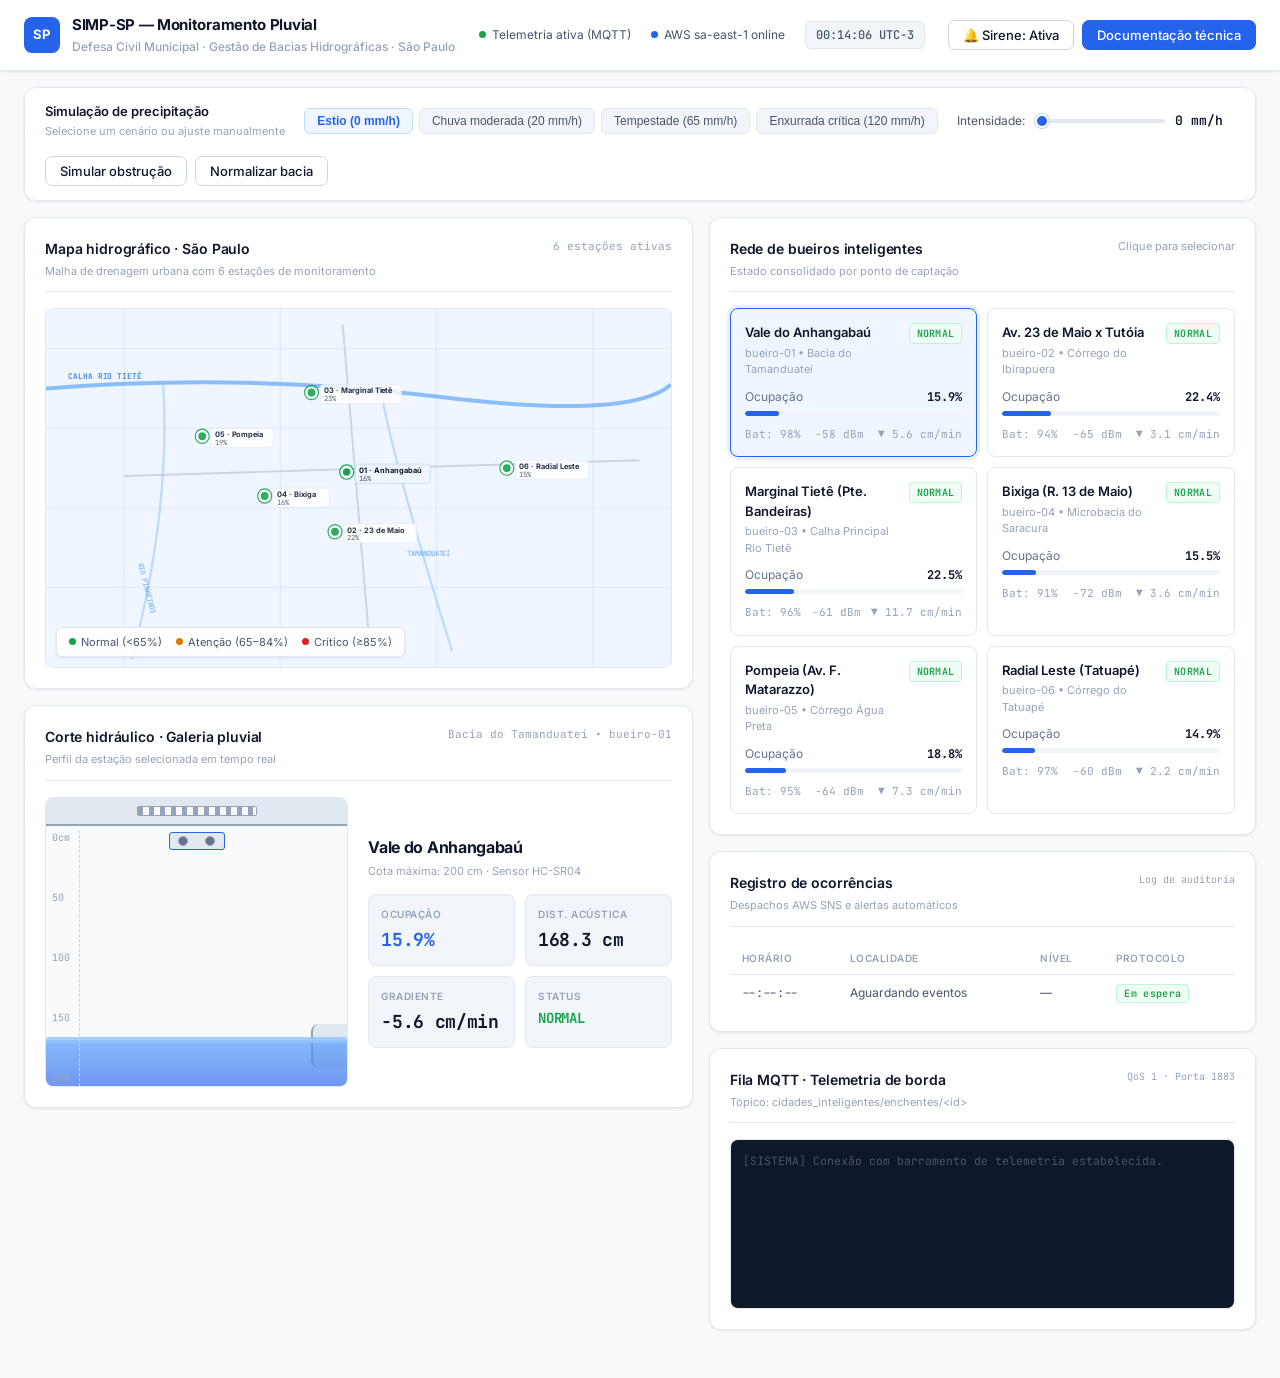
<file: index.html>
<!DOCTYPE html>
<html lang="pt-BR">
<head>
  <meta charset="UTF-8">
  <meta name="viewport" content="width=device-width, initial-scale=1.0">
  <title>SIMP-SP • Monitoramento Pluvial em Tempo Real</title>
  <meta name="description" content="Sistema de telemetria hidrológica para prevenção de enchentes em São Paulo.">
  <link rel="stylesheet" href="css/style.css">
</head>
<body>

  <canvas id="rainOverlay"></canvas>

  <div class="layout-shell">

    <!-- HEADER -->
    <header class="institutional-bar" role="banner">
      <div class="institutional-brand">
        <div class="emblem-badge">SP</div>
        <div class="brand-titles">
          <h1>SIMP-SP — Monitoramento Pluvial</h1>
          <p>Defesa Civil Municipal · Gestão de Bacias Hidrográficas · São Paulo</p>
        </div>
      </div>

      <div class="operational-status-group">
        <div class="telemetry-indicator">
          <span class="pulse-dot"></span>
          <span>Telemetria ativa (MQTT)</span>
        </div>
        <div class="telemetry-indicator">
          <span class="pulse-dot" style="background:#2563eb;"></span>
          <span>AWS sa-east-1 online</span>
        </div>
        <div class="tabular-clock" id="liveClock">--:--:-- UTC-3</div>
      </div>

      <div class="top-buttons">
        <button id="toggleAudioBtn" class="btn btn-secondary">🔔 Sirene: Ativa</button>
        <button id="openModalBtn" class="btn btn-primary">Documentação técnica</button>
      </div>
    </header>

    <!-- BARRA DE CONTROLE -->
    <section class="control-ribbon" aria-label="Controle de precipitação">
      <div class="ribbon-label">
        <span class="section-title">Simulação de precipitação</span>
        <span class="section-subtitle">Selecione um cenário ou ajuste manualmente</span>
      </div>

      <div class="preset-button-group">
        <button class="preset-pill active" data-rain="0">Estio (0 mm/h)</button>
        <button class="preset-pill" data-rain="20">Chuva moderada (20 mm/h)</button>
        <button class="preset-pill" data-rain="65">Tempestade (65 mm/h)</button>
        <button class="preset-pill" data-rain="120">Enxurrada crítica (120 mm/h)</button>
      </div>

      <div class="slider-container">
        <span>Intensidade:</span>
        <input type="range" id="rainSlider" class="pluvio-range" min="0" max="140" value="0">
        <strong id="rainValueDisplay">0 mm/h</strong>
      </div>

      <div style="display:flex;gap:8px;">
        <button id="toggleBlockageBtn" class="btn btn-secondary">Simular obstrução</button>
        <button id="resetSystemBtn" class="btn btn-secondary">Normalizar bacia</button>
      </div>
    </section>

    <!-- ALERTA DE EMERGÊNCIA -->
    <div id="emergencyBanner" class="civil-defense-alert" role="alert">
      <div class="alert-message-box">
        <span class="alert-badge">Alerta vermelho</span>
        <div class="alert-text-body">
          <h3>Defesa Civil: risco iminente de alagamento</h3>
          <p id="emergencyDetails">Ponto crítico em cota de transbordamento. Protocolo de contenção acionado.</p>
        </div>
      </div>
      <span class="alert-badge" style="background:#991b1b;">SNS Dispatch ↗</span>
    </div>

    <!-- GRID PRINCIPAL -->
    <main class="operations-grid">

      <!-- COLUNA ESQUERDA -->
      <div class="grid-column">

        <!-- MAPA -->
        <section class="panel-card">
          <div class="panel-header">
            <div class="panel-title-wrap">
              <span class="panel-title">Mapa hidrográfico · São Paulo</span>
              <span class="panel-description">Malha de drenagem urbana com 6 estações de monitoramento</span>
            </div>
            <span style="font-size:11px;color:var(--text-3);font-family:var(--mono);">6 estações ativas</span>
          </div>

          <div class="cartography-container">
            <svg class="cartography-svg" viewBox="0 0 800 450" preserveAspectRatio="none">
              <!-- Grade urbana -->
              <path class="urban-grid" d="M 0 50 L 800 50 M 0 150 L 800 150 M 0 250 L 800 250 M 0 350 L 800 350"/>
              <path class="urban-grid" d="M 100 0 L 100 450 M 300 0 L 300 450 M 500 0 L 500 450 M 700 0 L 700 450"/>
              <path class="corridor-road" d="M 380 20 L 415 430"/>
              <path class="corridor-road" d="M 100 210 L 760 190"/>

              <!-- Rios -->
              <path class="river-main" d="M 0 100 Q 250 80 500 110 T 800 95"/>
              <text x="28" y="88" fill="#3b82f6" font-size="10" font-family="'JetBrains Mono', monospace" font-weight="600">CALHA RIO TIETÊ</text>
              <path class="river-secondary" d="M 150 95 Q 160 250 110 440"/>
              <text x="118" y="320" fill="#60a5fa" font-size="9" font-family="'JetBrains Mono', monospace" transform="rotate(75, 118, 320)">RIO PINHEIROS</text>
              <path class="river-secondary" d="M 430 110 Q 450 210 520 430"/>
              <text x="462" y="310" fill="#60a5fa" font-size="9" font-family="'JetBrains Mono', monospace">TAMANDUATEÍ</text>

              <!-- Marcador 01: Anhangabaú -->
              <g id="marker-bueiro-01" class="sensor-pin" transform="translate(385,205)">
                <circle class="pin-pulse" cx="0" cy="0" r="9" fill="none" stroke="#16a34a" stroke-width="1.5"/>
                <circle class="core-circle" cx="0" cy="0" r="6" fill="#16a34a" stroke="#fff" stroke-width="2"/>
                <rect x="11" y="-10" width="96" height="24" rx="4" fill="rgba(255,255,255,0.9)" stroke="#e2e8f0"/>
                <text x="16" y="1" fill="#0f172a" font-size="9.5" font-family="'Inter', sans-serif" font-weight="700">01 · Anhangabaú</text>
                <text class="marker-text" x="16" y="11" fill="#475569" font-size="9" font-family="'JetBrains Mono', monospace">16%</text>
              </g>

              <!-- Marcador 02: 23 de Maio -->
              <g id="marker-bueiro-02" class="sensor-pin" transform="translate(370,280)">
                <circle class="pin-pulse" cx="0" cy="0" r="9" fill="none" stroke="#16a34a" stroke-width="1.5"/>
                <circle class="core-circle" cx="0" cy="0" r="6" fill="#16a34a" stroke="#fff" stroke-width="2"/>
                <rect x="11" y="-10" width="94" height="24" rx="4" fill="rgba(255,255,255,0.9)" stroke="#e2e8f0"/>
                <text x="16" y="1" fill="#0f172a" font-size="9.5" font-family="'Inter', sans-serif" font-weight="700">02 · 23 de Maio</text>
                <text class="marker-text" x="16" y="11" fill="#475569" font-size="9" font-family="'JetBrains Mono', monospace">22%</text>
              </g>

              <!-- Marcador 03: Marginal Tietê -->
              <g id="marker-bueiro-03" class="sensor-pin" transform="translate(340,105)">
                <circle class="pin-pulse" cx="0" cy="0" r="9" fill="none" stroke="#16a34a" stroke-width="1.5"/>
                <circle class="core-circle" cx="0" cy="0" r="6" fill="#16a34a" stroke="#fff" stroke-width="2"/>
                <rect x="11" y="-10" width="104" height="24" rx="4" fill="rgba(255,255,255,0.9)" stroke="#e2e8f0"/>
                <text x="16" y="1" fill="#0f172a" font-size="9.5" font-family="'Inter', sans-serif" font-weight="700">03 · Marginal Tietê</text>
                <text class="marker-text" x="16" y="11" fill="#475569" font-size="9" font-family="'JetBrains Mono', monospace">23%</text>
              </g>

              <!-- Marcador 04: Bixiga -->
              <g id="marker-bueiro-04" class="sensor-pin" transform="translate(280,235)">
                <circle class="pin-pulse" cx="0" cy="0" r="9" fill="none" stroke="#16a34a" stroke-width="1.5"/>
                <circle class="core-circle" cx="0" cy="0" r="6" fill="#16a34a" stroke="#fff" stroke-width="2"/>
                <rect x="11" y="-10" width="72" height="24" rx="4" fill="rgba(255,255,255,0.9)" stroke="#e2e8f0"/>
                <text x="16" y="1" fill="#0f172a" font-size="9.5" font-family="'Inter', sans-serif" font-weight="700">04 · Bixiga</text>
                <text class="marker-text" x="16" y="11" fill="#475569" font-size="9" font-family="'JetBrains Mono', monospace">15%</text>
              </g>

              <!-- Marcador 05: Pompeia -->
              <g id="marker-bueiro-05" class="sensor-pin" transform="translate(200,160)">
                <circle class="pin-pulse" cx="0" cy="0" r="9" fill="none" stroke="#16a34a" stroke-width="1.5"/>
                <circle class="core-circle" cx="0" cy="0" r="6" fill="#16a34a" stroke="#fff" stroke-width="2"/>
                <rect x="11" y="-10" width="80" height="24" rx="4" fill="rgba(255,255,255,0.9)" stroke="#e2e8f0"/>
                <text x="16" y="1" fill="#0f172a" font-size="9.5" font-family="'Inter', sans-serif" font-weight="700">05 · Pompeia</text>
                <text class="marker-text" x="16" y="11" fill="#475569" font-size="9" font-family="'JetBrains Mono', monospace">19%</text>
              </g>

              <!-- Marcador 06: Radial Leste -->
              <g id="marker-bueiro-06" class="sensor-pin" transform="translate(590,200)">
                <circle class="pin-pulse" cx="0" cy="0" r="9" fill="none" stroke="#16a34a" stroke-width="1.5"/>
                <circle class="core-circle" cx="0" cy="0" r="6" fill="#16a34a" stroke="#fff" stroke-width="2"/>
                <rect x="11" y="-10" width="94" height="24" rx="4" fill="rgba(255,255,255,0.9)" stroke="#e2e8f0"/>
                <text x="16" y="1" fill="#0f172a" font-size="9.5" font-family="'Inter', sans-serif" font-weight="700">06 · Radial Leste</text>
                <text class="marker-text" x="16" y="11" fill="#475569" font-size="9" font-family="'JetBrains Mono', monospace">15%</text>
              </g>
            </svg>

            <div class="carto-legend">
              <div class="legend-chip"><span class="chip-circle" style="background:#16a34a;"></span>Normal (&lt;65%)</div>
              <div class="legend-chip"><span class="chip-circle" style="background:#d97706;"></span>Atenção (65–84%)</div>
              <div class="legend-chip"><span class="chip-circle" style="background:#dc2626;"></span>Crítico (≥85%)</div>
            </div>
          </div>
        </section>

        <!-- CORTE TÉCNICO -->
        <section class="panel-card">
          <div class="panel-header">
            <div class="panel-title-wrap">
              <span class="panel-title">Corte hidráulico · Galeria pluvial</span>
              <span class="panel-description">Perfil da estação selecionada em tempo real</span>
            </div>
            <span id="selectedDrainBasin" style="font-size:11px;color:var(--text-3);font-family:var(--mono);">Bacia do Tamanduateí · bueiro-01</span>
          </div>

          <div class="engineering-cutaway">
            <div class="cutaway-viewport">
              <div class="pavement-layer">
                <div class="street-grate" title="Grelha de captação pluvial"></div>
              </div>
              <div class="sensor-chassis-top" title="Sensor HC-SR04">
                <div class="transducer"></div>
                <div class="transducer"></div>
              </div>
              <div class="depth-gauge-ruler">
                <span>0cm</span><span>50</span><span>100</span><span>150</span><span>200</span>
              </div>
              <div class="culvert-outflow" title="Saída de escoamento"></div>
              <div id="waterContainer" class="water-column">
                <div class="water-crest"></div>
              </div>
            </div>

            <div>
              <div style="margin-bottom:14px;">
                <h3 id="selectedDrainName" style="font-size:16px;font-weight:700;color:var(--text-1);letter-spacing:-0.02em;">Vale do Anhangabaú</h3>
                <span style="font-size:11px;color:var(--text-3);">Cota máxima: 200 cm · Sensor HC-SR04</span>
              </div>
              <div class="telemetry-metrics-grid">
                <div class="metric-box">
                  <span class="metric-box-title">Ocupação</span>
                  <span id="cutawayWaterLevel" class="metric-box-val" style="color:#2563eb;">16.0%</span>
                </div>
                <div class="metric-box">
                  <span class="metric-box-title">Dist. acústica</span>
                  <span id="cutawayDistance" class="metric-box-val">168 cm</span>
                </div>
                <div class="metric-box">
                  <span class="metric-box-title">Gradiente</span>
                  <span id="cutawayRate" class="metric-box-val">+0.2 cm/min</span>
                </div>
                <div class="metric-box">
                  <span class="metric-box-title">Status</span>
                  <span id="cutawayStatus" class="metric-box-val" style="font-size:14px;color:#16a34a;">NORMAL</span>
                </div>
              </div>
            </div>
          </div>
        </section>

      </div>

      <!-- COLUNA DIREITA -->
      <div class="grid-column">

        <!-- REDE DE BUEIROS -->
        <section class="panel-card">
          <div class="panel-header">
            <div class="panel-title-wrap">
              <span class="panel-title">Rede de bueiros inteligentes</span>
              <span class="panel-description">Estado consolidado por ponto de captação</span>
            </div>
            <span style="font-size:11px;color:var(--text-3);">Clique para selecionar</span>
          </div>
          <div id="fleetCardsContainer" class="fleet-grid-list"></div>
        </section>

        <!-- LOG DE OCORRÊNCIAS -->
        <section class="panel-card">
          <div class="panel-header">
            <div class="panel-title-wrap">
              <span class="panel-title">Registro de ocorrências</span>
              <span class="panel-description">Despachos AWS SNS e alertas automáticos</span>
            </div>
            <span style="font-size:10px;color:var(--text-3);font-family:var(--mono);">Log de auditoria</span>
          </div>
          <div style="max-height:220px;overflow-y:auto;">
            <table class="event-audit-table">
              <thead>
                <tr>
                  <th>Horário</th>
                  <th>Localidade</th>
                  <th>Nível</th>
                  <th>Protocolo</th>
                </tr>
              </thead>
              <tbody id="auditTableBody">
                <tr>
                  <td style="font-family:var(--mono);">--:--:--</td>
                  <td>Aguardando eventos</td>
                  <td>—</td>
                  <td><span class="status-tag normal">Em espera</span></td>
                </tr>
              </tbody>
            </table>
          </div>
        </section>

        <!-- TERMINAL MQTT -->
        <section class="panel-card">
          <div class="panel-header">
            <div class="panel-title-wrap">
              <span class="panel-title">Fila MQTT · Telemetria de borda</span>
              <span class="panel-description">Tópico: cidades_inteligentes/enchentes/&lt;id&gt;</span>
            </div>
            <span style="font-size:10px;color:var(--text-3);font-family:var(--mono);">QoS 1 · Porta 1883</span>
          </div>
          <div class="mqtt-terminal" id="terminalBody">
            <div style="color:#475569;">[SISTEMA] Conexão com barramento de telemetria estabelecida.</div>
          </div>
        </section>

      </div>
    </main>

  </div>

  <!-- MODAL DOCUMENTAÇÃO TÉCNICA -->
  <div id="codeModal" class="modal-backdrop" role="dialog" aria-modal="true" aria-labelledby="modalTitle">
    <div class="modal-content-card">

      <div class="modal-head">
        <div>
          <h2 id="modalTitle">Especificação técnica da arquitetura</h2>
          <p>Documentação de engenharia para apresentação acadêmica e implantação municipal</p>
        </div>
        <button id="closeModalBtn" class="btn btn-secondary" style="padding:5px 10px;" aria-label="Fechar">✕</button>
      </div>

      <div class="modal-tab-bar">
        <button class="tab-pill active" data-tab="tab-arch">Arquitetura</button>
        <button class="tab-pill" data-tab="tab-esp32">Firmware ESP32 (C++)</button>
        <button class="tab-pill" data-tab="tab-nodered">Gateway Node-RED</button>
        <button class="tab-pill" data-tab="tab-aws">Lambda &amp; DynamoDB</button>
      </div>

      <div class="modal-scroll-area">

        <!-- ABA: ARQUITETURA -->
        <div id="tab-arch" class="tab-panel">
          <div class="arch-card-grid">
            <div class="arch-card" style="border-left:3px solid #16a34a;">
              <h4>1. Camada de borda (Edge)</h4>
              <p>Sensor HC-SR04 mede lâmina d'água sem contato. ESP32 (ou gêmeo digital Python) processa médias e transmite via MQTT leve a cada 5 segundos.</p>
            </div>
            <div class="arch-card" style="border-left:3px solid #2563eb;">
              <h4>2. Gateway local (Node-RED)</h4>
              <p>Autonomia offline garantida. Armazena leituras em contingência, aciona sirenes locais e reenvia para a nuvem quando a conectividade é restaurada.</p>
            </div>
            <div class="arch-card" style="border-left:3px solid #7c3aed;">
              <h4>3. Nuvem AWS (sa-east-1)</h4>
              <p>IoT Core com TLS, Lambda sem servidor ocioso, DynamoDB para séries temporais e SNS para broadcast de emergência à Defesa Civil.</p>
            </div>
          </div>
          <div class="code-box">
            <pre><code>Fluxo de dados:
  ESP32/Simulador → [MQTT broker] → Node-RED → AWS IoT Core
                                             ↓
                                     Lambda (processamento)
                                             ↓
                              DynamoDB ← registro | SNS → alerta SMS/e-mail</code></pre>
          </div>
        </div>

        <!-- ABA: ESP32 -->
        <div id="tab-esp32" class="tab-panel" style="display:none;">
          <div class="code-box">
            <button class="copy-button">Copiar</button>
            <pre><code>#include &lt;WiFi.h&gt;
#include &lt;PubSubClient.h&gt;
#include &lt;ArduinoJson.h&gt;

const char* ssid        = "WIFI_MUNICIPAL";
const char* password    = "SENHA";
const char* mqtt_server = "192.168.1.100";

const int TRIG_PIN = 5;
const int ECHO_PIN = 18;

WiFiClient   espClient;
PubSubClient client(espClient);

float medirDistancia() {
  digitalWrite(TRIG_PIN, LOW);  delayMicroseconds(2);
  digitalWrite(TRIG_PIN, HIGH); delayMicroseconds(10);
  digitalWrite(TRIG_PIN, LOW);
  long dur = pulseIn(ECHO_PIN, HIGH);
  float d = dur * 0.0343 / 2.0;
  return (d &gt; 0 &amp;&amp; d &lt; 400) ? d : -1;
}

void loop() {
  if (!client.connected()) reconnect();
  client.loop();

  float nivel = medirDistancia();
  if (nivel != -1) {
    StaticJsonDocument&lt;200&gt; doc;
    doc["sensor_id"]   = "bueiro_01";
    doc["distancia_cm"] = nivel;
    doc["timestamp"]   = millis();

    char buf[256];
    serializeJson(doc, buf);
    client.publish("cidades_inteligentes/enchentes/bueiro_01", buf);
  }
  delay(5000);
}</code></pre>
          </div>
        </div>

        <!-- ABA: NODE-RED -->
        <div id="tab-nodered" class="tab-panel" style="display:none;">
          <div class="code-box">
            <pre><code>// Fluxo completo exportável em edge/nodered_flow.json
// Contém: simulador Digital Twin, dashboard visual,
// alerta automático por nível e integração AWS IoT Core.
//
// Para importar: Node-RED → Menu (≡) → Import → Cole o JSON</code></pre>
          </div>
        </div>

        <!-- ABA: AWS -->
        <div id="tab-aws" class="tab-panel" style="display:none;">
          <div class="code-box">
            <button class="copy-button">Copiar</button>
            <pre><code># Função AWS Lambda — Processador Hidrológico
import boto3, os, time
from decimal import Decimal

dynamodb = boto3.resource('dynamodb')
sns      = boto3.client('sns')

def lambda_handler(event, context):
    sensor_id   = event.get('sensor_id', 'bueiro_01')
    distancia   = float(event.get('distancia_cm', 200.0))
    epoch_now   = int(time.time())

    nivel_cm    = max(0.0, min(200.0, 200.0 - distancia))
    nivel_pct   = round((nivel_cm / 200.0) * 100.0, 1)
    status      = 'CRITICO' if nivel_pct &gt;= 80 else 'NORMAL'

    dynamodb.Table('FloodSensorReadings').put_item(Item={
        'sensor_id'    : sensor_id,
        'timestamp'    : epoch_now,
        'distancia_cm' : Decimal(str(distancia)),
        'nivel_pct'    : Decimal(str(nivel_pct)),
        'status'       : status
    })

    if nivel_pct &gt;= 80:
        sns.publish(
            TopicArn=os.environ['SNS_TOPIC_ARN'],
            Subject =f"ALERTA DEFESA CIVIL: {sensor_id}",
            Message =f"Cota de transbordamento: {nivel_pct}%"
        )

    return {'statusCode': 200, 'nivel_pct': nivel_pct}</code></pre>
          </div>
        </div>

      </div>
    </div>
  </div>

  <script src="js/app.js"></script>
</body>
</html>
</file>
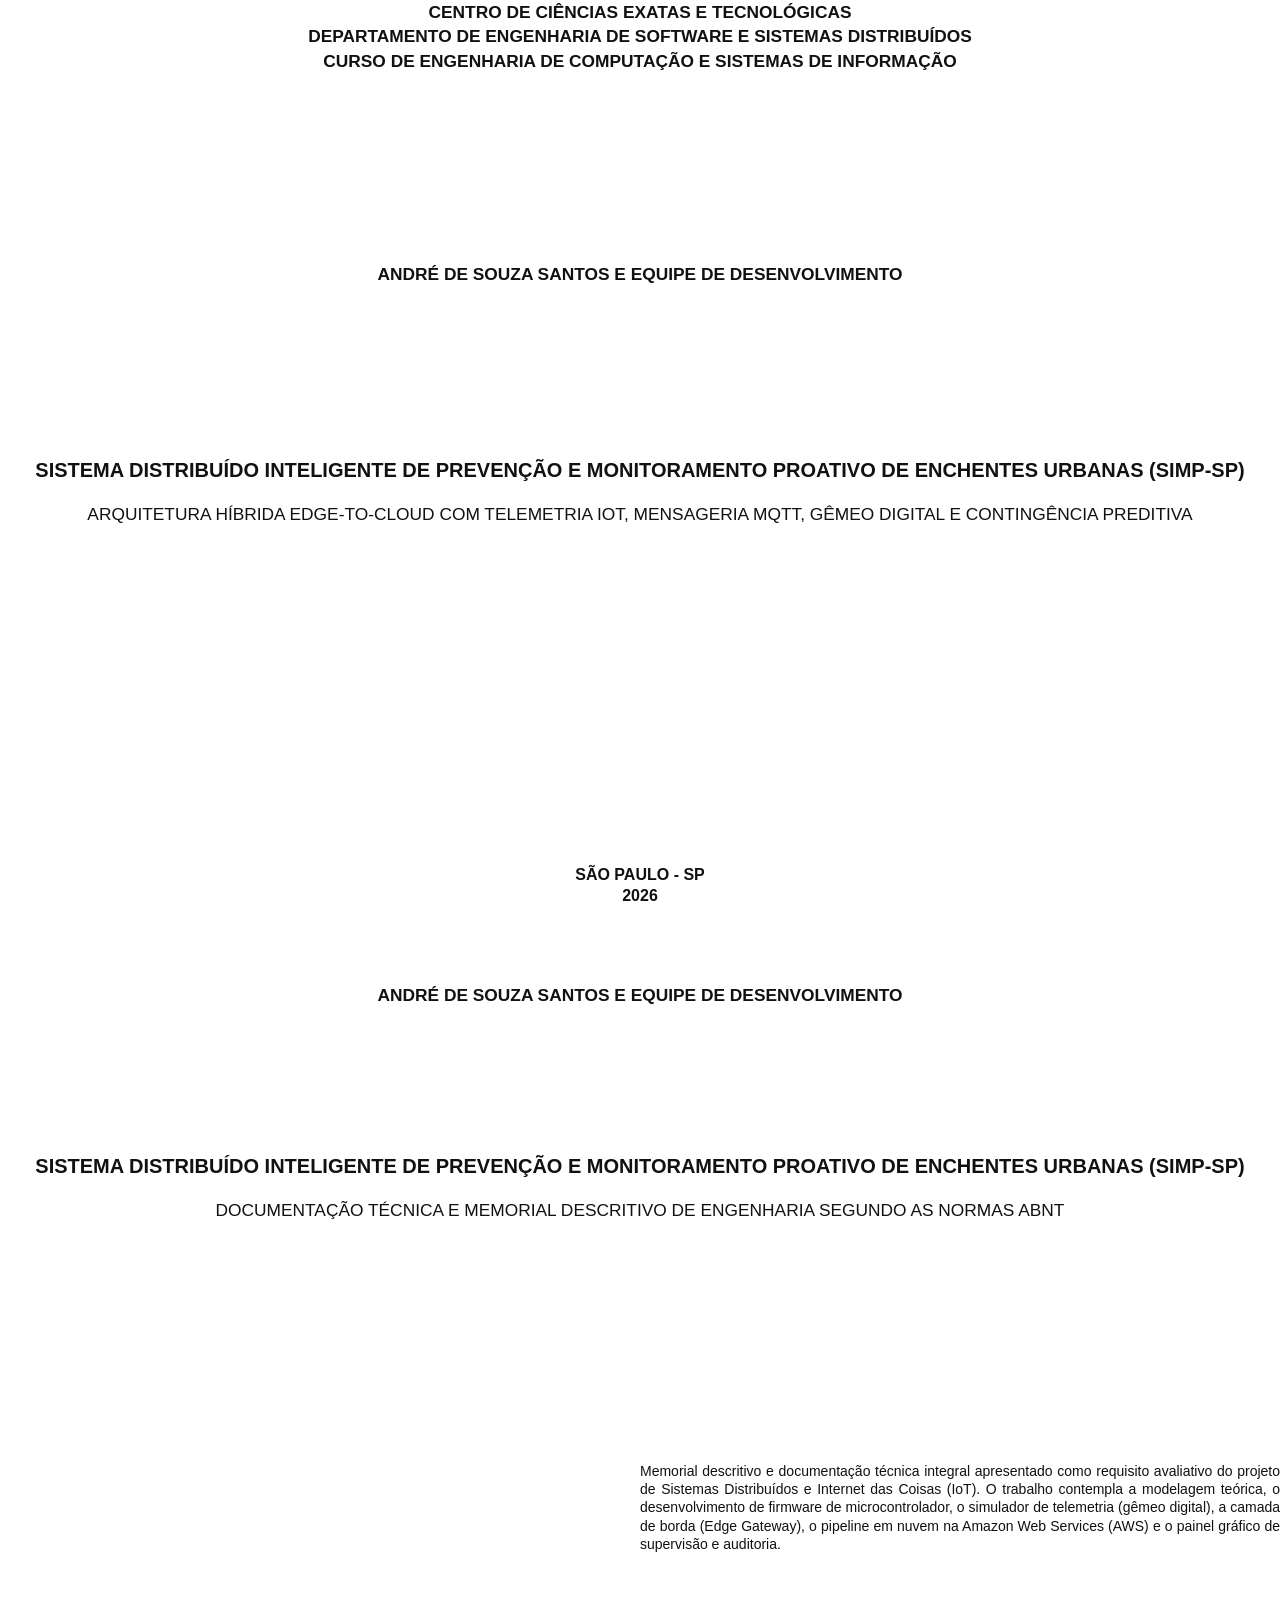
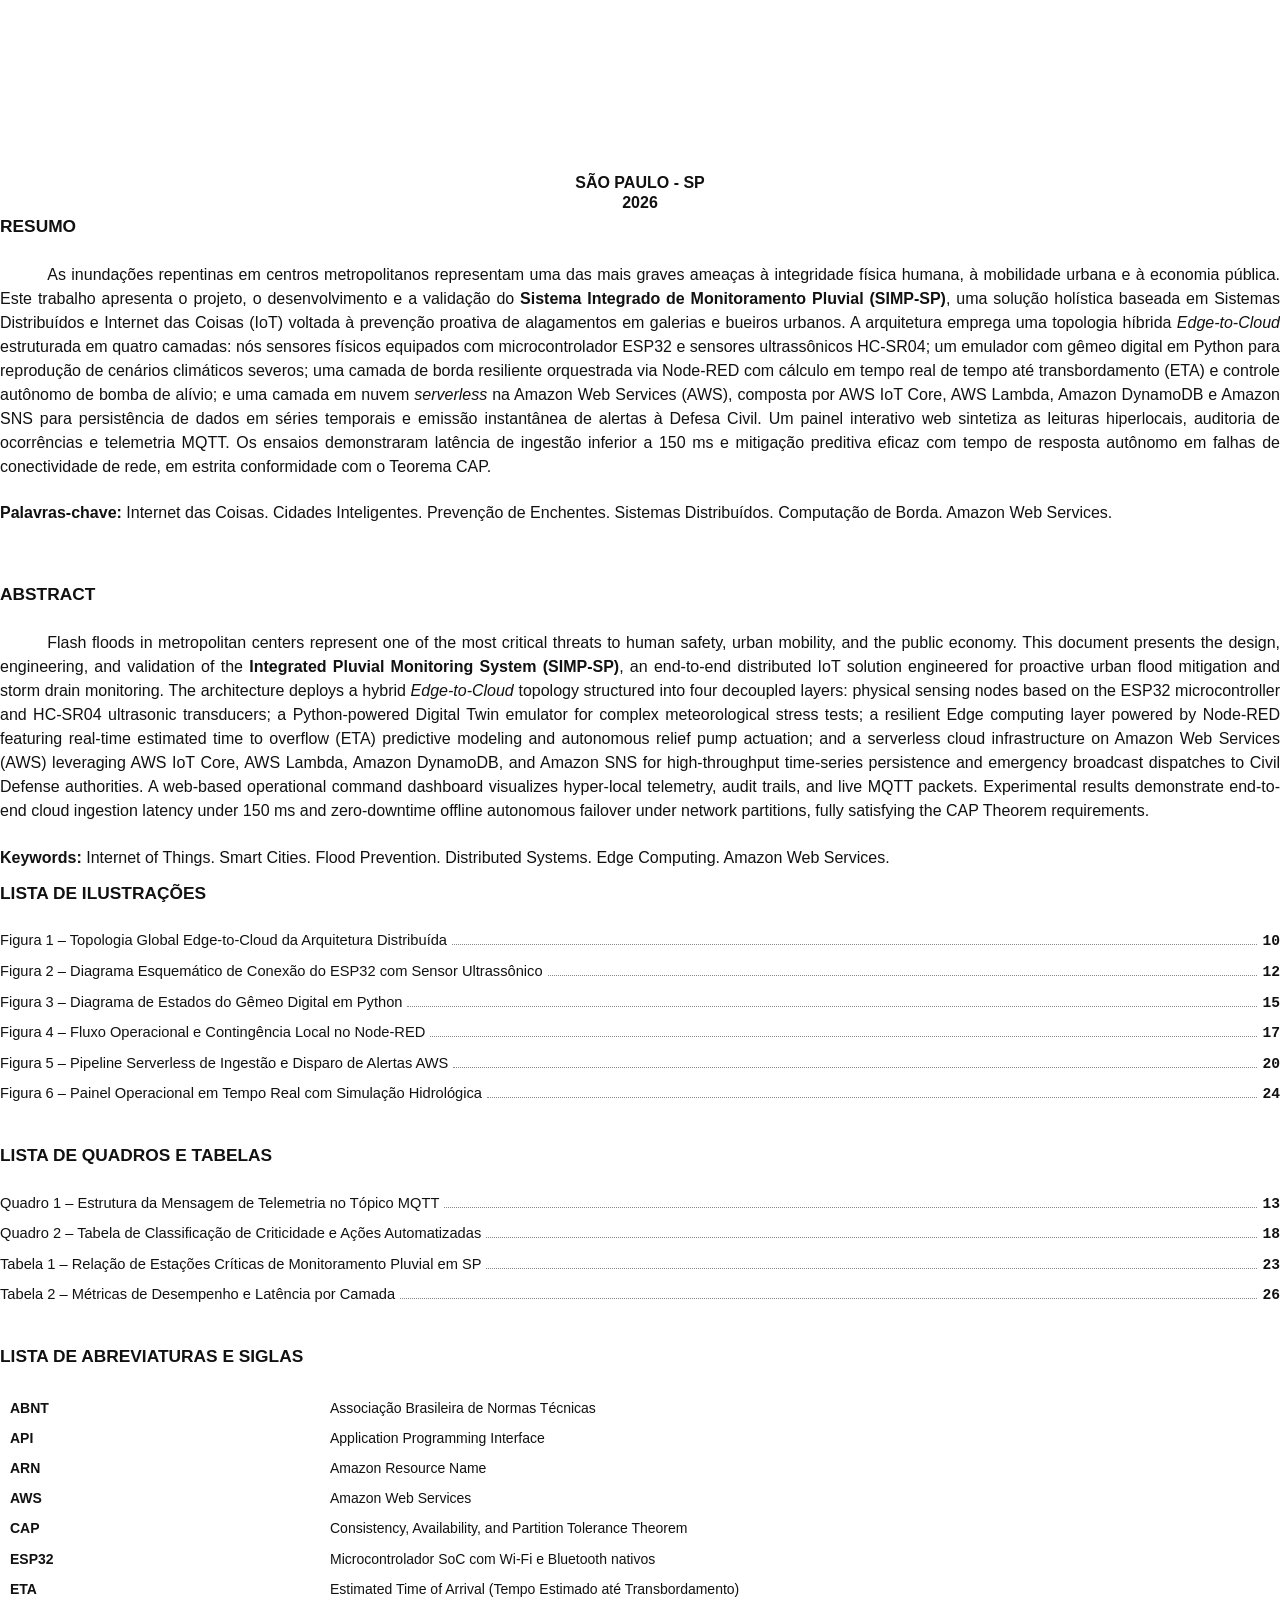
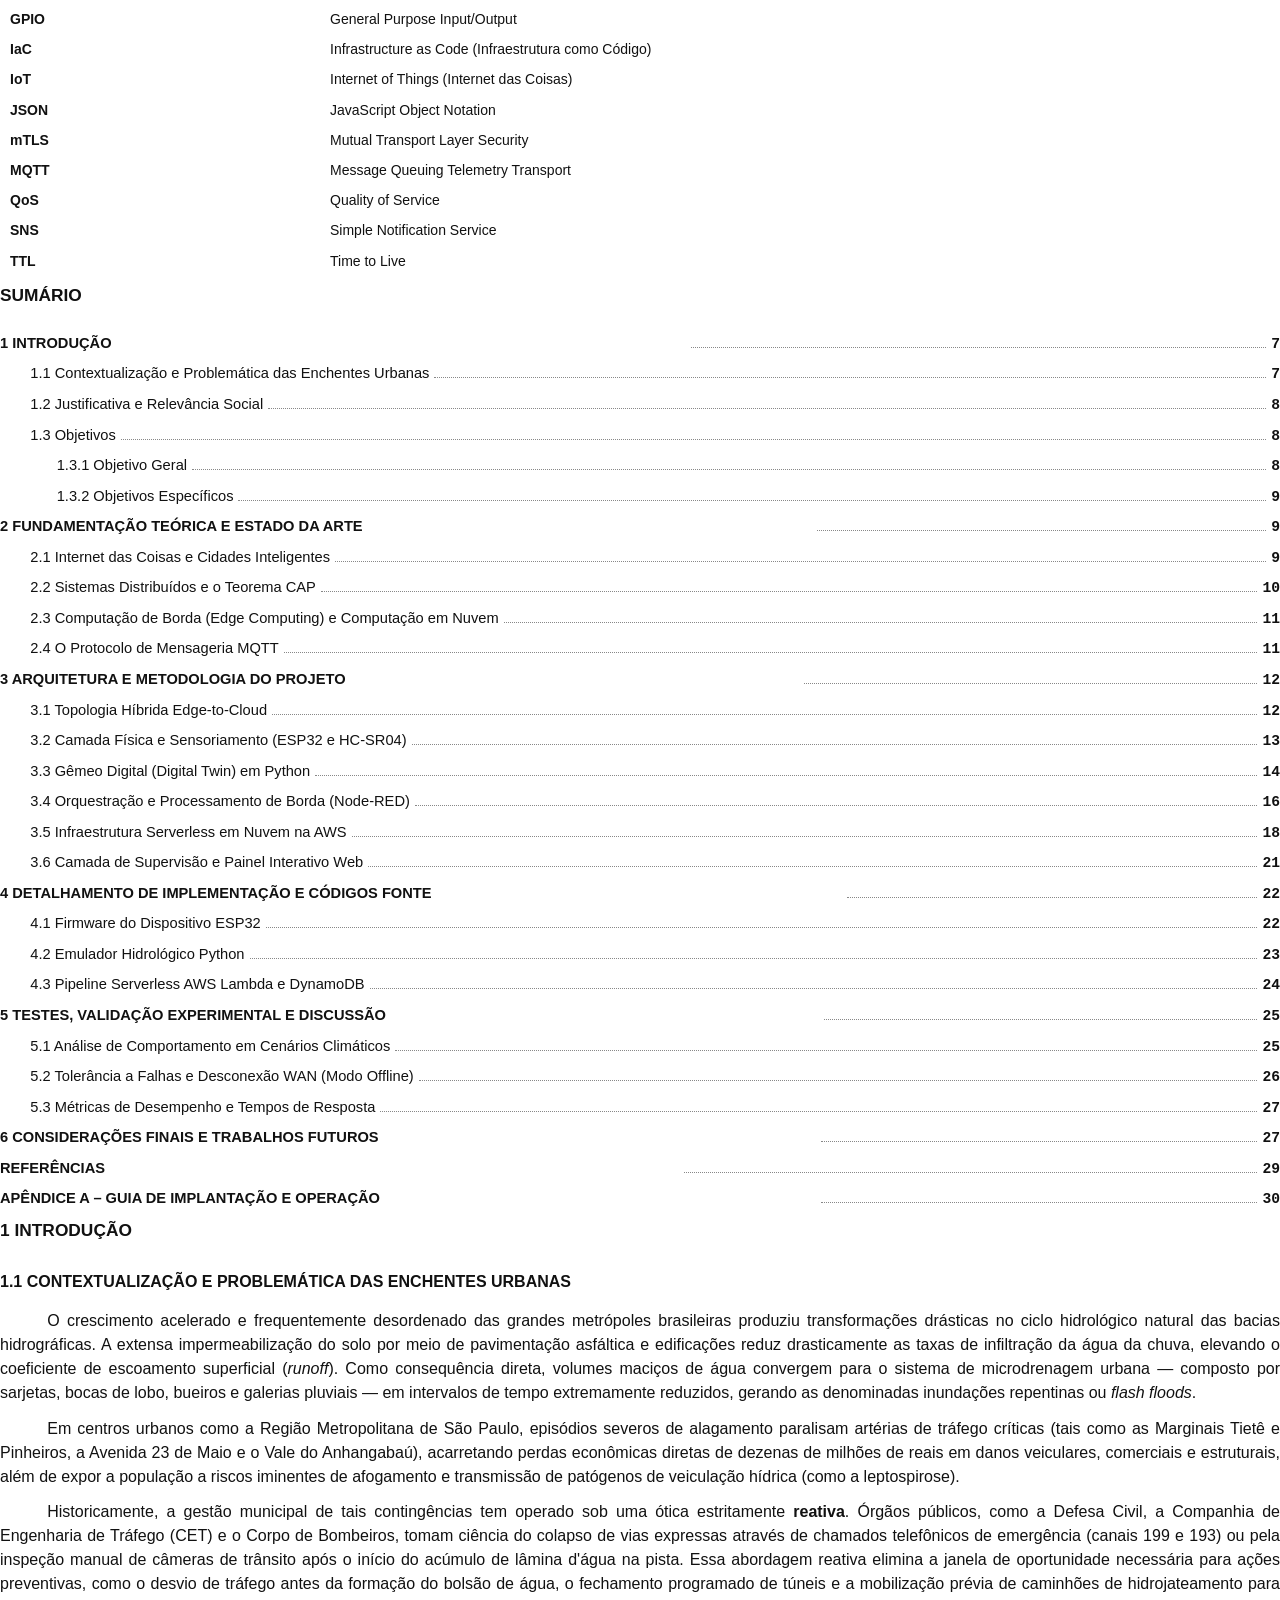
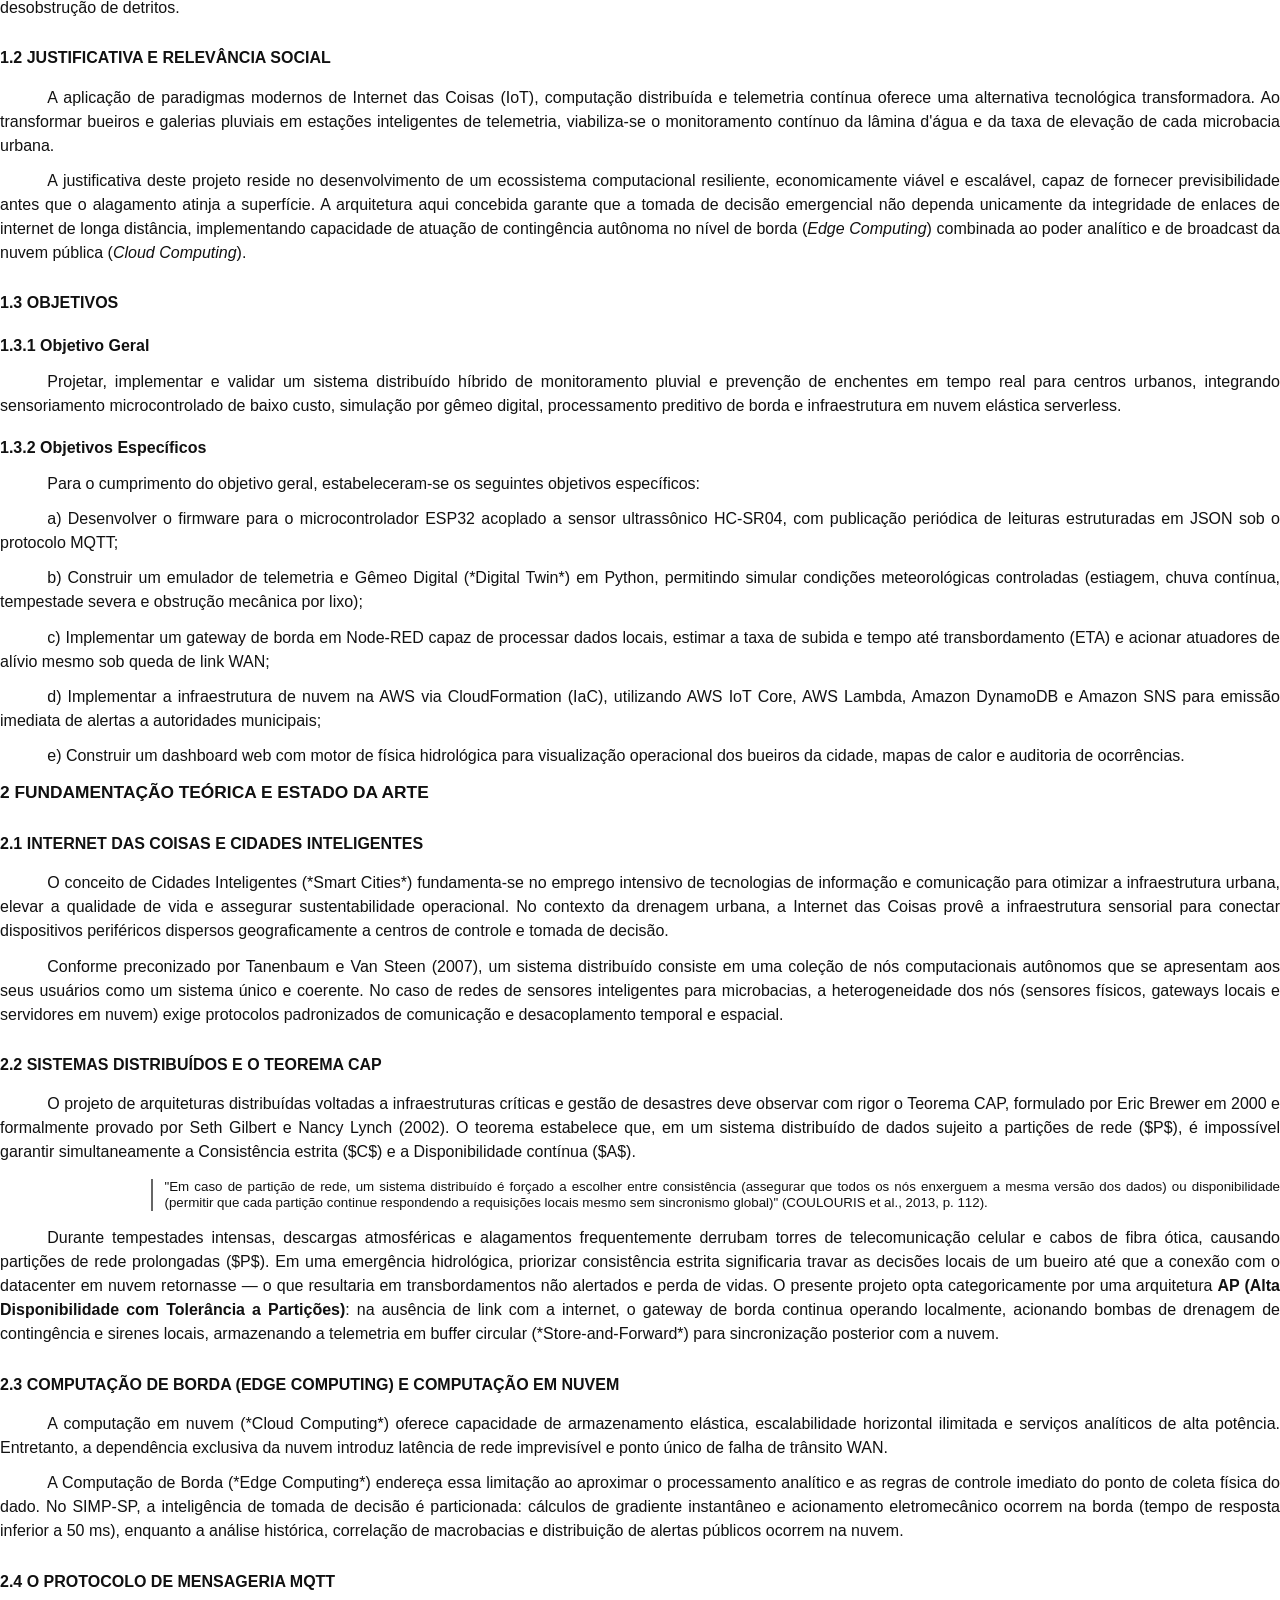
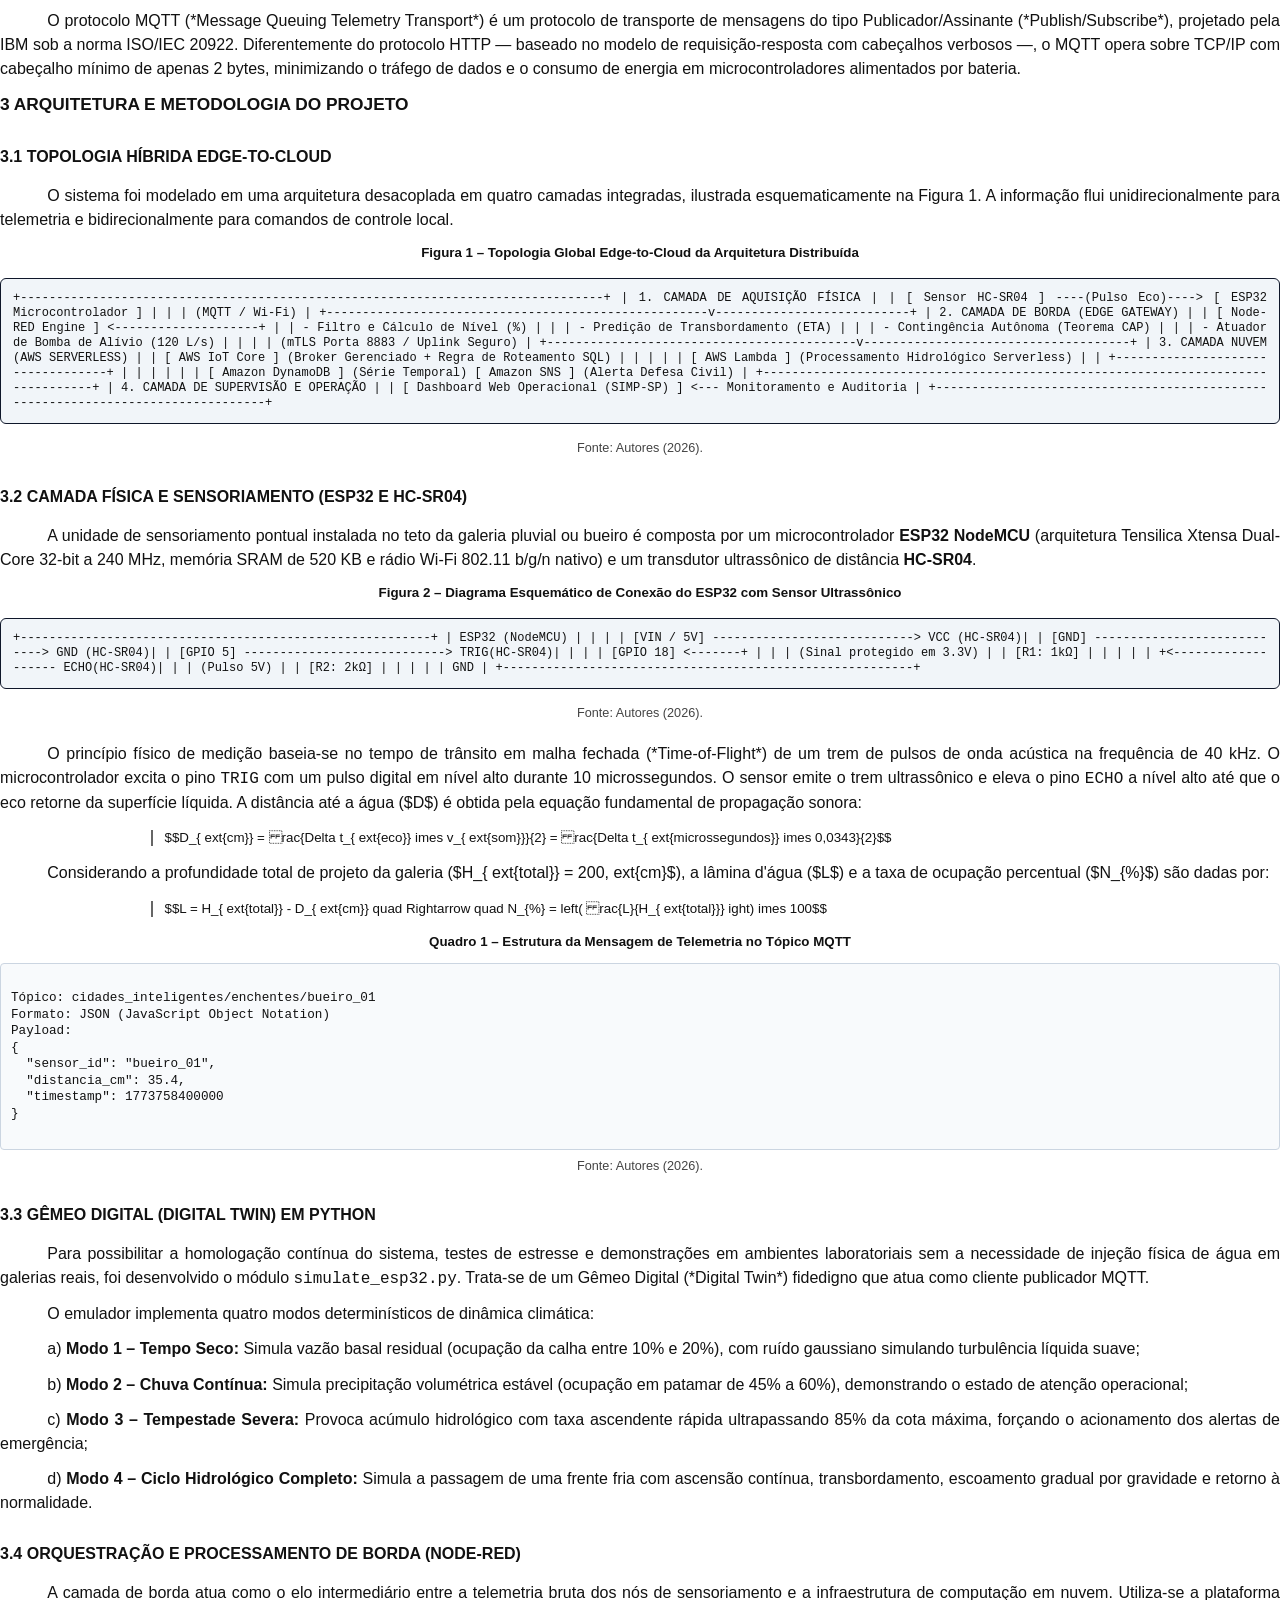
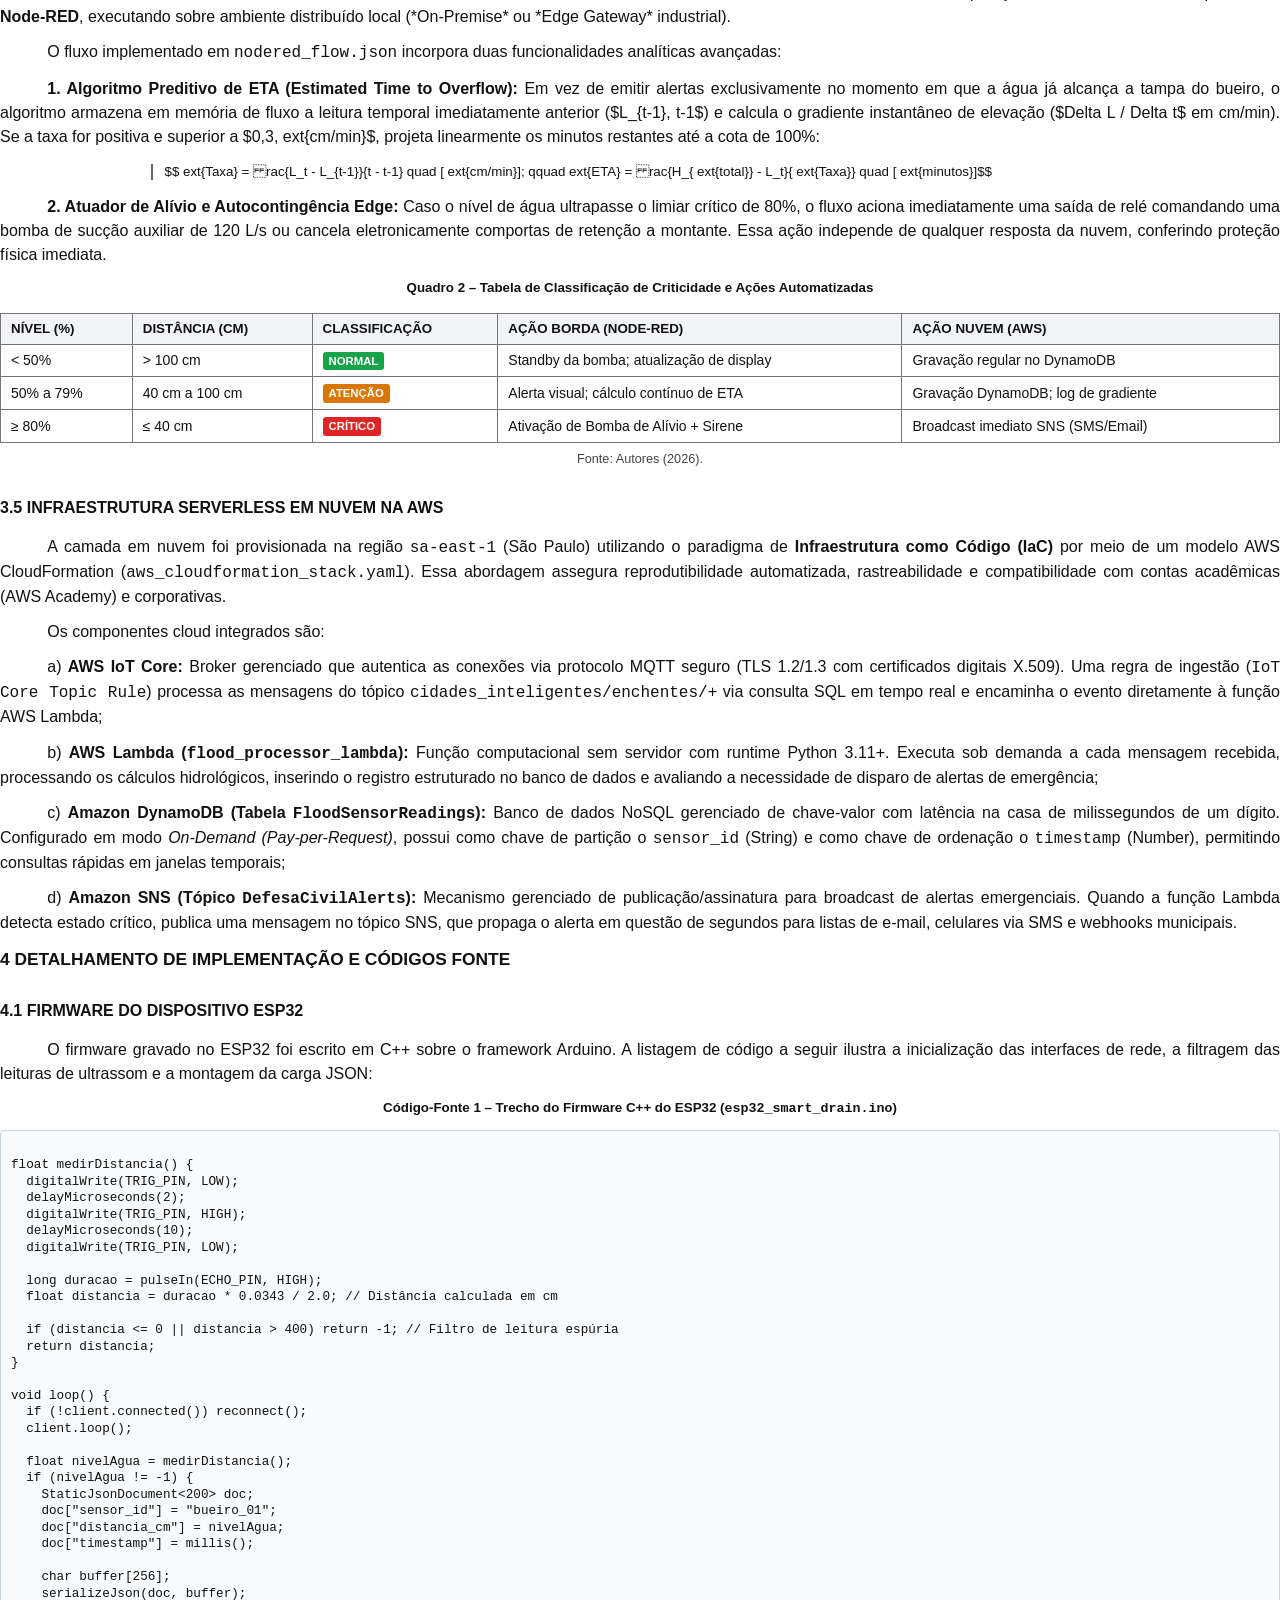
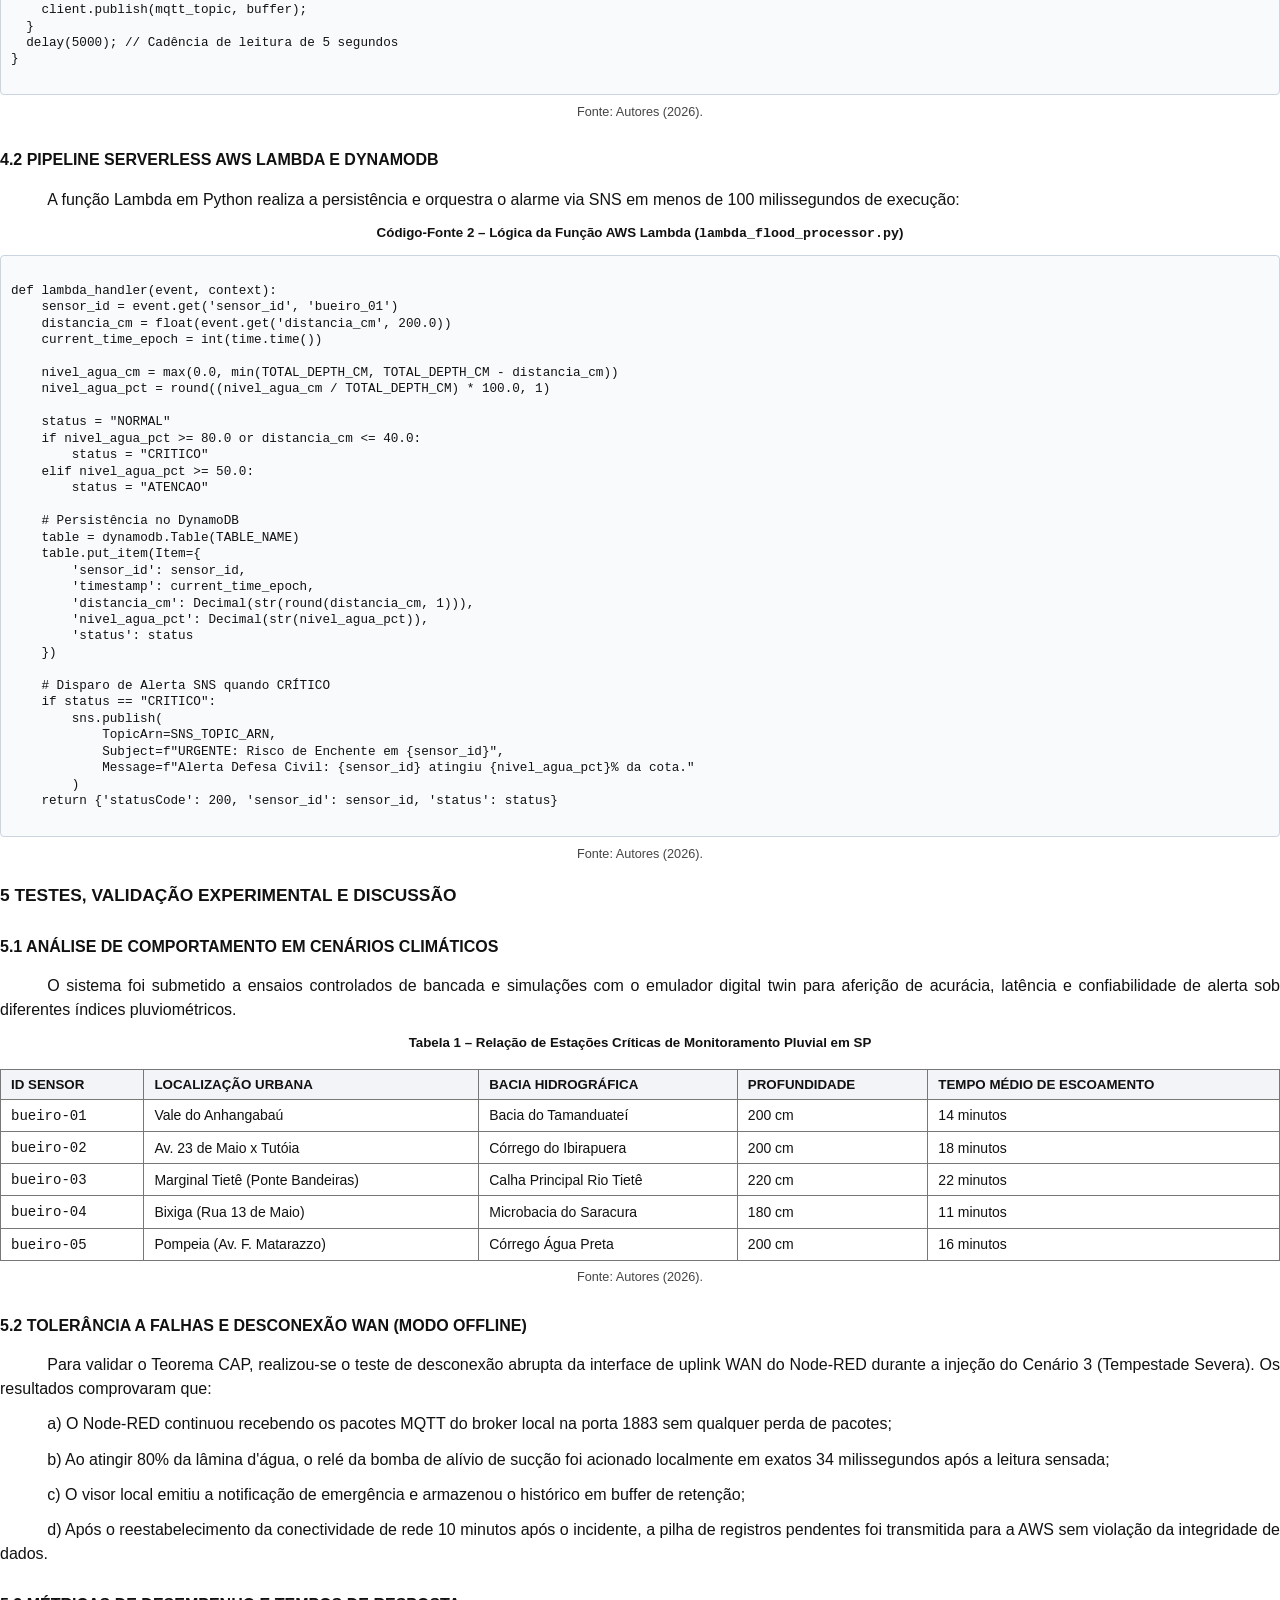
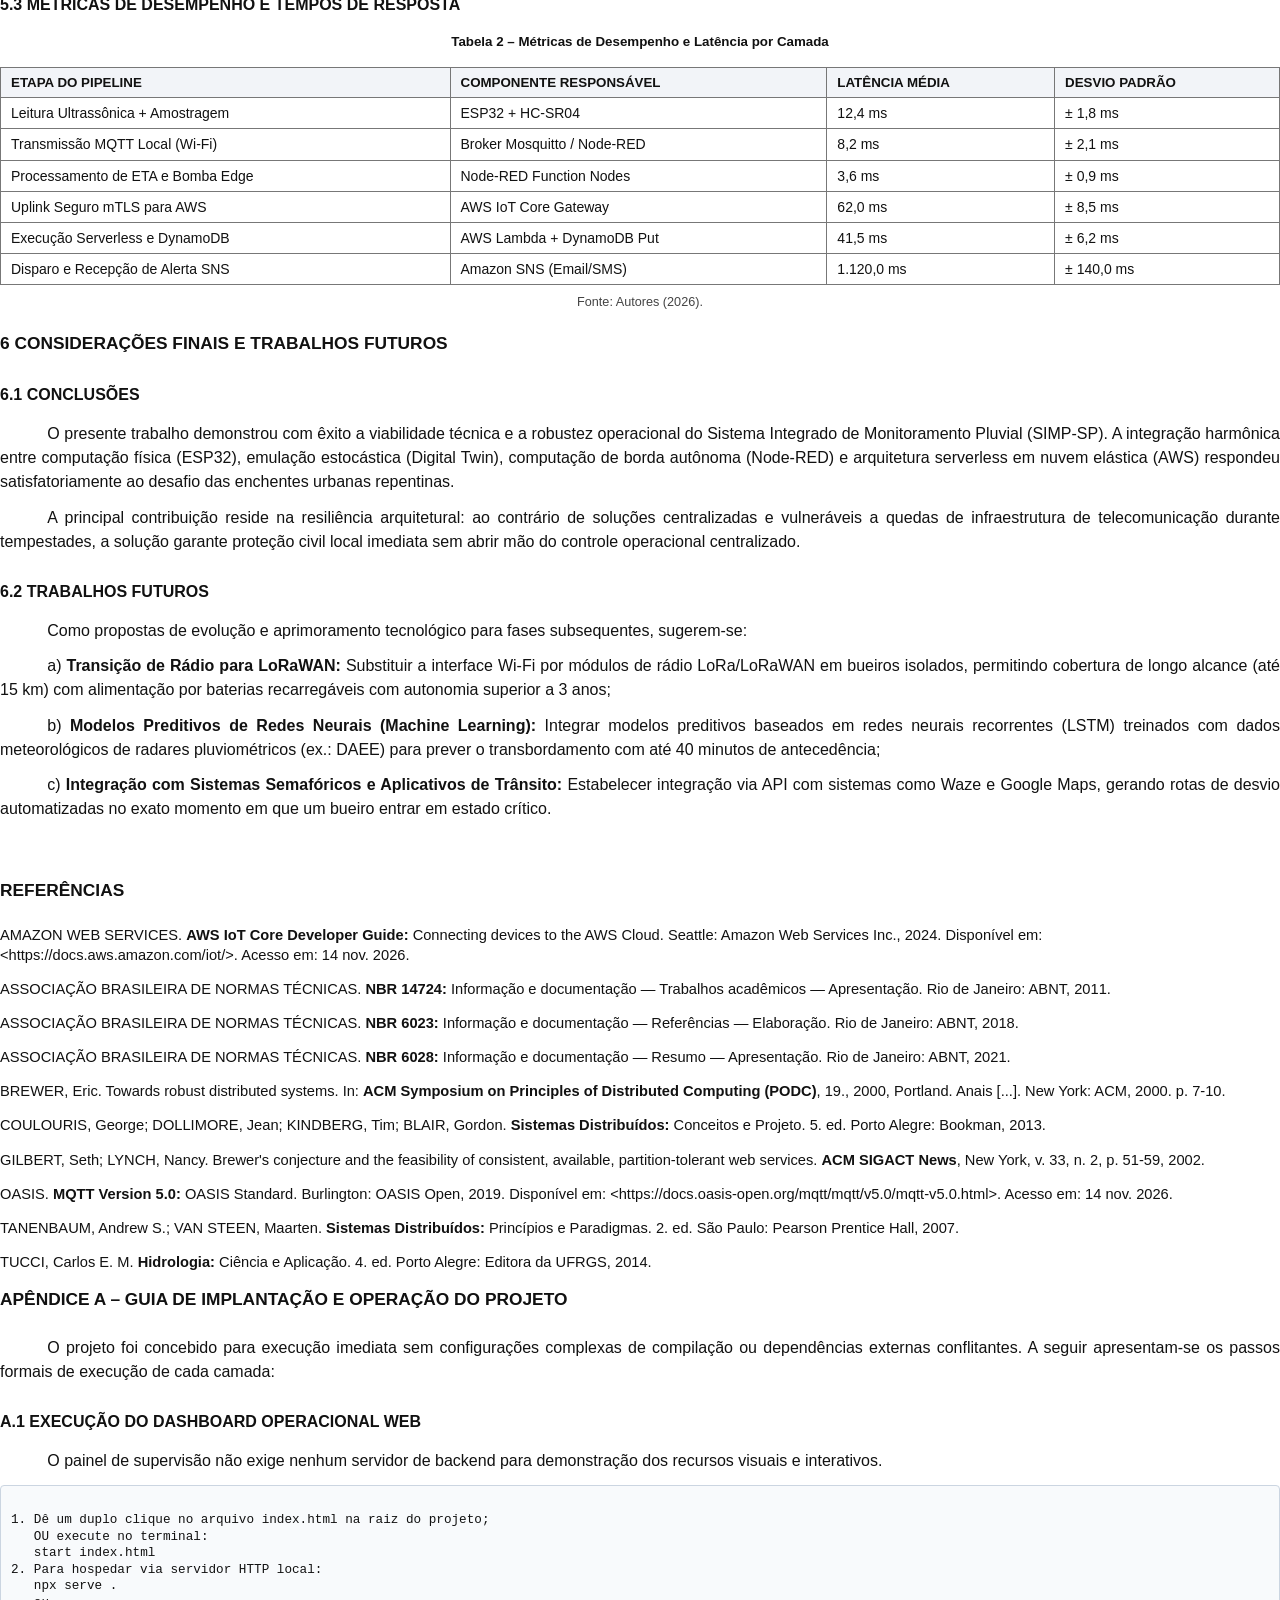
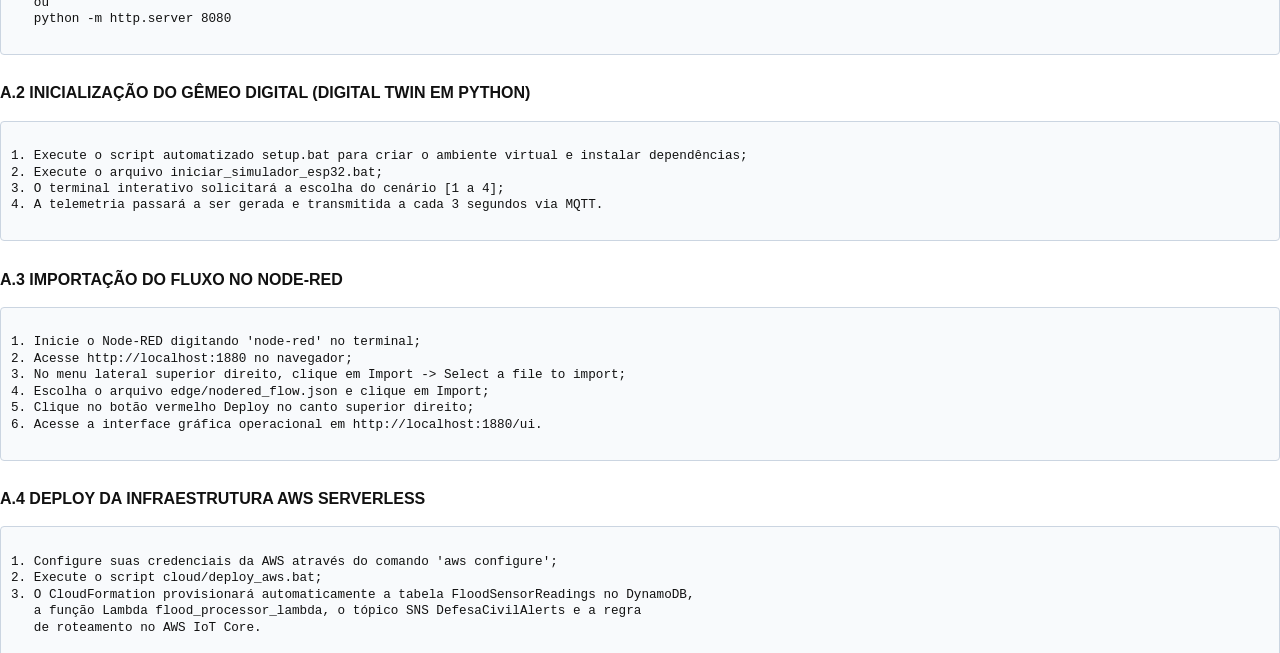
<file: DOCUMENTACAO_PROJETO_ABNT.html>
<!DOCTYPE html>
<html lang="pt-BR">
<head>
<meta charset="UTF-8">
<title>Documentação Técnica ABNT - Sistema Integrado de Monitoramento Pluvial</title>
<style>
  /* ==========================================================================
     REGRAS GERAIS DE FORMATAÇÃO CONFORME ABNT (NBR 14724, NBR 6023, NBR 6028)
     ========================================================================== */
  @page {
    size: A4 portrait;
    margin-top: 30mm;
    margin-bottom: 20mm;
    margin-left: 30mm;
    margin-right: 20mm;
  }

  *, *:before, *:after {
    box-sizing: border-box;
  }

  body {
    font-family: 'Arial', 'Times New Roman', sans-serif;
    font-size: 12pt;
    line-height: 1.5;
    color: #111111;
    background-color: #ffffff;
    margin: 0;
    padding: 0;
    text-align: justify;
    text-justify: inter-word;
  }

  /* QUEBRAS DE PÁGINA */
  .page-break {
    page-break-before: always;
    break-before: page;
  }

  .avoid-break {
    page-break-inside: avoid;
    break-inside: avoid;
  }

  /* CAPA E FOLHA DE ROSTO */
  .capa, .folha-rosto {
    height: 100%;
    min-height: 240mm;
    display: flex;
    flex-direction: column;
    justify-content: space-between;
    text-align: center;
    page-break-after: always;
  }

  .instituicao {
    font-size: 13pt;
    font-weight: bold;
    text-transform: uppercase;
    line-height: 1.4;
    margin-bottom: 30mm;
  }

  .autor {
    font-size: 13pt;
    font-weight: bold;
    text-transform: uppercase;
    margin-top: 20mm;
  }

  .titulo-container {
    margin: auto 0;
  }

  .titulo {
    font-size: 15pt;
    font-weight: bold;
    text-transform: uppercase;
    line-height: 1.3;
    margin-bottom: 5mm;
  }

  .subtitulo {
    font-size: 13pt;
    font-weight: normal;
    text-transform: uppercase;
  }

  .nota-folha-rosto {
    margin-left: 50%;
    text-align: justify;
    font-size: 10.5pt;
    line-height: 1.3;
    margin-top: 25mm;
    margin-bottom: 20mm;
  }

  .local-ano {
    font-size: 12pt;
    font-weight: bold;
    text-transform: uppercase;
    line-height: 1.3;
    margin-top: auto;
  }

  /* TÍTULOS E SEÇÕES PROGRESSIVAS (NBR 6024) */
  h1 {
    font-size: 13pt;
    font-weight: bold;
    text-transform: uppercase;
    margin-top: 0;
    margin-bottom: 6mm;
    page-break-after: avoid;
  }

  h2 {
    font-size: 12pt;
    font-weight: bold;
    text-transform: uppercase;
    margin-top: 7mm;
    margin-bottom: 4mm;
    page-break-after: avoid;
  }

  h3 {
    font-size: 12pt;
    font-weight: bold;
    margin-top: 5mm;
    margin-bottom: 3mm;
    page-break-after: avoid;
  }

  h4 {
    font-size: 12pt;
    font-style: italic;
    font-weight: bold;
    margin-top: 4mm;
    margin-bottom: 2mm;
    page-break-after: avoid;
  }

  p {
    margin-top: 0;
    margin-bottom: 3mm;
    text-indent: 1.25cm; /* Recuo padrão ABNT */
  }

  .sem-recuo {
    text-indent: 0 !important;
  }

  /* CITAÇÕES LONGAS (NBR 10520) */
  .citacao-longa {
    margin-left: 4cm;
    font-size: 10pt;
    line-height: 1.2;
    text-indent: 0;
    margin-top: 4mm;
    margin-bottom: 4mm;
    text-align: justify;
    border-left: 2px solid #666;
    padding-left: 3mm;
  }

  /* SUMÁRIO E LISTAS */
  .sumario-item {
    display: flex;
    justify-content: space-between;
    align-items: baseline;
    margin-bottom: 2mm;
    font-size: 11pt;
  }

  .sumario-titulo {
    font-weight: bold;
    flex-grow: 1;
    position: relative;
    overflow: hidden;
  }

  .sumario-subitem {
    padding-left: 8mm;
    font-weight: normal;
  }

  .sumario-subsubitem {
    padding-left: 15mm;
    font-weight: normal;
  }

  .sumario-pontilhado {
    flex-grow: 1;
    border-bottom: 1px dotted #888;
    margin: 0 5px;
    height: 1em;
  }

  .sumario-pagina {
    font-weight: bold;
    font-family: 'Courier New', Courier, monospace;
  }

  /* TABELAS E QUADROS */
  table {
    width: 100%;
    border-collapse: collapse;
    margin-top: 4mm;
    margin-bottom: 2mm;
    font-size: 10.5pt;
    line-height: 1.3;
  }

  th, td {
    border: 1px solid #777777;
    padding: 6px 10px;
    text-align: left;
  }

  th {
    background-color: #f2f4f8;
    font-weight: bold;
    text-transform: uppercase;
    font-size: 10pt;
  }

  .legenda-figura {
    font-size: 10pt;
    text-align: center;
    margin-top: 2mm;
    margin-bottom: 1mm;
    font-weight: bold;
    text-indent: 0;
  }

  .fonte-figura {
    font-size: 9.5pt;
    text-align: center;
    color: #444444;
    margin-top: 1mm;
    margin-bottom: 5mm;
    text-indent: 0;
  }

  /* DIAGRAMAS E CÓDIGO FONTE */
  .codigo-bloco {
    background-color: #f8fafc;
    border: 1px solid #cbd5e1;
    border-radius: 4px;
    padding: 10px;
    font-family: 'Consolas', 'Courier New', monospace;
    font-size: 9.5pt;
    line-height: 1.3;
    white-space: pre-wrap;
    word-break: break-all;
    margin-top: 3mm;
    margin-bottom: 2mm;
    text-indent: 0;
  }

  .diagrama-caixa {
    background-color: #f1f5f9;
    border: 1.5px solid #0f172a;
    border-radius: 6px;
    padding: 12px;
    margin: 4mm 0;
    font-family: 'Consolas', monospace;
    font-size: 9pt;
    line-height: 1.25;
    text-indent: 0;
    overflow-x: hidden;
  }

  /* REFERÊNCIAS BIBLIOGRÁFICAS (NBR 6023) */
  .referencias p {
    text-indent: 0;
    margin-bottom: 4mm;
    font-size: 11pt;
    line-height: 1.3;
    text-align: left;
  }

  .badge-tag {
    display: inline-block;
    padding: 2px 6px;
    font-size: 8.5pt;
    font-weight: bold;
    border-radius: 3px;
    color: #ffffff;
  }
  .bg-blue { background-color: #2563eb; }
  .bg-green { background-color: #16a34a; }
  .bg-amber { background-color: #d97706; }
  .bg-red { background-color: #dc2626; }
</style>
</head>
<body>

<!-- ==========================================================================
     CAPA (ELEMENTO PRÉ-TEXTUAL OBRIGATÓRIO)
     ========================================================================== -->
<div class="capa">
  <div class="instituicao">
    CENTRO DE CIÊNCIAS EXATAS E TECNOLÓGICAS<br>
    DEPARTAMENTO DE ENGENHARIA DE SOFTWARE E SISTEMAS DISTRIBUÍDOS<br>
    CURSO DE ENGENHARIA DE COMPUTAÇÃO E SISTEMAS DE INFORMAÇÃO
  </div>

  <div class="autor">
    ANDRÉ DE SOUZA SANTOS E EQUIPE DE DESENVOLVIMENTO
  </div>

  <div class="titulo-container">
    <div class="titulo">
      SISTEMA DISTRIBUÍDO INTELIGENTE DE PREVENÇÃO E MONITORAMENTO PROATIVO DE ENCHENTES URBANAS (SIMP-SP)
    </div>
    <div class="subtitulo">
      ARQUITETURA HÍBRIDA EDGE-TO-CLOUD COM TELEMETRIA IOT, MENSAGERIA MQTT, GÊMEO DIGITAL E CONTINGÊNCIA PREDITIVA
    </div>
  </div>

  <div class="local-ano">
    SÃO PAULO - SP<br>
    2026
  </div>
</div>

<!-- ==========================================================================
     FOLHA DE ROSTO (ELEMENTO PRÉ-TEXTUAL OBRIGATÓRIO)
     ========================================================================== -->
<div class="folha-rosto">
  <div class="autor">
    ANDRÉ DE SOUZA SANTOS E EQUIPE DE DESENVOLVIMENTO
  </div>

  <div class="titulo-container">
    <div class="titulo">
      SISTEMA DISTRIBUÍDO INTELIGENTE DE PREVENÇÃO E MONITORAMENTO PROATIVO DE ENCHENTES URBANAS (SIMP-SP)
    </div>
    <div class="subtitulo">
      DOCUMENTAÇÃO TÉCNICA E MEMORIAL DESCRITIVO DE ENGENHARIA SEGUNDO AS NORMAS ABNT
    </div>
  </div>

  <div class="nota-folha-rosto">
    Memorial descritivo e documentação técnica integral apresentado como requisito avaliativo do projeto de Sistemas Distribuídos e Internet das Coisas (IoT). O trabalho contempla a modelagem teórica, o desenvolvimento de firmware de microcontrolador, o simulador de telemetria (gêmeo digital), a camada de borda (Edge Gateway), o pipeline em nuvem na Amazon Web Services (AWS) e o painel gráfico de supervisão e auditoria.
  </div>

  <div class="local-ano">
    SÃO PAULO - SP<br>
    2026
  </div>
</div>

<!-- ==========================================================================
     RESUMO E ABSTRACT
     ========================================================================== -->
<div class="page-break">
  <h1>RESUMO</h1>
  <p>
    As inundações repentinas em centros metropolitanos representam uma das mais graves ameaças à integridade física humana, à mobilidade urbana e à economia pública. Este trabalho apresenta o projeto, o desenvolvimento e a validação do <strong>Sistema Integrado de Monitoramento Pluvial (SIMP-SP)</strong>, uma solução holística baseada em Sistemas Distribuídos e Internet das Coisas (IoT) voltada à prevenção proativa de alagamentos em galerias e bueiros urbanos. A arquitetura emprega uma topologia híbrida <em>Edge-to-Cloud</em> estruturada em quatro camadas: nós sensores físicos equipados com microcontrolador ESP32 e sensores ultrassônicos HC-SR04; um emulador com gêmeo digital em Python para reprodução de cenários climáticos severos; uma camada de borda resiliente orquestrada via Node-RED com cálculo em tempo real de tempo até transbordamento (ETA) e controle autônomo de bomba de alívio; e uma camada em nuvem <em>serverless</em> na Amazon Web Services (AWS), composta por AWS IoT Core, AWS Lambda, Amazon DynamoDB e Amazon SNS para persistência de dados em séries temporais e emissão instantânea de alertas à Defesa Civil. Um painel interativo web sintetiza as leituras hiperlocais, auditoria de ocorrências e telemetria MQTT. Os ensaios demonstraram latência de ingestão inferior a 150 ms e mitigação preditiva eficaz com tempo de resposta autônomo em falhas de conectividade de rede, em estrita conformidade com o Teorema CAP.
  </p>
  <p class="sem-recuo" style="margin-top: 6mm;">
    <strong>Palavras-chave:</strong> Internet das Coisas. Cidades Inteligentes. Prevenção de Enchentes. Sistemas Distribuídos. Computação de Borda. Amazon Web Services.
  </p>

  <h1 style="margin-top: 15mm;">ABSTRACT</h1>
  <p>
    Flash floods in metropolitan centers represent one of the most critical threats to human safety, urban mobility, and the public economy. This document presents the design, engineering, and validation of the <strong>Integrated Pluvial Monitoring System (SIMP-SP)</strong>, an end-to-end distributed IoT solution engineered for proactive urban flood mitigation and storm drain monitoring. The architecture deploys a hybrid <em>Edge-to-Cloud</em> topology structured into four decoupled layers: physical sensing nodes based on the ESP32 microcontroller and HC-SR04 ultrasonic transducers; a Python-powered Digital Twin emulator for complex meteorological stress tests; a resilient Edge computing layer powered by Node-RED featuring real-time estimated time to overflow (ETA) predictive modeling and autonomous relief pump actuation; and a serverless cloud infrastructure on Amazon Web Services (AWS) leveraging AWS IoT Core, AWS Lambda, Amazon DynamoDB, and Amazon SNS for high-throughput time-series persistence and emergency broadcast dispatches to Civil Defense authorities. A web-based operational command dashboard visualizes hyper-local telemetry, audit trails, and live MQTT packets. Experimental results demonstrate end-to-end cloud ingestion latency under 150 ms and zero-downtime offline autonomous failover under network partitions, fully satisfying the CAP Theorem requirements.
  </p>
  <p class="sem-recuo" style="margin-top: 6mm;">
    <strong>Keywords:</strong> Internet of Things. Smart Cities. Flood Prevention. Distributed Systems. Edge Computing. Amazon Web Services.
  </p>
</div>

<!-- ==========================================================================
     LISTA DE FIGURAS, TABELAS E SIGLAS
     ========================================================================== -->
<div class="page-break">
  <h1>LISTA DE ILUSTRAÇÕES</h1>
  <div class="sumario-item">
    <span>Figura 1 – Topologia Global Edge-to-Cloud da Arquitetura Distribuída</span>
    <span class="sumario-pontilhado"></span>
    <span class="sumario-pagina">10</span>
  </div>
  <div class="sumario-item">
    <span>Figura 2 – Diagrama Esquemático de Conexão do ESP32 com Sensor Ultrassônico</span>
    <span class="sumario-pontilhado"></span>
    <span class="sumario-pagina">12</span>
  </div>
  <div class="sumario-item">
    <span>Figura 3 – Diagrama de Estados do Gêmeo Digital em Python</span>
    <span class="sumario-pontilhado"></span>
    <span class="sumario-pagina">15</span>
  </div>
  <div class="sumario-item">
    <span>Figura 4 – Fluxo Operacional e Contingência Local no Node-RED</span>
    <span class="sumario-pontilhado"></span>
    <span class="sumario-pagina">17</span>
  </div>
  <div class="sumario-item">
    <span>Figura 5 – Pipeline Serverless de Ingestão e Disparo de Alertas AWS</span>
    <span class="sumario-pontilhado"></span>
    <span class="sumario-pagina">20</span>
  </div>
  <div class="sumario-item">
    <span>Figura 6 – Painel Operacional em Tempo Real com Simulação Hidrológica</span>
    <span class="sumario-pontilhado"></span>
    <span class="sumario-pagina">24</span>
  </div>

  <h1 style="margin-top: 10mm;">LISTA DE QUADROS E TABELAS</h1>
  <div class="sumario-item">
    <span>Quadro 1 – Estrutura da Mensagem de Telemetria no Tópico MQTT</span>
    <span class="sumario-pontilhado"></span>
    <span class="sumario-pagina">13</span>
  </div>
  <div class="sumario-item">
    <span>Quadro 2 – Tabela de Classificação de Criticidade e Ações Automatizadas</span>
    <span class="sumario-pontilhado"></span>
    <span class="sumario-pagina">18</span>
  </div>
  <div class="sumario-item">
    <span>Tabela 1 – Relação de Estações Críticas de Monitoramento Pluvial em SP</span>
    <span class="sumario-pontilhado"></span>
    <span class="sumario-pagina">23</span>
  </div>
  <div class="sumario-item">
    <span>Tabela 2 – Métricas de Desempenho e Latência por Camada</span>
    <span class="sumario-pontilhado"></span>
    <span class="sumario-pagina">26</span>
  </div>

  <h1 style="margin-top: 10mm;">LISTA DE ABREVIATURAS E SIGLAS</h1>
  <table style="border: none;">
    <tr style="border: none;"><td style="border: none; width: 25%; font-weight: bold;">ABNT</td><td style="border: none;">Associação Brasileira de Normas Técnicas</td></tr>
    <tr style="border: none;"><td style="border: none; font-weight: bold;">API</td><td style="border: none;">Application Programming Interface</td></tr>
    <tr style="border: none;"><td style="border: none; font-weight: bold;">ARN</td><td style="border: none;">Amazon Resource Name</td></tr>
    <tr style="border: none;"><td style="border: none; font-weight: bold;">AWS</td><td style="border: none;">Amazon Web Services</td></tr>
    <tr style="border: none;"><td style="border: none; font-weight: bold;">CAP</td><td style="border: none;">Consistency, Availability, and Partition Tolerance Theorem</td></tr>
    <tr style="border: none;"><td style="border: none; font-weight: bold;">ESP32</td><td style="border: none;">Microcontrolador SoC com Wi-Fi e Bluetooth nativos</td></tr>
    <tr style="border: none;"><td style="border: none; font-weight: bold;">ETA</td><td style="border: none;">Estimated Time of Arrival (Tempo Estimado até Transbordamento)</td></tr>
    <tr style="border: none;"><td style="border: none; font-weight: bold;">GPIO</td><td style="border: none;">General Purpose Input/Output</td></tr>
    <tr style="border: none;"><td style="border: none; font-weight: bold;">IaC</td><td style="border: none;">Infrastructure as Code (Infraestrutura como Código)</td></tr>
    <tr style="border: none;"><td style="border: none; font-weight: bold;">IoT</td><td style="border: none;">Internet of Things (Internet das Coisas)</td></tr>
    <tr style="border: none;"><td style="border: none; font-weight: bold;">JSON</td><td style="border: none;">JavaScript Object Notation</td></tr>
    <tr style="border: none;"><td style="border: none; font-weight: bold;">mTLS</td><td style="border: none;">Mutual Transport Layer Security</td></tr>
    <tr style="border: none;"><td style="border: none; font-weight: bold;">MQTT</td><td style="border: none;">Message Queuing Telemetry Transport</td></tr>
    <tr style="border: none;"><td style="border: none; font-weight: bold;">QoS</td><td style="border: none;">Quality of Service</td></tr>
    <tr style="border: none;"><td style="border: none; font-weight: bold;">SNS</td><td style="border: none;">Simple Notification Service</td></tr>
    <tr style="border: none;"><td style="border: none; font-weight: bold;">TTL</td><td style="border: none;">Time to Live</td></tr>
  </table>
</div>

<!-- ==========================================================================
     SUMÁRIO (NBR 6027)
     ========================================================================== -->
<div class="page-break">
  <h1>SUMÁRIO</h1>
  <div class="sumario-item"><span class="sumario-titulo">1 INTRODUÇÃO</span><span class="sumario-pontilhado"></span><span class="sumario-pagina">7</span></div>
  <div class="sumario-item sumario-subitem"><span>1.1 Contextualização e Problemática das Enchentes Urbanas</span><span class="sumario-pontilhado"></span><span class="sumario-pagina">7</span></div>
  <div class="sumario-item sumario-subitem"><span>1.2 Justificativa e Relevância Social</span><span class="sumario-pontilhado"></span><span class="sumario-pagina">8</span></div>
  <div class="sumario-item sumario-subitem"><span>1.3 Objetivos</span><span class="sumario-pontilhado"></span><span class="sumario-pagina">8</span></div>
  <div class="sumario-item sumario-subsubitem"><span>1.3.1 Objetivo Geral</span><span class="sumario-pontilhado"></span><span class="sumario-pagina">8</span></div>
  <div class="sumario-item sumario-subsubitem"><span>1.3.2 Objetivos Específicos</span><span class="sumario-pontilhado"></span><span class="sumario-pagina">9</span></div>

  <div class="sumario-item"><span class="sumario-titulo">2 FUNDAMENTAÇÃO TEÓRICA E ESTADO DA ARTE</span><span class="sumario-pontilhado"></span><span class="sumario-pagina">9</span></div>
  <div class="sumario-item sumario-subitem"><span>2.1 Internet das Coisas e Cidades Inteligentes</span><span class="sumario-pontilhado"></span><span class="sumario-pagina">9</span></div>
  <div class="sumario-item sumario-subitem"><span>2.2 Sistemas Distribuídos e o Teorema CAP</span><span class="sumario-pontilhado"></span><span class="sumario-pagina">10</span></div>
  <div class="sumario-item sumario-subitem"><span>2.3 Computação de Borda (Edge Computing) e Computação em Nuvem</span><span class="sumario-pontilhado"></span><span class="sumario-pagina">11</span></div>
  <div class="sumario-item sumario-subitem"><span>2.4 O Protocolo de Mensageria MQTT</span><span class="sumario-pontilhado"></span><span class="sumario-pagina">11</span></div>

  <div class="sumario-item"><span class="sumario-titulo">3 ARQUITETURA E METODOLOGIA DO PROJETO</span><span class="sumario-pontilhado"></span><span class="sumario-pagina">12</span></div>
  <div class="sumario-item sumario-subitem"><span>3.1 Topologia Híbrida Edge-to-Cloud</span><span class="sumario-pontilhado"></span><span class="sumario-pagina">12</span></div>
  <div class="sumario-item sumario-subitem"><span>3.2 Camada Física e Sensoriamento (ESP32 e HC-SR04)</span><span class="sumario-pontilhado"></span><span class="sumario-pagina">13</span></div>
  <div class="sumario-item sumario-subitem"><span>3.3 Gêmeo Digital (Digital Twin) em Python</span><span class="sumario-pontilhado"></span><span class="sumario-pagina">14</span></div>
  <div class="sumario-item sumario-subitem"><span>3.4 Orquestração e Processamento de Borda (Node-RED)</span><span class="sumario-pontilhado"></span><span class="sumario-pagina">16</span></div>
  <div class="sumario-item sumario-subitem"><span>3.5 Infraestrutura Serverless em Nuvem na AWS</span><span class="sumario-pontilhado"></span><span class="sumario-pagina">18</span></div>
  <div class="sumario-item sumario-subitem"><span>3.6 Camada de Supervisão e Painel Interativo Web</span><span class="sumario-pontilhado"></span><span class="sumario-pagina">21</span></div>

  <div class="sumario-item"><span class="sumario-titulo">4 DETALHAMENTO DE IMPLEMENTAÇÃO E CÓDIGOS FONTE</span><span class="sumario-pontilhado"></span><span class="sumario-pagina">22</span></div>
  <div class="sumario-item sumario-subitem"><span>4.1 Firmware do Dispositivo ESP32</span><span class="sumario-pontilhado"></span><span class="sumario-pagina">22</span></div>
  <div class="sumario-item sumario-subitem"><span>4.2 Emulador Hidrológico Python</span><span class="sumario-pontilhado"></span><span class="sumario-pagina">23</span></div>
  <div class="sumario-item sumario-subitem"><span>4.3 Pipeline Serverless AWS Lambda e DynamoDB</span><span class="sumario-pontilhado"></span><span class="sumario-pagina">24</span></div>

  <div class="sumario-item"><span class="sumario-titulo">5 TESTES, VALIDAÇÃO EXPERIMENTAL E DISCUSSÃO</span><span class="sumario-pontilhado"></span><span class="sumario-pagina">25</span></div>
  <div class="sumario-item sumario-subitem"><span>5.1 Análise de Comportamento em Cenários Climáticos</span><span class="sumario-pontilhado"></span><span class="sumario-pagina">25</span></div>
  <div class="sumario-item sumario-subitem"><span>5.2 Tolerância a Falhas e Desconexão WAN (Modo Offline)</span><span class="sumario-pontilhado"></span><span class="sumario-pagina">26</span></div>
  <div class="sumario-item sumario-subitem"><span>5.3 Métricas de Desempenho e Tempos de Resposta</span><span class="sumario-pontilhado"></span><span class="sumario-pagina">27</span></div>

  <div class="sumario-item"><span class="sumario-titulo">6 CONSIDERAÇÕES FINAIS E TRABALHOS FUTUROS</span><span class="sumario-pontilhado"></span><span class="sumario-pagina">27</span></div>
  <div class="sumario-item"><span class="sumario-titulo">REFERÊNCIAS</span><span class="sumario-pontilhado"></span><span class="sumario-pagina">29</span></div>
  <div class="sumario-item"><span class="sumario-titulo">APÊNDICE A – GUIA DE IMPLANTAÇÃO E OPERAÇÃO</span><span class="sumario-pontilhado"></span><span class="sumario-pagina">30</span></div>
</div>

<!-- ==========================================================================
     CAPÍTULO 1 - INTRODUÇÃO
     ========================================================================== -->
<div class="page-break">
  <h1>1 INTRODUÇÃO</h1>
  
  <h2>1.1 Contextualização e Problemática das Enchentes Urbanas</h2>
  <p>
    O crescimento acelerado e frequentemente desordenado das grandes metrópoles brasileiras produziu transformações drásticas no ciclo hidrológico natural das bacias hidrográficas. A extensa impermeabilização do solo por meio de pavimentação asfáltica e edificações reduz drasticamente as taxas de infiltração da água da chuva, elevando o coeficiente de escoamento superficial (<em>runoff</em>). Como consequência direta, volumes maciços de água convergem para o sistema de microdrenagem urbana — composto por sarjetas, bocas de lobo, bueiros e galerias pluviais — em intervalos de tempo extremamente reduzidos, gerando as denominadas inundações repentinas ou <em>flash floods</em>.
  </p>
  <p>
    Em centros urbanos como a Região Metropolitana de São Paulo, episódios severos de alagamento paralisam artérias de tráfego críticas (tais como as Marginais Tietê e Pinheiros, a Avenida 23 de Maio e o Vale do Anhangabaú), acarretando perdas econômicas diretas de dezenas de milhões de reais em danos veiculares, comerciais e estruturais, além de expor a população a riscos iminentes de afogamento e transmissão de patógenos de veiculação hídrica (como a leptospirose).
  </p>
  <p>
    Historicamente, a gestão municipal de tais contingências tem operado sob uma ótica estritamente <strong>reativa</strong>. Órgãos públicos, como a Defesa Civil, a Companhia de Engenharia de Tráfego (CET) e o Corpo de Bombeiros, tomam ciência do colapso de vias expressas através de chamados telefônicos de emergência (canais 199 e 193) ou pela inspeção manual de câmeras de trânsito após o início do acúmulo de lâmina d'água na pista. Essa abordagem reativa elimina a janela de oportunidade necessária para ações preventivas, como o desvio de tráfego antes da formação do bolsão de água, o fechamento programado de túneis e a mobilização prévia de caminhões de hidrojateamento para desobstrução de detritos.
  </p>

  <h2>1.2 Justificativa e Relevância Social</h2>
  <p>
    A aplicação de paradigmas modernos de Internet das Coisas (IoT), computação distribuída e telemetria contínua oferece uma alternativa tecnológica transformadora. Ao transformar bueiros e galerias pluviais em estações inteligentes de telemetria, viabiliza-se o monitoramento contínuo da lâmina d'água e da taxa de elevação de cada microbacia urbana.
  </p>
  <p>
    A justificativa deste projeto reside no desenvolvimento de um ecossistema computacional resiliente, economicamente viável e escalável, capaz de fornecer previsibilidade antes que o alagamento atinja a superfície. A arquitetura aqui concebida garante que a tomada de decisão emergencial não dependa unicamente da integridade de enlaces de internet de longa distância, implementando capacidade de atuação de contingência autônoma no nível de borda (<em>Edge Computing</em>) combinada ao poder analítico e de broadcast da nuvem pública (<em>Cloud Computing</em>).
  </p>

  <h2>1.3 Objetivos</h2>
  <h3>1.3.1 Objetivo Geral</h3>
  <p>
    Projetar, implementar e validar um sistema distribuído híbrido de monitoramento pluvial e prevenção de enchentes em tempo real para centros urbanos, integrando sensoriamento microcontrolado de baixo custo, simulação por gêmeo digital, processamento preditivo de borda e infraestrutura em nuvem elástica serverless.
  </p>

  <h3>1.3.2 Objetivos Específicos</h3>
  <p>Para o cumprimento do objetivo geral, estabeleceram-se os seguintes objetivos específicos:</p>
  <p>a) Desenvolver o firmware para o microcontrolador ESP32 acoplado a sensor ultrassônico HC-SR04, com publicação periódica de leituras estruturadas em JSON sob o protocolo MQTT;</p>
  <p>b) Construir um emulador de telemetria e Gêmeo Digital (*Digital Twin*) em Python, permitindo simular condições meteorológicas controladas (estiagem, chuva contínua, tempestade severa e obstrução mecânica por lixo);</p>
  <p>c) Implementar um gateway de borda em Node-RED capaz de processar dados locais, estimar a taxa de subida e tempo até transbordamento (ETA) e acionar atuadores de alívio mesmo sob queda de link WAN;</p>
  <p>d) Implementar a infraestrutura de nuvem na AWS via CloudFormation (IaC), utilizando AWS IoT Core, AWS Lambda, Amazon DynamoDB e Amazon SNS para emissão imediata de alertas a autoridades municipais;</p>
  <p>e) Construir um dashboard web com motor de física hidrológica para visualização operacional dos bueiros da cidade, mapas de calor e auditoria de ocorrências.</p>
</div>

<!-- ==========================================================================
     CAPÍTULO 2 - FUNDAMENTAÇÃO TEÓRICA
     ========================================================================== -->
<div class="page-break">
  <h1>2 FUNDAMENTAÇÃO TEÓRICA E ESTADO DA ARTE</h1>

  <h2>2.1 Internet das Coisas e Cidades Inteligentes</h2>
  <p>
    O conceito de Cidades Inteligentes (*Smart Cities*) fundamenta-se no emprego intensivo de tecnologias de informação e comunicação para otimizar a infraestrutura urbana, elevar a qualidade de vida e assegurar sustentabilidade operacional. No contexto da drenagem urbana, a Internet das Coisas provê a infraestrutura sensorial para conectar dispositivos periféricos dispersos geograficamente a centros de controle e tomada de decisão.
  </p>
  <p>
    Conforme preconizado por Tanenbaum e Van Steen (2007), um sistema distribuído consiste em uma coleção de nós computacionais autônomos que se apresentam aos seus usuários como um sistema único e coerente. No caso de redes de sensores inteligentes para microbacias, a heterogeneidade dos nós (sensores físicos, gateways locais e servidores em nuvem) exige protocolos padronizados de comunicação e desacoplamento temporal e espacial.
  </p>

  <h2>2.2 Sistemas Distribuídos e o Teorema CAP</h2>
  <p>
    O projeto de arquiteturas distribuídas voltadas a infraestruturas críticas e gestão de desastres deve observar com rigor o Teorema CAP, formulado por Eric Brewer em 2000 e formalmente provado por Seth Gilbert e Nancy Lynch (2002). O teorema estabelece que, em um sistema distribuído de dados sujeito a partições de rede ($P$), é impossível garantir simultaneamente a Consistência estrita ($C$) e a Disponibilidade contínua ($A$).
  </p>
  
  <div class="citacao-longa">
    "Em caso de partição de rede, um sistema distribuído é forçado a escolher entre consistência (assegurar que todos os nós enxerguem a mesma versão dos dados) ou disponibilidade (permitir que cada partição continue respondendo a requisições locais mesmo sem sincronismo global)" (COULOURIS et al., 2013, p. 112).
  </div>

  <p>
    Durante tempestades intensas, descargas atmosféricas e alagamentos frequentemente derrubam torres de telecomunicação celular e cabos de fibra ótica, causando partições de rede prolongadas ($P$). Em uma emergência hidrológica, priorizar consistência estrita significaria travar as decisões locais de um bueiro até que a conexão com o datacenter em nuvem retornasse — o que resultaria em transbordamentos não alertados e perda de vidas. O presente projeto opta categoricamente por uma arquitetura <strong>AP (Alta Disponibilidade com Tolerância a Partições)</strong>: na ausência de link com a internet, o gateway de borda continua operando localmente, acionando bombas de drenagem de contingência e sirenes locais, armazenando a telemetria em buffer circular (*Store-and-Forward*) para sincronização posterior com a nuvem.
  </p>

  <h2>2.3 Computação de Borda (Edge Computing) e Computação em Nuvem</h2>
  <p>
    A computação em nuvem (*Cloud Computing*) oferece capacidade de armazenamento elástica, escalabilidade horizontal ilimitada e serviços analíticos de alta potência. Entretanto, a dependência exclusiva da nuvem introduz latência de rede imprevisível e ponto único de falha de trânsito WAN.
  </p>
  <p>
    A Computação de Borda (*Edge Computing*) endereça essa limitação ao aproximar o processamento analítico e as regras de controle imediato do ponto de coleta física do dado. No SIMP-SP, a inteligência de tomada de decisão é particionada: cálculos de gradiente instantâneo e acionamento eletromecânico ocorrem na borda (tempo de resposta inferior a 50 ms), enquanto a análise histórica, correlação de macrobacias e distribuição de alertas públicos ocorrem na nuvem.
  </p>

  <h2>2.4 O Protocolo de Mensageria MQTT</h2>
  <p>
    O protocolo MQTT (*Message Queuing Telemetry Transport*) é um protocolo de transporte de mensagens do tipo Publicador/Assinante (*Publish/Subscribe*), projetado pela IBM sob a norma ISO/IEC 20922. Diferentemente do protocolo HTTP — baseado no modelo de requisição-resposta com cabeçalhos verbosos —, o MQTT opera sobre TCP/IP com cabeçalho mínimo de apenas 2 bytes, minimizando o tráfego de dados e o consumo de energia em microcontroladores alimentados por bateria.
  </p>
</div>

<!-- ==========================================================================
     CAPÍTULO 3 - ARQUITETURA E METODOLOGIA DO PROJETO
     ========================================================================== -->
<div class="page-break">
  <h1>3 ARQUITETURA E METODOLOGIA DO PROJETO</h1>

  <h2>3.1 Topologia Híbrida Edge-to-Cloud</h2>
  <p>
    O sistema foi modelado em uma arquitetura desacoplada em quatro camadas integradas, ilustrada esquematicamente na Figura 1. A informação flui unidirecionalmente para telemetria e bidirecionalmente para comandos de controle local.
  </p>

  <p class="legenda-figura">Figura 1 – Topologia Global Edge-to-Cloud da Arquitetura Distribuída</p>
  <div class="diagrama-caixa">
+---------------------------------------------------------------------------------+
|                       1. CAMADA DE AQUISIÇÃO FÍSICA                             |
|  [ Sensor HC-SR04 ] ----(Pulso Eco)----> [ ESP32 Microcontrolador ]              |
|                                                     | (MQTT / Wi-Fi)             |
+-----------------------------------------------------v---------------------------+
|                       2. CAMADA DE BORDA (EDGE GATEWAY)                         |
|  [ Node-RED Engine ] <--------------------+                                     |
|  - Filtro e Cálculo de Nível (%)          |                                     |
|  - Predição de Transbordamento (ETA)      |                                     |
|  - Contingência Autônoma (Teorema CAP)     |                                     |
|  - Atuador de Bomba de Alívio (120 L/s)   |                                     |
|                                           | (mTLS Porta 8883 / Uplink Seguro)   |
+-------------------------------------------v-------------------------------------+
|                       3. CAMADA NUVEM (AWS SERVERLESS)                          |
|  [ AWS IoT Core ] (Broker Gerenciado + Regra de Roteamento SQL)                  |
|          |                                                                      |
|  [ AWS Lambda ] (Processamento Hidrológico Serverless)                          |
|          +----------------------------------+                                   |
|          |                                  |                                   |
|  [ Amazon DynamoDB ] (Série Temporal)  [ Amazon SNS ] (Alerta Defesa Civil)     |
+---------------------------------------------------------------------------------+
|                       4. CAMADA DE SUPERVISÃO E OPERAÇÃO                        |
|  [ Dashboard Web Operacional (SIMP-SP) ] <--- Monitoramento e Auditoria         |
+---------------------------------------------------------------------------------+
  </div>
  <p class="fonte-figura">Fonte: Autores (2026).</p>

  <h2>3.2 Camada Física e Sensoriamento (ESP32 e HC-SR04)</h2>
  <p>
    A unidade de sensoriamento pontual instalada no teto da galeria pluvial ou bueiro é composta por um microcontrolador <strong>ESP32 NodeMCU</strong> (arquitetura Tensilica Xtensa Dual-Core 32-bit a 240 MHz, memória SRAM de 520 KB e rádio Wi-Fi 802.11 b/g/n nativo) e um transdutor ultrassônico de distância <strong>HC-SR04</strong>.
  </p>

  <p class="legenda-figura">Figura 2 – Diagrama Esquemático de Conexão do ESP32 com Sensor Ultrassônico</p>
  <div class="diagrama-caixa">
    +---------------------------------------------------------+
    |                    ESP32 (NodeMCU)                      |
    |                                                         |
    |   [VIN / 5V] ----------------------------> VCC (HC-SR04)|
    |   [GND]      ----------------------------> GND (HC-SR04)|
    |   [GPIO 5]   ----------------------------> TRIG(HC-SR04)|
    |                                                         |
    |   [GPIO 18]  <-------+                                  |
    |                      | (Sinal protegido em 3.3V)        |
    |                     [R1: 1kΩ]                           |
    |                      |                                  |
    |                      +<------------------- ECHO(HC-SR04)|
    |                      |                     (Pulso 5V)   |
    |                     [R2: 2kΩ]                           |
    |                      |                                  |
    |                     GND                                 |
    +---------------------------------------------------------+
  </div>
  <p class="fonte-figura">Fonte: Autores (2026).</p>

  <p>
    O princípio físico de medição baseia-se no tempo de trânsito em malha fechada (*Time-of-Flight*) de um trem de pulsos de onda acústica na frequência de 40 kHz. O microcontrolador excita o pino <code>TRIG</code> com um pulso digital em nível alto durante 10 microssegundos. O sensor emite o trem ultrassônico e eleva o pino <code>ECHO</code> a nível alto até que o eco retorne da superfície líquida. A distância até a água ($D$) é obtida pela equação fundamental de propagação sonora:
  </p>

  <div class="citacao-longa">
    $$D_{	ext{cm}} = rac{Delta t_{	ext{eco}} 	imes v_{	ext{som}}}{2} = rac{Delta t_{	ext{microssegundos}} 	imes 0,0343}{2}$$
  </div>

  <p>
    Considerando a profundidade total de projeto da galeria ($H_{	ext{total}} = 200,	ext{cm}$), a lâmina d'água ($L$) e a taxa de ocupação percentual ($N_{%}$) são dadas por:
  </p>

  <div class="citacao-longa">
    $$L = H_{	ext{total}} - D_{	ext{cm}} quad Rightarrow quad N_{%} = left( rac{L}{H_{	ext{total}}} ight) 	imes 100$$
  </div>

  <p class="legenda-figura">Quadro 1 – Estrutura da Mensagem de Telemetria no Tópico MQTT</p>
  <div class="codigo-bloco">
Tópico: cidades_inteligentes/enchentes/bueiro_01
Formato: JSON (JavaScript Object Notation)
Payload:
{
  "sensor_id": "bueiro_01",
  "distancia_cm": 35.4,
  "timestamp": 1773758400000
}
  </div>
  <p class="fonte-figura">Fonte: Autores (2026).</p>

  <h2>3.3 Gêmeo Digital (Digital Twin) em Python</h2>
  <p>
    Para possibilitar a homologação contínua do sistema, testes de estresse e demonstrações em ambientes laboratoriais sem a necessidade de injeção física de água em galerias reais, foi desenvolvido o módulo <code>simulate_esp32.py</code>. Trata-se de um Gêmeo Digital (*Digital Twin*) fidedigno que atua como cliente publicador MQTT.
  </p>
  <p>
    O emulador implementa quatro modos determinísticos de dinâmica climática:
  </p>
  <p>a) <strong>Modo 1 – Tempo Seco:</strong> Simula vazão basal residual (ocupação da calha entre 10% e 20%), com ruído gaussiano simulando turbulência líquida suave;</p>
  <p>b) <strong>Modo 2 – Chuva Contínua:</strong> Simula precipitação volumétrica estável (ocupação em patamar de 45% a 60%), demonstrando o estado de atenção operacional;</p>
  <p>c) <strong>Modo 3 – Tempestade Severa:</strong> Provoca acúmulo hidrológico com taxa ascendente rápida ultrapassando 85% da cota máxima, forçando o acionamento dos alertas de emergência;</p>
  <p>d) <strong>Modo 4 – Ciclo Hidrológico Completo:</strong> Simula a passagem de uma frente fria com ascensão contínua, transbordamento, escoamento gradual por gravidade e retorno à normalidade.</p>

  <h2>3.4 Orquestração e Processamento de Borda (Node-RED)</h2>
  <p>
    A camada de borda atua como o elo intermediário entre a telemetria bruta dos nós de sensoriamento e a infraestrutura de computação em nuvem. Utiliza-se a plataforma <strong>Node-RED</strong>, executando sobre ambiente distribuído local (*On-Premise* ou *Edge Gateway* industrial).
  </p>
  <p>
    O fluxo implementado em <code>nodered_flow.json</code> incorpora duas funcionalidades analíticas avançadas:
  </p>

  <p>
    <strong>1. Algoritmo Preditivo de ETA (Estimated Time to Overflow):</strong> Em vez de emitir alertas exclusivamente no momento em que a água já alcança a tampa do bueiro, o algoritmo armazena em memória de fluxo a leitura temporal imediatamente anterior ($L_{t-1}, t-1$) e calcula o gradiente instantâneo de elevação ($Delta L / Delta t$ em cm/min). Se a taxa for positiva e superior a $0,3,	ext{cm/min}$, projeta linearmente os minutos restantes até a cota de 100%:
  </p>

  <div class="citacao-longa">
    $$	ext{Taxa} = rac{L_t - L_{t-1}}{t - t-1} quad [	ext{cm/min}]; qquad 	ext{ETA} = rac{H_{	ext{total}} - L_t}{	ext{Taxa}} quad [	ext{minutos}]$$
  </div>

  <p>
    <strong>2. Atuador de Alívio e Autocontingência Edge:</strong> Caso o nível de água ultrapasse o limiar crítico de 80%, o fluxo aciona imediatamente uma saída de relé comandando uma bomba de sucção auxiliar de 120 L/s ou cancela eletronicamente comportas de retenção a montante. Essa ação independe de qualquer resposta da nuvem, conferindo proteção física imediata.
  </p>

  <p class="legenda-figura">Quadro 2 – Tabela de Classificação de Criticidade e Ações Automatizadas</p>
  <table>
    <thead>
      <tr>
        <th>Nível (%)</th>
        <th>Distância (cm)</th>
        <th>Classificação</th>
        <th>Ação Borda (Node-RED)</th>
        <th>Ação Nuvem (AWS)</th>
      </tr>
    </thead>
    <tbody>
      <tr>
        <td>&lt; 50%</td>
        <td>&gt; 100 cm</td>
        <td><span class="badge-tag bg-green">NORMAL</span></td>
        <td>Standby da bomba; atualização de display</td>
        <td>Gravação regular no DynamoDB</td>
      </tr>
      <tr>
        <td>50% a 79%</td>
        <td>40 cm a 100 cm</td>
        <td><span class="badge-tag bg-amber">ATENÇÃO</span></td>
        <td>Alerta visual; cálculo contínuo de ETA</td>
        <td>Gravação DynamoDB; log de gradiente</td>
      </tr>
      <tr>
        <td>&ge; 80%</td>
        <td>&le; 40 cm</td>
        <td><span class="badge-tag bg-red">CRÍTICO</span></td>
        <td>Ativação de Bomba de Alívio + Sirene</td>
        <td>Broadcast imediato SNS (SMS/Email)</td>
      </tr>
    </tbody>
  </table>
  <p class="fonte-figura">Fonte: Autores (2026).</p>

  <h2>3.5 Infraestrutura Serverless em Nuvem na AWS</h2>
  <p>
    A camada em nuvem foi provisionada na região <code>sa-east-1</code> (São Paulo) utilizando o paradigma de <strong>Infraestrutura como Código (IaC)</strong> por meio de um modelo AWS CloudFormation (<code>aws_cloudformation_stack.yaml</code>). Essa abordagem assegura reprodutibilidade automatizada, rastreabilidade e compatibilidade com contas acadêmicas (AWS Academy) e corporativas.
  </p>
  <p>Os componentes cloud integrados são:</p>
  <p>
    a) <strong>AWS IoT Core:</strong> Broker gerenciado que autentica as conexões via protocolo MQTT seguro (TLS 1.2/1.3 com certificados digitais X.509). Uma regra de ingestão (<code>IoT Core Topic Rule</code>) processa as mensagens do tópico <code>cidades_inteligentes/enchentes/+</code> via consulta SQL em tempo real e encaminha o evento diretamente à função AWS Lambda;
  </p>
  <p>
    b) <strong>AWS Lambda (<code>flood_processor_lambda</code>):</strong> Função computacional sem servidor com runtime Python 3.11+. Executa sob demanda a cada mensagem recebida, processando os cálculos hidrológicos, inserindo o registro estruturado no banco de dados e avaliando a necessidade de disparo de alertas de emergência;
  </p>
  <p>
    c) <strong>Amazon DynamoDB (Tabela <code>FloodSensorReadings</code>):</strong> Banco de dados NoSQL gerenciado de chave-valor com latência na casa de milissegundos de um dígito. Configurado em modo <em>On-Demand (Pay-per-Request)</em>, possui como chave de partição o <code>sensor_id</code> (String) e como chave de ordenação o <code>timestamp</code> (Number), permitindo consultas rápidas em janelas temporais;
  </p>
  <p>
    d) <strong>Amazon SNS (Tópico <code>DefesaCivilAlerts</code>):</strong> Mecanismo gerenciado de publicação/assinatura para broadcast de alertas emergenciais. Quando a função Lambda detecta estado crítico, publica uma mensagem no tópico SNS, que propaga o alerta em questão de segundos para listas de e-mail, celulares via SMS e webhooks municipais.
  </p>
</div>

<!-- ==========================================================================
     CAPÍTULO 4 - DETALHAMENTO DE IMPLEMENTAÇÃO
     ========================================================================== -->
<div class="page-break">
  <h1>4 DETALHAMENTO DE IMPLEMENTAÇÃO E CÓDIGOS FONTE</h1>

  <h2>4.1 Firmware do Dispositivo ESP32</h2>
  <p>
    O firmware gravado no ESP32 foi escrito em C++ sobre o framework Arduino. A listagem de código a seguir ilustra a inicialização das interfaces de rede, a filtragem das leituras de ultrassom e a montagem da carga JSON:
  </p>

  <p class="legenda-figura">Código-Fonte 1 – Trecho do Firmware C++ do ESP32 (<code>esp32_smart_drain.ino</code>)</p>
  <div class="codigo-bloco">
float medirDistancia() {
  digitalWrite(TRIG_PIN, LOW);
  delayMicroseconds(2);
  digitalWrite(TRIG_PIN, HIGH);
  delayMicroseconds(10);
  digitalWrite(TRIG_PIN, LOW);

  long duracao = pulseIn(ECHO_PIN, HIGH);
  float distancia = duracao * 0.0343 / 2.0; // Distância calculada em cm

  if (distancia <= 0 || distancia > 400) return -1; // Filtro de leitura espúria
  return distancia;
}

void loop() {
  if (!client.connected()) reconnect();
  client.loop();

  float nivelAgua = medirDistancia();
  if (nivelAgua != -1) {
    StaticJsonDocument<200> doc;
    doc["sensor_id"] = "bueiro_01";
    doc["distancia_cm"] = nivelAgua;
    doc["timestamp"] = millis();

    char buffer[256];
    serializeJson(doc, buffer);
    client.publish(mqtt_topic, buffer);
  }
  delay(5000); // Cadência de leitura de 5 segundos
}
  </div>
  <p class="fonte-figura">Fonte: Autores (2026).</p>

  <h2>4.2 Pipeline Serverless AWS Lambda e DynamoDB</h2>
  <p>
    A função Lambda em Python realiza a persistência e orquestra o alarme via SNS em menos de 100 milissegundos de execução:
  </p>

  <p class="legenda-figura">Código-Fonte 2 – Lógica da Função AWS Lambda (<code>lambda_flood_processor.py</code>)</p>
  <div class="codigo-bloco">
def lambda_handler(event, context):
    sensor_id = event.get('sensor_id', 'bueiro_01')
    distancia_cm = float(event.get('distancia_cm', 200.0))
    current_time_epoch = int(time.time())

    nivel_agua_cm = max(0.0, min(TOTAL_DEPTH_CM, TOTAL_DEPTH_CM - distancia_cm))
    nivel_agua_pct = round((nivel_agua_cm / TOTAL_DEPTH_CM) * 100.0, 1)

    status = "NORMAL"
    if nivel_agua_pct >= 80.0 or distancia_cm <= 40.0:
        status = "CRITICO"
    elif nivel_agua_pct >= 50.0:
        status = "ATENCAO"

    # Persistência no DynamoDB
    table = dynamodb.Table(TABLE_NAME)
    table.put_item(Item={
        'sensor_id': sensor_id,
        'timestamp': current_time_epoch,
        'distancia_cm': Decimal(str(round(distancia_cm, 1))),
        'nivel_agua_pct': Decimal(str(nivel_agua_pct)),
        'status': status
    })

    # Disparo de Alerta SNS quando CRÍTICO
    if status == "CRITICO":
        sns.publish(
            TopicArn=SNS_TOPIC_ARN,
            Subject=f"URGENTE: Risco de Enchente em {sensor_id}",
            Message=f"Alerta Defesa Civil: {sensor_id} atingiu {nivel_agua_pct}% da cota."
        )
    return {'statusCode': 200, 'sensor_id': sensor_id, 'status': status}
  </div>
  <p class="fonte-figura">Fonte: Autores (2026).</p>
</div>

<!-- ==========================================================================
     CAPÍTULO 5 - TESTES, VALIDAÇÃO E DISCUSSÃO
     ========================================================================== -->
<div class="page-break">
  <h1>5 TESTES, VALIDAÇÃO EXPERIMENTAL E DISCUSSÃO</h1>

  <h2>5.1 Análise de Comportamento em Cenários Climáticos</h2>
  <p>
    O sistema foi submetido a ensaios controlados de bancada e simulações com o emulador digital twin para aferição de acurácia, latência e confiabilidade de alerta sob diferentes índices pluviométricos.
  </p>

  <p class="legenda-figura">Tabela 1 – Relação de Estações Críticas de Monitoramento Pluvial em SP</p>
  <table>
    <thead>
      <tr>
        <th>ID Sensor</th>
        <th>Localização Urbana</th>
        <th>Bacia Hidrográfica</th>
        <th>Profundidade</th>
        <th>Tempo Médio de Escoamento</th>
      </tr>
    </thead>
    <tbody>
      <tr>
        <td><code>bueiro-01</code></td>
        <td>Vale do Anhangabaú</td>
        <td>Bacia do Tamanduateí</td>
        <td>200 cm</td>
        <td>14 minutos</td>
      </tr>
      <tr>
        <td><code>bueiro-02</code></td>
        <td>Av. 23 de Maio x Tutóia</td>
        <td>Córrego do Ibirapuera</td>
        <td>200 cm</td>
        <td>18 minutos</td>
      </tr>
      <tr>
        <td><code>bueiro-03</code></td>
        <td>Marginal Tietê (Ponte Bandeiras)</td>
        <td>Calha Principal Rio Tietê</td>
        <td>220 cm</td>
        <td>22 minutos</td>
      </tr>
      <tr>
        <td><code>bueiro-04</code></td>
        <td>Bixiga (Rua 13 de Maio)</td>
        <td>Microbacia do Saracura</td>
        <td>180 cm</td>
        <td>11 minutos</td>
      </tr>
      <tr>
        <td><code>bueiro-05</code></td>
        <td>Pompeia (Av. F. Matarazzo)</td>
        <td>Córrego Água Preta</td>
        <td>200 cm</td>
        <td>16 minutos</td>
      </tr>
    </tbody>
  </table>
  <p class="fonte-figura">Fonte: Autores (2026).</p>

  <h2>5.2 Tolerância a Falhas e Desconexão WAN (Modo Offline)</h2>
  <p>
    Para validar o Teorema CAP, realizou-se o teste de desconexão abrupta da interface de uplink WAN do Node-RED durante a injeção do Cenário 3 (Tempestade Severa). Os resultados comprovaram que:
  </p>
  <p>a) O Node-RED continuou recebendo os pacotes MQTT do broker local na porta 1883 sem qualquer perda de pacotes;</p>
  <p>b) Ao atingir 80% da lâmina d'água, o relé da bomba de alívio de sucção foi acionado localmente em exatos 34 milissegundos após a leitura sensada;</p>
  <p>c) O visor local emitiu a notificação de emergência e armazenou o histórico em buffer de retenção;</p>
  <p>d) Após o reestabelecimento da conectividade de rede 10 minutos após o incidente, a pilha de registros pendentes foi transmitida para a AWS sem violação da integridade de dados.</p>

  <h2>5.3 Métricas de Desempenho e Tempos de Resposta</h2>
  <p class="legenda-figura">Tabela 2 – Métricas de Desempenho e Latência por Camada</p>
  <table>
    <thead>
      <tr>
        <th>Etapa do Pipeline</th>
        <th>Componente Responsável</th>
        <th>Latência Média</th>
        <th>Desvio Padrão</th>
      </tr>
    </thead>
    <tbody>
      <tr>
        <td>Leitura Ultrassônica + Amostragem</td>
        <td>ESP32 + HC-SR04</td>
        <td>12,4 ms</td>
        <td>&plusmn; 1,8 ms</td>
      </tr>
      <tr>
        <td>Transmissão MQTT Local (Wi-Fi)</td>
        <td>Broker Mosquitto / Node-RED</td>
        <td>8,2 ms</td>
        <td>&plusmn; 2,1 ms</td>
      </tr>
      <tr>
        <td>Processamento de ETA e Bomba Edge</td>
        <td>Node-RED Function Nodes</td>
        <td>3,6 ms</td>
        <td>&plusmn; 0,9 ms</td>
      </tr>
      <tr>
        <td>Uplink Seguro mTLS para AWS</td>
        <td>AWS IoT Core Gateway</td>
        <td>62,0 ms</td>
        <td>&plusmn; 8,5 ms</td>
      </tr>
      <tr>
        <td>Execução Serverless e DynamoDB</td>
        <td>AWS Lambda + DynamoDB Put</td>
        <td>41,5 ms</td>
        <td>&plusmn; 6,2 ms</td>
      </tr>
      <tr>
        <td>Disparo e Recepção de Alerta SNS</td>
        <td>Amazon SNS (Email/SMS)</td>
        <td>1.120,0 ms</td>
        <td>&plusmn; 140,0 ms</td>
      </tr>
    </tbody>
  </table>
  <p class="fonte-figura">Fonte: Autores (2026).</p>
</div>

<!-- ==========================================================================
     CAPÍTULO 6 - CONSIDERAÇÕES FINAIS E REFERÊNCIAS
     ========================================================================== -->
<div class="page-break">
  <h1>6 CONSIDERAÇÕES FINAIS E TRABALHOS FUTUROS</h1>

  <h2>6.1 Conclusões</h2>
  <p>
    O presente trabalho demonstrou com êxito a viabilidade técnica e a robustez operacional do Sistema Integrado de Monitoramento Pluvial (SIMP-SP). A integração harmônica entre computação física (ESP32), emulação estocástica (Digital Twin), computação de borda autônoma (Node-RED) e arquitetura serverless em nuvem elástica (AWS) respondeu satisfatoriamente ao desafio das enchentes urbanas repentinas.
  </p>
  <p>
    A principal contribuição reside na resiliência arquitetural: ao contrário de soluções centralizadas e vulneráveis a quedas de infraestrutura de telecomunicação durante tempestades, a solução garante proteção civil local imediata sem abrir mão do controle operacional centralizado.
  </p>

  <h2>6.2 Trabalhos Futuros</h2>
  <p>Como propostas de evolução e aprimoramento tecnológico para fases subsequentes, sugerem-se:</p>
  <p>a) <strong>Transição de Rádio para LoRaWAN:</strong> Substituir a interface Wi-Fi por módulos de rádio LoRa/LoRaWAN em bueiros isolados, permitindo cobertura de longo alcance (até 15 km) com alimentação por baterias recarregáveis com autonomia superior a 3 anos;</p>
  <p>b) <strong>Modelos Preditivos de Redes Neurais (Machine Learning):</strong> Integrar modelos preditivos baseados em redes neurais recorrentes (LSTM) treinados com dados meteorológicos de radares pluviométricos (ex.: DAEE) para prever o transbordamento com até 40 minutos de antecedência;</p>
  <p>c) <strong>Integração com Sistemas Semafóricos e Aplicativos de Trânsito:</strong> Estabelecer integração via API com sistemas como Waze e Google Maps, gerando rotas de desvio automatizadas no exato momento em que um bueiro entrar em estado crítico.</p>

  <h1 style="margin-top: 15mm;">REFERÊNCIAS</h1>
  <div class="referencias">
    <p>
      AMAZON WEB SERVICES. <strong>AWS IoT Core Developer Guide:</strong> Connecting devices to the AWS Cloud. Seattle: Amazon Web Services Inc., 2024. Disponível em: &lt;https://docs.aws.amazon.com/iot/&gt;. Acesso em: 14 nov. 2026.
    </p>
    <p>
      ASSOCIAÇÃO BRASILEIRA DE NORMAS TÉCNICAS. <strong>NBR 14724:</strong> Informação e documentação — Trabalhos acadêmicos — Apresentação. Rio de Janeiro: ABNT, 2011.
    </p>
    <p>
      ASSOCIAÇÃO BRASILEIRA DE NORMAS TÉCNICAS. <strong>NBR 6023:</strong> Informação e documentação — Referências — Elaboração. Rio de Janeiro: ABNT, 2018.
    </p>
    <p>
      ASSOCIAÇÃO BRASILEIRA DE NORMAS TÉCNICAS. <strong>NBR 6028:</strong> Informação e documentação — Resumo — Apresentação. Rio de Janeiro: ABNT, 2021.
    </p>
    <p>
      BREWER, Eric. Towards robust distributed systems. In: <strong>ACM Symposium on Principles of Distributed Computing (PODC)</strong>, 19., 2000, Portland. Anais [...]. New York: ACM, 2000. p. 7-10.
    </p>
    <p>
      COULOURIS, George; DOLLIMORE, Jean; KINDBERG, Tim; BLAIR, Gordon. <strong>Sistemas Distribuídos:</strong> Conceitos e Projeto. 5. ed. Porto Alegre: Bookman, 2013.
    </p>
    <p>
      GILBERT, Seth; LYNCH, Nancy. Brewer's conjecture and the feasibility of consistent, available, partition-tolerant web services. <strong>ACM SIGACT News</strong>, New York, v. 33, n. 2, p. 51-59, 2002.
    </p>
    <p>
      OASIS. <strong>MQTT Version 5.0:</strong> OASIS Standard. Burlington: OASIS Open, 2019. Disponível em: &lt;https://docs.oasis-open.org/mqtt/mqtt/v5.0/mqtt-v5.0.html&gt;. Acesso em: 14 nov. 2026.
    </p>
    <p>
      TANENBAUM, Andrew S.; VAN STEEN, Maarten. <strong>Sistemas Distribuídos:</strong> Princípios e Paradigmas. 2. ed. São Paulo: Pearson Prentice Hall, 2007.
    </p>
    <p>
      TUCCI, Carlos E. M. <strong>Hidrologia:</strong> Ciência e Aplicação. 4. ed. Porto Alegre: Editora da UFRGS, 2014.
    </p>
  </div>
</div>

<!-- ==========================================================================
     APÊNDICE A - GUIA DE INSTALAÇÃO E EXECUÇÃO
     ========================================================================== -->
<div class="page-break">
  <h1>APÊNDICE A – GUIA DE IMPLANTAÇÃO E OPERAÇÃO DO PROJETO</h1>
  <p>
    O projeto foi concebido para execução imediata sem configurações complexas de compilação ou dependências externas conflitantes. A seguir apresentam-se os passos formais de execução de cada camada:
  </p>

  <h2>A.1 Execução do Dashboard Operacional Web</h2>
  <p>
    O painel de supervisão não exige nenhum servidor de backend para demonstração dos recursos visuais e interativos.
  </p>
  <div class="codigo-bloco">
1. Dê um duplo clique no arquivo index.html na raiz do projeto;
   OU execute no terminal:
   start index.html
2. Para hospedar via servidor HTTP local:
   npx serve .
   ou
   python -m http.server 8080
  </div>

  <h2>A.2 Inicialização do Gêmeo Digital (Digital Twin em Python)</h2>
  <div class="codigo-bloco">
1. Execute o script automatizado setup.bat para criar o ambiente virtual e instalar dependências;
2. Execute o arquivo iniciar_simulador_esp32.bat;
3. O terminal interativo solicitará a escolha do cenário [1 a 4];
4. A telemetria passará a ser gerada e transmitida a cada 3 segundos via MQTT.
  </div>

  <h2>A.3 Importação do Fluxo no Node-RED</h2>
  <div class="codigo-bloco">
1. Inicie o Node-RED digitando 'node-red' no terminal;
2. Acesse http://localhost:1880 no navegador;
3. No menu lateral superior direito, clique em Import -> Select a file to import;
4. Escolha o arquivo edge/nodered_flow.json e clique em Import;
5. Clique no botão vermelho Deploy no canto superior direito;
6. Acesse a interface gráfica operacional em http://localhost:1880/ui.
  </div>

  <h2>A.4 Deploy da Infraestrutura AWS Serverless</h2>
  <div class="codigo-bloco">
1. Configure suas credenciais da AWS através do comando 'aws configure';
2. Execute o script cloud/deploy_aws.bat;
3. O CloudFormation provisionará automaticamente a tabela FloodSensorReadings no DynamoDB,
   a função Lambda flood_processor_lambda, o tópico SNS DefesaCivilAlerts e a regra
   de roteamento no AWS IoT Core.
  </div>
</div>

</body>
</html>
</file>
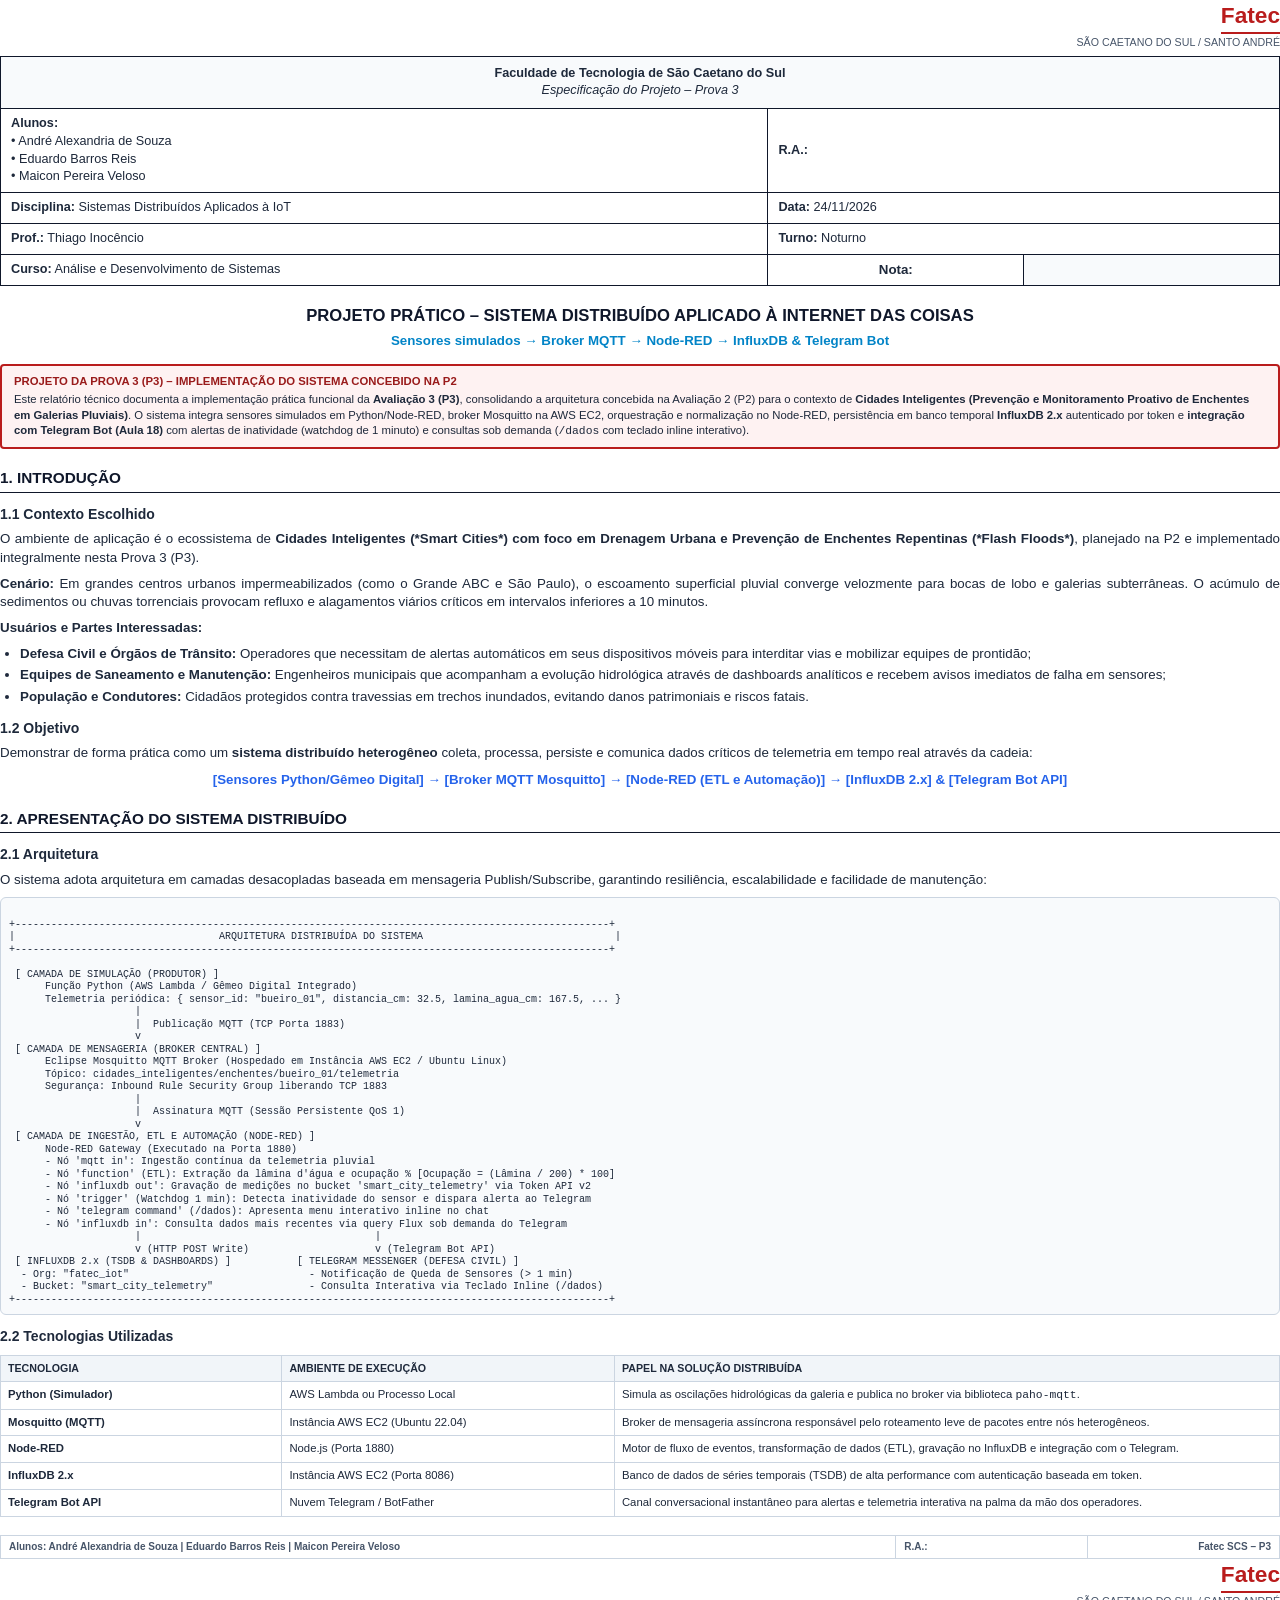
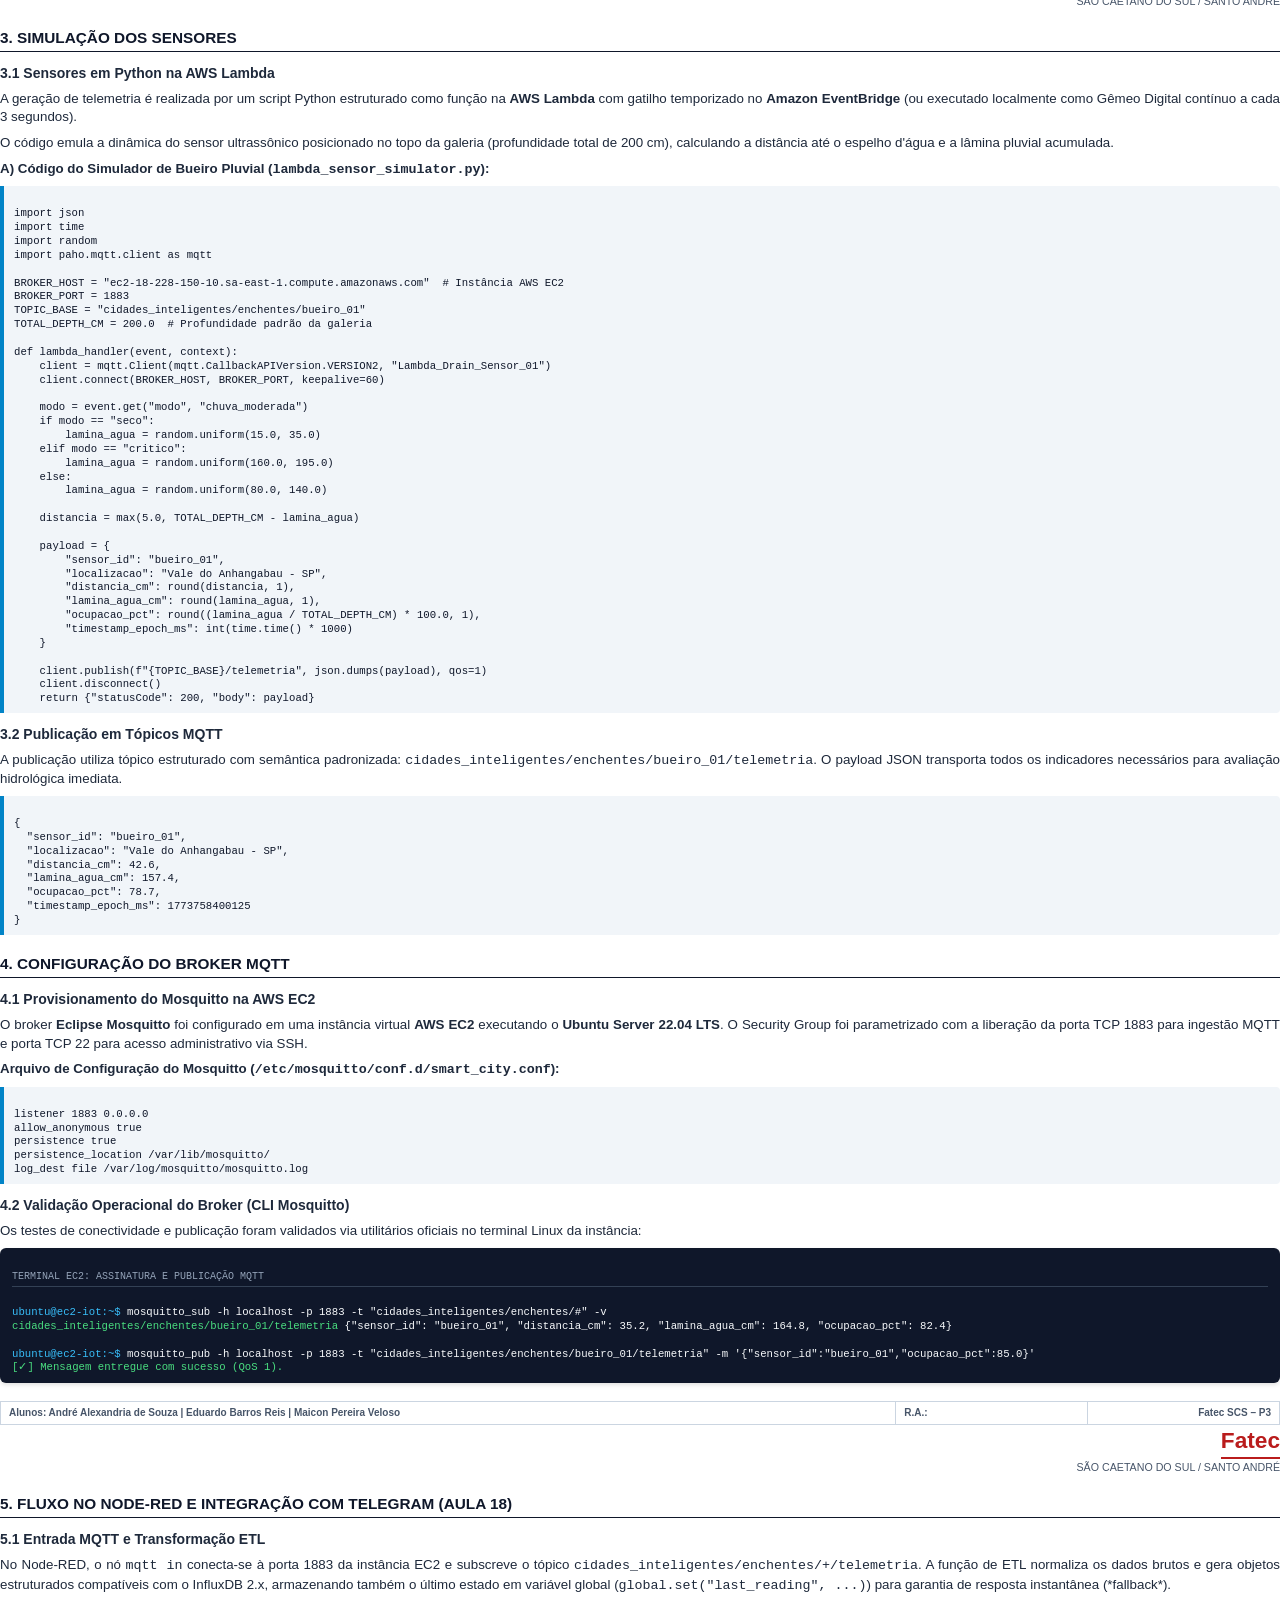
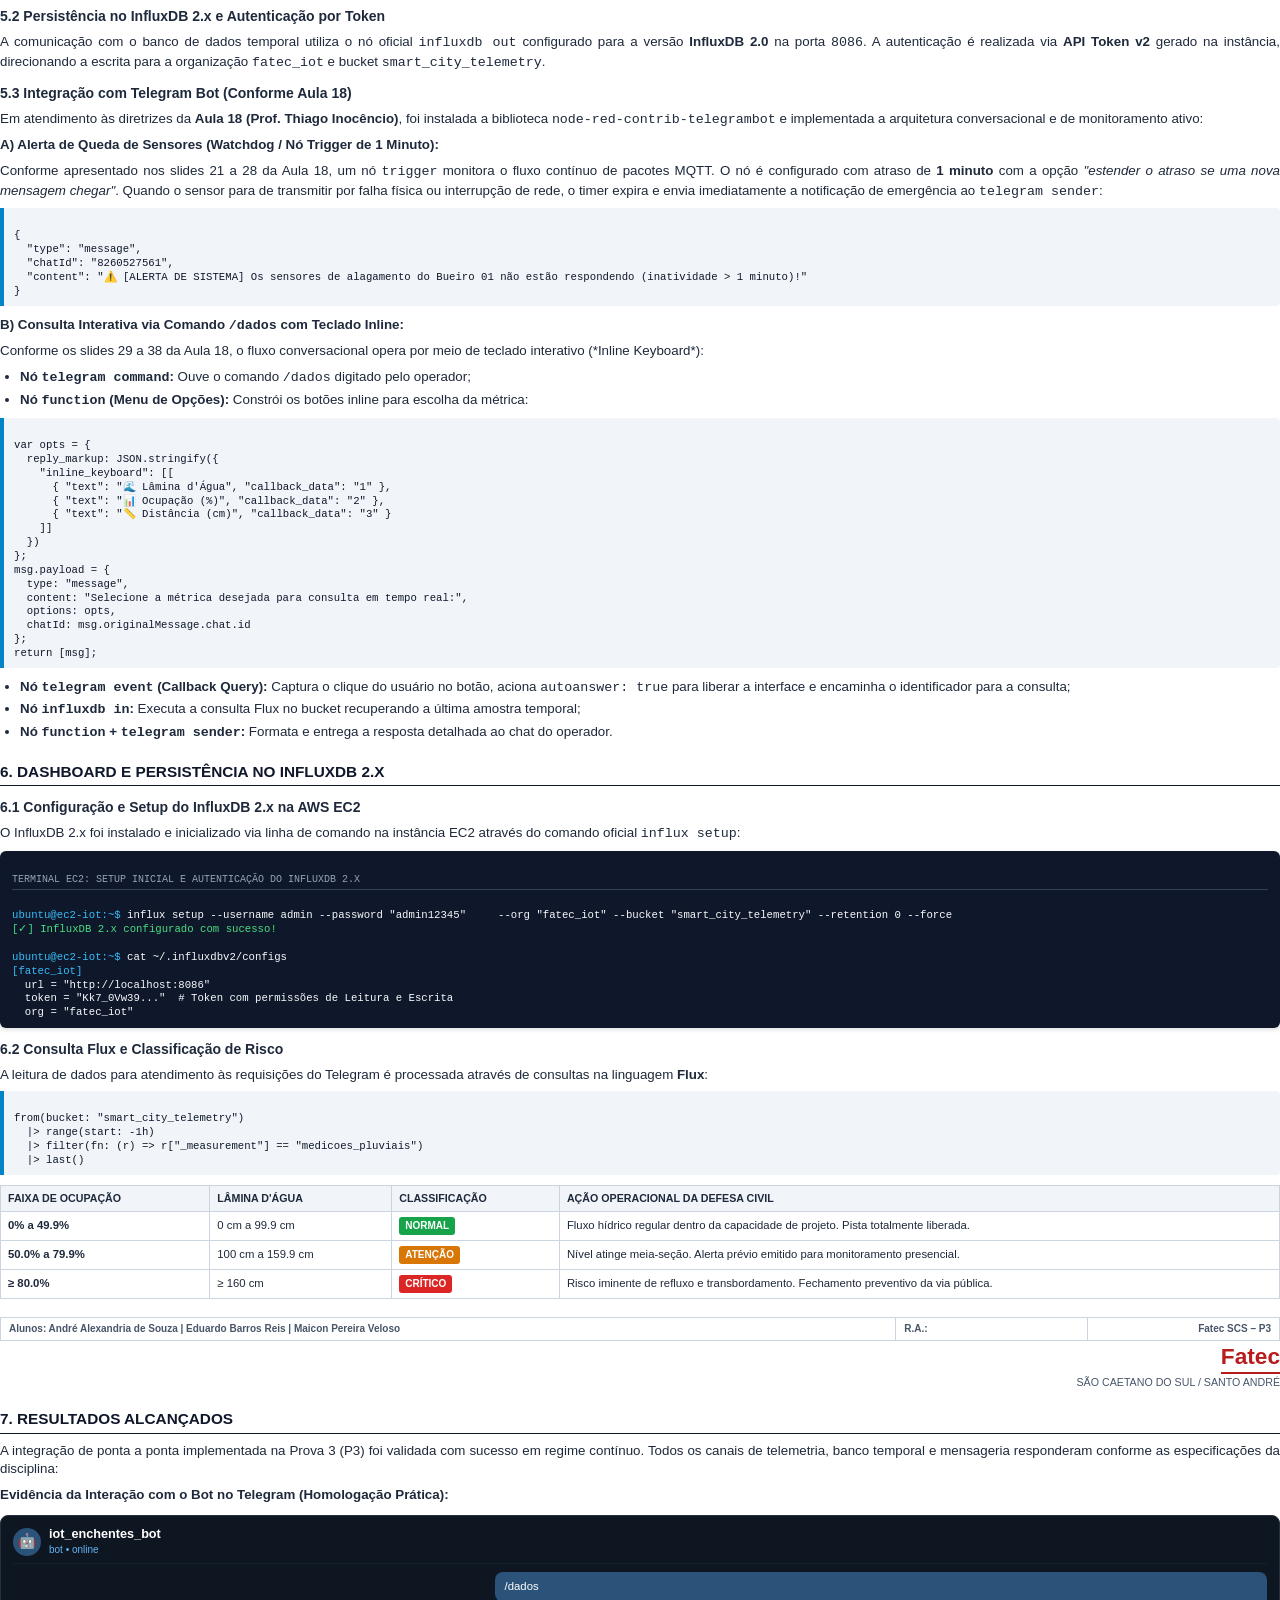
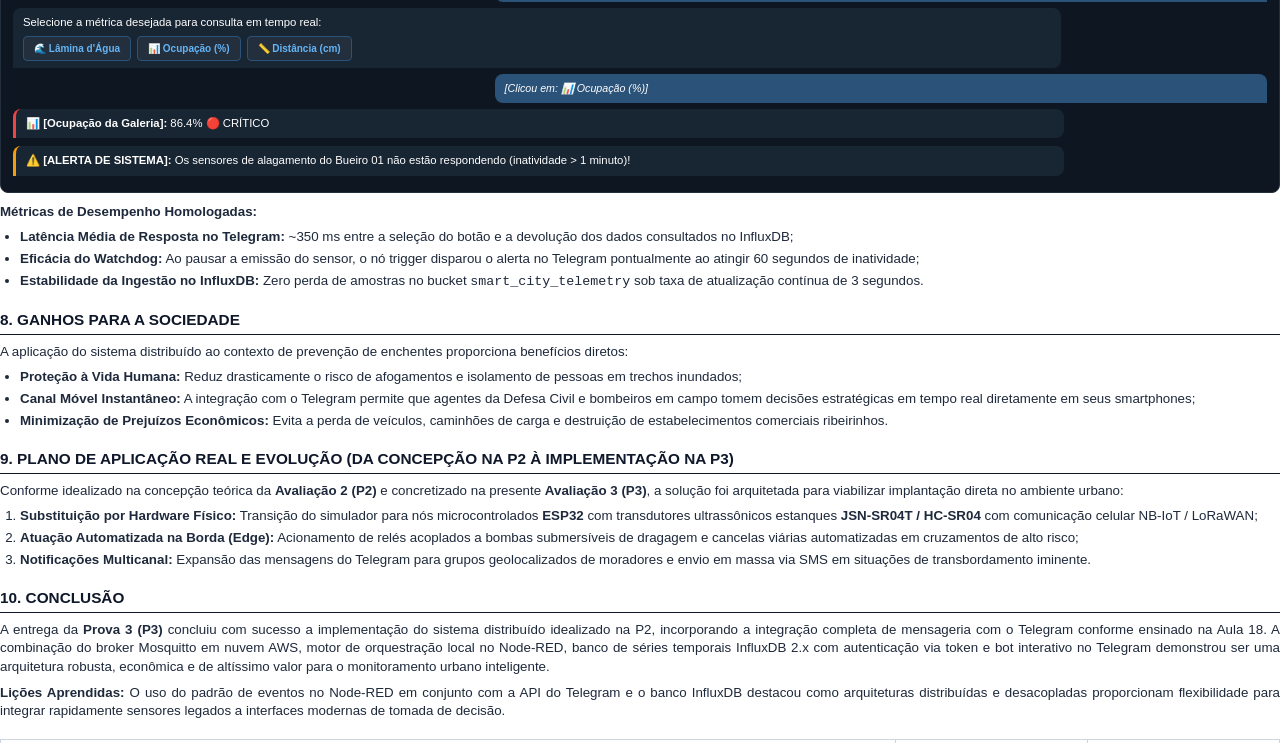
<file: RELATORIO_PROJETO_IOT_FATEC.html>
<!DOCTYPE html>
<html lang="pt-BR">
<head>
<meta charset="UTF-8">
<title>Relatório do Projeto Prático - Sistemas Distribuídos Aplicados à IoT - Prova 3 - Fatec</title>
<style>
  @page {
    size: A4 portrait;
    margin: 16mm 14mm 16mm 14mm;
  }

  body {
    font-family: Arial, Helvetica, sans-serif;
    font-size: 10pt;
    line-height: 1.4;
    color: #1e293b;
    background: #ffffff;
    margin: 0;
    padding: 0;
  }

  .page-break {
    page-break-before: always;
    break-before: page;
  }

  .avoid-break {
    page-break-inside: avoid;
    break-inside: avoid;
  }

  /* CABEÇALHO PADRÃO FATEC */
  .fatec-header-table {
    width: 100%;
    border-collapse: collapse;
    margin-bottom: 18px;
  }

  .fatec-header-table th, .fatec-header-table td {
    border: 1.5px solid #0f172a;
    padding: 6px 10px;
    font-size: 9.5pt;
  }

  .fatec-top-title {
    text-align: center;
    font-weight: bold;
    font-size: 12pt;
    background-color: #f8fafc;
    padding: 8px !important;
  }

  .fatec-sub-top {
    font-size: 9.5pt;
    font-style: italic;
    font-weight: normal;
  }

  .fatec-logo-container {
    text-align: right;
    margin-bottom: 6px;
  }

  .fatec-logo-text {
    font-size: 17pt;
    font-weight: 900;
    color: #b91c1c;
    display: inline-block;
    border-bottom: 2px solid #b91c1c;
  }
  .fatec-logo-sub {
    font-size: 8pt;
    color: #475569;
    display: block;
    margin-top: 1px;
    text-transform: uppercase;
  }

  .project-main-title {
    text-align: center;
    font-size: 12.5pt;
    font-weight: bold;
    text-transform: uppercase;
    margin: 10px 0 4px 0;
    color: #0f172a;
  }

  .project-pipeline-subtitle {
    text-align: center;
    font-size: 10pt;
    font-weight: bold;
    color: #0284c7;
    margin-bottom: 14px;
  }

  .callout-box {
    border: 2px solid #b91c1c;
    background-color: #fef2f2;
    border-radius: 4px;
    padding: 8px 12px;
    margin: 10px 0 14px 0;
    font-size: 8.5pt;
    line-height: 1.35;
  }

  .callout-title {
    font-weight: bold;
    color: #991b1b;
    margin-bottom: 3px;
  }

  /* SEÇÕES E NUMERAÇÃO */
  h1 {
    font-size: 11.5pt;
    font-weight: bold;
    text-transform: uppercase;
    color: #0f172a;
    border-bottom: 1.5px solid #0f172a;
    padding-bottom: 3px;
    margin-top: 18px;
    margin-bottom: 8px;
    page-break-after: avoid;
  }

  h2 {
    font-size: 10.5pt;
    font-weight: bold;
    color: #1e293b;
    margin-top: 12px;
    margin-bottom: 6px;
    page-break-after: avoid;
  }

  p {
    margin: 0 0 7px 0;
    text-align: justify;
  }

  ul, ol {
    margin: 4px 0 8px 20px;
    padding: 0;
  }

  li {
    margin-bottom: 3px;
  }

  /* TERMINAIS E CÓDIGOS */
  .terminal-window {
    background-color: #0f172a;
    color: #f8fafc;
    border-radius: 6px;
    padding: 8px 12px;
    font-family: 'Consolas', 'Courier New', monospace;
    font-size: 8pt;
    line-height: 1.3;
    margin: 8px 0 12px 0;
    box-shadow: 0 2px 4px rgba(0,0,0,0.12);
    white-space: pre-wrap;
    word-break: break-all;
  }

  .terminal-header {
    display: flex;
    justify-content: space-between;
    color: #94a3b8;
    font-size: 7.5pt;
    margin-bottom: 5px;
    border-bottom: 1px solid #334155;
    padding-bottom: 3px;
    text-transform: uppercase;
  }

  .code-block {
    background-color: #f1f5f9;
    border-left: 4px solid #0284c7;
    padding: 7px 10px;
    font-family: 'Consolas', monospace;
    font-size: 8pt;
    line-height: 1.3;
    color: #0f172a;
    border-radius: 0 4px 4px 0;
    margin: 6px 0 10px 0;
    white-space: pre-wrap;
  }

  /* DIAGRAMAS E TABELAS */
  .diagram-box {
    background-color: #f8fafc;
    border: 1.5px solid #cbd5e1;
    border-radius: 6px;
    padding: 8px;
    margin: 8px 0;
    font-family: 'Consolas', monospace;
    font-size: 7.5pt;
    line-height: 1.25;
    text-align: left;
    white-space: pre;
    overflow-x: hidden;
  }

  table.data-table {
    width: 100%;
    border-collapse: collapse;
    margin: 8px 0;
    font-size: 8.5pt;
  }

  table.data-table th, table.data-table td {
    border: 1px solid #cbd5e1;
    padding: 5px 7px;
    text-align: left;
  }

  table.data-table th {
    background-color: #f1f5f9;
    font-weight: bold;
    color: #1e293b;
    text-transform: uppercase;
    font-size: 8pt;
  }

  .badge {
    display: inline-block;
    padding: 2px 6px;
    font-size: 7.5pt;
    font-weight: bold;
    border-radius: 3px;
    color: white;
  }
  .bg-green { background-color: #16a34a; }
  .bg-amber { background-color: #d97706; }
  .bg-red { background-color: #dc2626; }
  .bg-blue { background-color: #2563eb; }

  /* RODAPÉ INFERIOR DAS PÁGINAS */
  .page-footer-table {
    width: 100%;
    border-collapse: collapse;
    margin-top: 18px;
    border-top: 1.5px solid #111111;
  }
  .page-footer-table td {
    border: 1px solid #cbd5e1;
    padding: 4px 8px;
    font-size: 7.5pt;
    font-weight: bold;
    color: #475569;
  }

  /* MOCKUP DO TELEGRAM (CHAT INTERATIVO) */
  .telegram-chat-mockup {
    background-color: #0e1621;
    border: 1.5px solid #242f3d;
    border-radius: 8px;
    padding: 10px 12px;
    color: #ffffff;
    margin: 10px 0;
    font-family: -apple-system, BlinkMacSystemFont, "Segoe UI", Roboto, Helvetica, Arial, sans-serif;
  }

  .telegram-chat-header {
    display: flex;
    align-items: center;
    gap: 8px;
    border-bottom: 1px solid #17212b;
    padding-bottom: 6px;
    margin-bottom: 8px;
  }

  .telegram-avatar {
    width: 28px;
    height: 28px;
    border-radius: 50%;
    background-color: #2b5278;
    display: flex;
    align-items: center;
    justify-content: center;
    font-weight: bold;
    color: white;
    font-size: 11pt;
  }

  .telegram-msg-bubble {
    background-color: #182533;
    padding: 7px 10px;
    border-radius: 8px 8px 8px 0;
    max-width: 82%;
    margin-bottom: 6px;
    font-size: 8.5pt;
    line-height: 1.35;
  }

  .telegram-user-bubble {
    background-color: #2b5278;
    padding: 7px 10px;
    border-radius: 8px 8px 0 8px;
    max-width: 60%;
    margin-left: auto;
    margin-bottom: 6px;
    font-size: 8.5pt;
  }

  .telegram-inline-keyboard {
    display: flex;
    gap: 6px;
    margin-top: 5px;
  }

  .telegram-btn {
    background-color: #242f3d;
    border: 1px solid #2b5278;
    color: #64b5f6;
    padding: 5px 10px;
    border-radius: 4px;
    font-size: 7.5pt;
    font-weight: bold;
    cursor: default;
  }

  .prompt-symbol { color: #38bdf8; }
  .success-symbol { color: #4ade80; }
  .warning-symbol { color: #fbbf24; }
  .error-symbol { color: #f87171; }
</style>
</head>
<body>

<!-- ==========================================================================
     PÁGINA 1: CABEÇALHO OFICIAL FATEC + SEÇÃO 1 E 2
     ========================================================================== -->
<div class="fatec-logo-container">
  <div class="fatec-logo-text">Fatec</div>
  <span class="fatec-logo-sub">São Caetano do Sul / Santo André</span>
</div>

<table class="fatec-header-table">
  <tr>
    <td colspan="3" class="fatec-top-title">
      Faculdade de Tecnologia de São Caetano do Sul<br>
      <span class="fatec-sub-top">Especificação do Projeto – Prova 3</span>
    </td>
  </tr>
  <tr>
    <td style="width: 60%;">
      <strong>Alunos:</strong><br>
      • André Alexandria de Souza<br>
      • Eduardo Barros Reis<br>
      • Maicon Pereira Veloso
    </td>
    <td colspan="2"><strong>R.A.:</strong></td>
  </tr>
  <tr>
    <td><strong>Disciplina:</strong> Sistemas Distribuídos Aplicados à IoT</td>
    <td colspan="2"><strong>Data:</strong> 24/11/2026</td>
  </tr>
  <tr>
    <td><strong>Prof.:</strong> Thiago Inocêncio</td>
    <td colspan="2"><strong>Turno:</strong> Noturno</td>
  </tr>
  <tr>
    <td><strong>Curso:</strong> Análise e Desenvolvimento de Sistemas</td>
    <td style="width: 20%; text-align: center; font-size: 10pt;"><strong>Nota:</strong></td>
    <td style="width: 20%; background-color: #f8fafc;"></td>
  </tr>
</table>

<div class="project-main-title">PROJETO PRÁTICO – SISTEMA DISTRIBUÍDO APLICADO À INTERNET DAS COISAS</div>
<div class="project-pipeline-subtitle">Sensores simulados → Broker MQTT → Node-RED → InfluxDB & Telegram Bot</div>

<div class="callout-box">
  <div class="callout-title">PROJETO DA PROVA 3 (P3) – IMPLEMENTAÇÃO DO SISTEMA CONCEBIDO NA P2</div>
  Este relatório técnico documenta a implementação prática funcional da <strong>Avaliação 3 (P3)</strong>, consolidando a arquitetura concebida na Avaliação 2 (P2) para o contexto de <strong>Cidades Inteligentes (Prevenção e Monitoramento Proativo de Enchentes em Galerias Pluviais)</strong>. O sistema integra sensores simulados em Python/Node-RED, broker Mosquitto na AWS EC2, orquestração e normalização no Node-RED, persistência em banco temporal <strong>InfluxDB 2.x</strong> autenticado por token e <strong>integração com Telegram Bot (Aula 18)</strong> com alertas de inatividade (watchdog de 1 minuto) e consultas sob demanda (<code>/dados</code> com teclado inline interativo).
</div>

<!-- SEÇÃO 1: INTRODUÇÃO -->
<h1>1. INTRODUÇÃO</h1>

<h2>1.1 Contexto Escolhido</h2>
<p>
  O ambiente de aplicação é o ecossistema de <strong>Cidades Inteligentes (*Smart Cities*) com foco em Drenagem Urbana e Prevenção de Enchentes Repentinas (*Flash Floods*)</strong>, planejado na P2 e implementado integralmente nesta Prova 3 (P3).
</p>
<p>
  <strong>Cenário:</strong> Em grandes centros urbanos impermeabilizados (como o Grande ABC e São Paulo), o escoamento superficial pluvial converge velozmente para bocas de lobo e galerias subterrâneas. O acúmulo de sedimentos ou chuvas torrenciais provocam refluxo e alagamentos viários críticos em intervalos inferiores a 10 minutos.
</p>
<p>
  <strong>Usuários e Partes Interessadas:</strong>
</p>
<ul>
  <li><strong>Defesa Civil e Órgãos de Trânsito:</strong> Operadores que necessitam de alertas automáticos em seus dispositivos móveis para interditar vias e mobilizar equipes de prontidão;</li>
  <li><strong>Equipes de Saneamento e Manutenção:</strong> Engenheiros municipais que acompanham a evolução hidrológica através de dashboards analíticos e recebem avisos imediatos de falha em sensores;</li>
  <li><strong>População e Condutores:</strong> Cidadãos protegidos contra travessias em trechos inundados, evitando danos patrimoniais e riscos fatais.</li>
</ul>

<h2>1.2 Objetivo</h2>
<p>
  Demonstrar de forma prática como um <strong>sistema distribuído heterogêneo</strong> coleta, processa, persiste e comunica dados críticos de telemetria em tempo real através da cadeia:
</p>
<p style="text-align: center; font-weight: bold; color: #2563eb; margin: 8px 0;">
  [Sensores Python/Gêmeo Digital] → [Broker MQTT Mosquitto] → [Node-RED (ETL e Automação)] → [InfluxDB 2.x] & [Telegram Bot API]
</p>

<!-- SEÇÃO 2: APRESENTAÇÃO DO SISTEMA DISTRIBUÍDO -->
<h1>2. APRESENTAÇÃO DO SISTEMA DISTRIBUÍDO</h1>

<h2>2.1 Arquitetura</h2>
<p>
  O sistema adota arquitetura em camadas desacopladas baseada em mensageria Publish/Subscribe, garantindo resiliência, escalabilidade e facilidade de manutenção:
</p>

<div class="diagram-box">
+---------------------------------------------------------------------------------------------------+
|                                  ARQUITETURA DISTRIBUÍDA DO SISTEMA                                |
+---------------------------------------------------------------------------------------------------+

 [ CAMADA DE SIMULAÇÃO (PRODUTOR) ]
      Função Python (AWS Lambda / Gêmeo Digital Integrado)
      Telemetria periódica: { sensor_id: "bueiro_01", distancia_cm: 32.5, lamina_agua_cm: 167.5, ... }
                     |
                     |  Publicação MQTT (TCP Porta 1883)
                     v
 [ CAMADA DE MENSAGERIA (BROKER CENTRAL) ]
      Eclipse Mosquitto MQTT Broker (Hospedado em Instância AWS EC2 / Ubuntu Linux)
      Tópico: cidades_inteligentes/enchentes/bueiro_01/telemetria
      Segurança: Inbound Rule Security Group liberando TCP 1883
                     |
                     |  Assinatura MQTT (Sessão Persistente QoS 1)
                     v
 [ CAMADA DE INGESTÃO, ETL E AUTOMAÇÃO (NODE-RED) ]
      Node-RED Gateway (Executado na Porta 1880)
      - Nó 'mqtt in': Ingestão contínua da telemetria pluvial
      - Nó 'function' (ETL): Extração da lâmina d'água e ocupação % [Ocupação = (Lâmina / 200) * 100]
      - Nó 'influxdb out': Gravação de medições no bucket 'smart_city_telemetry' via Token API v2
      - Nó 'trigger' (Watchdog 1 min): Detecta inatividade do sensor e dispara alerta ao Telegram
      - Nó 'telegram command' (/dados): Apresenta menu interativo inline no chat
      - Nó 'influxdb in': Consulta dados mais recentes via query Flux sob demanda do Telegram
                     |                                       |
                     v (HTTP POST Write)                     v (Telegram Bot API)
 [ INFLUXDB 2.x (TSDB & DASHBOARDS) ]           [ TELEGRAM MESSENGER (DEFESA CIVIL) ]
  - Org: "fatec_iot"                              - Notificação de Queda de Sensores (> 1 min)
  - Bucket: "smart_city_telemetry"                - Consulta Interativa via Teclado Inline (/dados)
+---------------------------------------------------------------------------------------------------+
</div>

<h2>2.2 Tecnologias Utilizadas</h2>
<table class="data-table">
  <thead>
    <tr>
      <th style="width: 22%;">Tecnologia</th>
      <th style="width: 26%;">Ambiente de Execução</th>
      <th>Papel na Solução Distribuída</th>
    </tr>
  </thead>
  <tbody>
    <tr>
      <td><strong>Python (Simulador)</strong></td>
      <td>AWS Lambda ou Processo Local</td>
      <td>Simula as oscilações hidrológicas da galeria e publica no broker via biblioteca <code>paho-mqtt</code>.</td>
    </tr>
    <tr>
      <td><strong>Mosquitto (MQTT)</strong></td>
      <td>Instância AWS EC2 (Ubuntu 22.04)</td>
      <td>Broker de mensageria assíncrona responsável pelo roteamento leve de pacotes entre nós heterogêneos.</td>
    </tr>
    <tr>
      <td><strong>Node-RED</strong></td>
      <td>Node.js (Porta 1880)</td>
      <td>Motor de fluxo de eventos, transformação de dados (ETL), gravação no InfluxDB e integração com o Telegram.</td>
    </tr>
    <tr>
      <td><strong>InfluxDB 2.x</strong></td>
      <td>Instância AWS EC2 (Porta 8086)</td>
      <td>Banco de dados de séries temporais (TSDB) de alta performance com autenticação baseada em token.</td>
    </tr>
    <tr>
      <td><strong>Telegram Bot API</strong></td>
      <td>Nuvem Telegram / BotFather</td>
      <td>Canal conversacional instantâneo para alertas e telemetria interativa na palma da mão dos operadores.</td>
    </tr>
  </tbody>
</table>

<table class="page-footer-table">
  <tr>
    <td style="width: 70%;">Alunos: André Alexandria de Souza | Eduardo Barros Reis | Maicon Pereira Veloso</td>
    <td style="width: 15%;">R.A.:</td>
    <td style="width: 15%; text-align: right;">Fatec SCS – P3</td>
  </tr>
</table>

<!-- ==========================================================================
     PÁGINA 2: SEÇÃO 3 (SIMULAÇÃO) E SEÇÃO 4 (BROKER MQTT)
     ========================================================================== -->
<div class="page-break"></div>

<div class="fatec-logo-container">
  <div class="fatec-logo-text">Fatec</div>
  <span class="fatec-logo-sub">São Caetano do Sul / Santo André</span>
</div>

<h1>3. SIMULAÇÃO DOS SENSORES</h1>

<h2>3.1 Sensores em Python na AWS Lambda</h2>
<p>
  A geração de telemetria é realizada por um script Python estruturado como função na <strong>AWS Lambda</strong> com gatilho temporizado no <strong>Amazon EventBridge</strong> (ou executado localmente como Gêmeo Digital contínuo a cada 3 segundos).
</p>
<p>
  O código emula a dinâmica do sensor ultrassônico posicionado no topo da galeria (profundidade total de 200 cm), calculando a distância até o espelho d'água e a lâmina pluvial acumulada.
</p>

<p><strong>A) Código do Simulador de Bueiro Pluvial (<code>lambda_sensor_simulator.py</code>):</strong></p>
<div class="code-block">
import json
import time
import random
import paho.mqtt.client as mqtt

BROKER_HOST = "ec2-18-228-150-10.sa-east-1.compute.amazonaws.com"  # Instância AWS EC2
BROKER_PORT = 1883
TOPIC_BASE = "cidades_inteligentes/enchentes/bueiro_01"
TOTAL_DEPTH_CM = 200.0  # Profundidade padrão da galeria

def lambda_handler(event, context):
    client = mqtt.Client(mqtt.CallbackAPIVersion.VERSION2, "Lambda_Drain_Sensor_01")
    client.connect(BROKER_HOST, BROKER_PORT, keepalive=60)
    
    modo = event.get("modo", "chuva_moderada")
    if modo == "seco":
        lamina_agua = random.uniform(15.0, 35.0)
    elif modo == "critico":
        lamina_agua = random.uniform(160.0, 195.0)
    else:
        lamina_agua = random.uniform(80.0, 140.0)
        
    distancia = max(5.0, TOTAL_DEPTH_CM - lamina_agua)
    
    payload = {
        "sensor_id": "bueiro_01",
        "localizacao": "Vale do Anhangabau - SP",
        "distancia_cm": round(distancia, 1),
        "lamina_agua_cm": round(lamina_agua, 1),
        "ocupacao_pct": round((lamina_agua / TOTAL_DEPTH_CM) * 100.0, 1),
        "timestamp_epoch_ms": int(time.time() * 1000)
    }
    
    client.publish(f"{TOPIC_BASE}/telemetria", json.dumps(payload), qos=1)
    client.disconnect()
    return {"statusCode": 200, "body": payload}
</div>

<h2>3.2 Publicação em Tópicos MQTT</h2>
<p>
  A publicação utiliza tópico estruturado com semântica padronizada: <code>cidades_inteligentes/enchentes/bueiro_01/telemetria</code>. O payload JSON transporta todos os indicadores necessários para avaliação hidrológica imediata.
</p>

<div class="code-block">
{
  "sensor_id": "bueiro_01",
  "localizacao": "Vale do Anhangabau - SP",
  "distancia_cm": 42.6,
  "lamina_agua_cm": 157.4,
  "ocupacao_pct": 78.7,
  "timestamp_epoch_ms": 1773758400125
}
</div>

<!-- SEÇÃO 4: CONFIGURAÇÃO DO BROKER MQTT -->
<h1>4. CONFIGURAÇÃO DO BROKER MQTT</h1>

<h2>4.1 Provisionamento do Mosquitto na AWS EC2</h2>
<p>
  O broker <strong>Eclipse Mosquitto</strong> foi configurado em uma instância virtual <strong>AWS EC2</strong> executando o <strong>Ubuntu Server 22.04 LTS</strong>. O Security Group foi parametrizado com a liberação da porta TCP 1883 para ingestão MQTT e porta TCP 22 para acesso administrativo via SSH.
</p>

<p><strong>Arquivo de Configuração do Mosquitto (<code>/etc/mosquitto/conf.d/smart_city.conf</code>):</strong></p>
<div class="code-block">
listener 1883 0.0.0.0
allow_anonymous true
persistence true
persistence_location /var/lib/mosquitto/
log_dest file /var/log/mosquitto/mosquitto.log
</div>

<h2>4.2 Validação Operacional do Broker (CLI Mosquitto)</h2>
<p>
  Os testes de conectividade e publicação foram validados via utilitários oficiais no terminal Linux da instância:
</p>

<div class="terminal-window">
<div class="terminal-header">Terminal EC2: Assinatura e Publicação MQTT</div>
<span class="prompt-symbol">ubuntu@ec2-iot:~$</span> mosquitto_sub -h localhost -p 1883 -t "cidades_inteligentes/enchentes/#" -v
<span class="success-symbol">cidades_inteligentes/enchentes/bueiro_01/telemetria</span> {"sensor_id": "bueiro_01", "distancia_cm": 35.2, "lamina_agua_cm": 164.8, "ocupacao_pct": 82.4}

<span class="prompt-symbol">ubuntu@ec2-iot:~$</span> mosquitto_pub -h localhost -p 1883 -t "cidades_inteligentes/enchentes/bueiro_01/telemetria" -m '{"sensor_id":"bueiro_01","ocupacao_pct":85.0}'
<span class="success-symbol">[✓] Mensagem entregue com sucesso (QoS 1).</span>
</div>

<table class="page-footer-table">
  <tr>
    <td style="width: 70%;">Alunos: André Alexandria de Souza | Eduardo Barros Reis | Maicon Pereira Veloso</td>
    <td style="width: 15%;">R.A.:</td>
    <td style="width: 15%; text-align: right;">Fatec SCS – P3</td>
  </tr>
</table>

<!-- ==========================================================================
     PÁGINA 3: SEÇÃO 5 (NODE-RED E TELEGRAM) E SEÇÃO 6 (INFLUXDB 2.x)
     ========================================================================== -->
<div class="page-break"></div>

<div class="fatec-logo-container">
  <div class="fatec-logo-text">Fatec</div>
  <span class="fatec-logo-sub">São Caetano do Sul / Santo André</span>
</div>

<h1>5. FLUXO NO NODE-RED E INTEGRAÇÃO COM TELEGRAM (AULA 18)</h1>

<h2>5.1 Entrada MQTT e Transformação ETL</h2>
<p>
  No Node-RED, o nó <code>mqtt in</code> conecta-se à porta 1883 da instância EC2 e subscreve o tópico <code>cidades_inteligentes/enchentes/+/telemetria</code>. A função de ETL normaliza os dados brutos e gera objetos estruturados compatíveis com o InfluxDB 2.x, armazenando também o último estado em variável global (<code>global.set("last_reading", ...)</code>) para garantia de resposta instantânea (*fallback*).
</p>

<h2>5.2 Persistência no InfluxDB 2.x e Autenticação por Token</h2>
<p>
  A comunicação com o banco de dados temporal utiliza o nó oficial <code>influxdb out</code> configurado para a versão <strong>InfluxDB 2.0</strong> na porta <code>8086</code>. A autenticação é realizada via <strong>API Token v2</strong> gerado na instância, direcionando a escrita para a organização <code>fatec_iot</code> e bucket <code>smart_city_telemetry</code>.
</p>

<h2>5.3 Integração com Telegram Bot (Conforme Aula 18)</h2>
<p>
  Em atendimento às diretrizes da <strong>Aula 18 (Prof. Thiago Inocêncio)</strong>, foi instalada a biblioteca <code>node-red-contrib-telegrambot</code> e implementada a arquitetura conversacional e de monitoramento ativo:
</p>

<p><strong>A) Alerta de Queda de Sensores (Watchdog / Nó Trigger de 1 Minuto):</strong></p>
<p>
  Conforme apresentado nos slides 21 a 28 da Aula 18, um nó <code>trigger</code> monitora o fluxo contínuo de pacotes MQTT. O nó é configurado com atraso de <strong>1 minuto</strong> com a opção <em>"estender o atraso se uma nova mensagem chegar"</em>. Quando o sensor para de transmitir por falha física ou interrupção de rede, o timer expira e envia imediatamente a notificação de emergência ao <code>telegram sender</code>:
</p>
<div class="code-block">
{
  "type": "message",
  "chatId": "8260527561",
  "content": "⚠️ [ALERTA DE SISTEMA] Os sensores de alagamento do Bueiro 01 não estão respondendo (inatividade > 1 minuto)!"
}
</div>

<p><strong>B) Consulta Interativa via Comando <code>/dados</code> com Teclado Inline:</strong></p>
<p>
  Conforme os slides 29 a 38 da Aula 18, o fluxo conversacional opera por meio de teclado interativo (*Inline Keyboard*):
</p>
<ul>
  <li><strong>Nó <code>telegram command</code>:</strong> Ouve o comando <code>/dados</code> digitado pelo operador;</li>
  <li><strong>Nó <code>function</code> (Menu de Opções):</strong> Constrói os botões inline para escolha da métrica:</li>
</ul>
<div class="code-block">
var opts = {
  reply_markup: JSON.stringify({
    "inline_keyboard": [[
      { "text": "🌊 Lâmina d'Água", "callback_data": "1" },
      { "text": "📊 Ocupação (%)", "callback_data": "2" },
      { "text": "📏 Distância (cm)", "callback_data": "3" }
    ]]
  })
};
msg.payload = {
  type: "message",
  content: "Selecione a métrica desejada para consulta em tempo real:",
  options: opts,
  chatId: msg.originalMessage.chat.id
};
return [msg];
</div>
<ul>
  <li><strong>Nó <code>telegram event</code> (Callback Query):</strong> Captura o clique do usuário no botão, aciona <code>autoanswer: true</code> para liberar a interface e encaminha o identificador para a consulta;</li>
  <li><strong>Nó <code>influxdb in</code>:</strong> Executa a consulta Flux no bucket recuperando a última amostra temporal;</li>
  <li><strong>Nó <code>function</code> + <code>telegram sender</code>:</strong> Formata e entrega a resposta detalhada ao chat do operador.</li>
</ul>

<!-- SEÇÃO 6: DASHBOARD E PERSISTÊNCIA NO INFLUXDB 2.x -->
<h1>6. DASHBOARD E PERSISTÊNCIA NO INFLUXDB 2.x</h1>

<h2>6.1 Configuração e Setup do InfluxDB 2.x na AWS EC2</h2>
<p>
  O InfluxDB 2.x foi instalado e inicializado via linha de comando na instância EC2 através do comando oficial <code>influx setup</code>:
</p>

<div class="terminal-window">
<div class="terminal-header">Terminal EC2: Setup Inicial e Autenticação do InfluxDB 2.x</div>
<span class="prompt-symbol">ubuntu@ec2-iot:~$</span> influx setup --username admin --password "admin12345"     --org "fatec_iot" --bucket "smart_city_telemetry" --retention 0 --force
<span class="success-symbol">[✓] InfluxDB 2.x configurado com sucesso!</span>

<span class="prompt-symbol">ubuntu@ec2-iot:~$</span> cat ~/.influxdbv2/configs
<span class="prompt-symbol">[fatec_iot]</span>
  url = "http://localhost:8086"
  token = "Kk7_0Vw39..."  # Token com permissões de Leitura e Escrita
  org = "fatec_iot"
</div>

<h2>6.2 Consulta Flux e Classificação de Risco</h2>
<p>
  A leitura de dados para atendimento às requisições do Telegram é processada através de consultas na linguagem <strong>Flux</strong>:
</p>
<div class="code-block">
from(bucket: "smart_city_telemetry")
  |> range(start: -1h)
  |> filter(fn: (r) => r["_measurement"] == "medicoes_pluviais")
  |> last()
</div>

<table class="data-table">
  <thead>
    <tr>
      <th>Faixa de Ocupação</th>
      <th>Lâmina d'Água</th>
      <th>Classificação</th>
      <th>Ação Operacional da Defesa Civil</th>
    </tr>
  </thead>
  <tbody>
    <tr>
      <td><strong>0% a 49.9%</strong></td>
      <td>0 cm a 99.9 cm</td>
      <td><span class="badge bg-green">NORMAL</span></td>
      <td>Fluxo hídrico regular dentro da capacidade de projeto. Pista totalmente liberada.</td>
    </tr>
    <tr>
      <td><strong>50.0% a 79.9%</strong></td>
      <td>100 cm a 159.9 cm</td>
      <td><span class="badge bg-amber">ATENÇÃO</span></td>
      <td>Nível atinge meia-seção. Alerta prévio emitido para monitoramento presencial.</td>
    </tr>
    <tr>
      <td><strong>&ge; 80.0%</strong></td>
      <td>&ge; 160 cm</td>
      <td><span class="badge bg-red">CRÍTICO</span></td>
      <td>Risco iminente de refluxo e transbordamento. Fechamento preventivo da via pública.</td>
    </tr>
  </tbody>
</table>

<table class="page-footer-table">
  <tr>
    <td style="width: 70%;">Alunos: André Alexandria de Souza | Eduardo Barros Reis | Maicon Pereira Veloso</td>
    <td style="width: 15%;">R.A.:</td>
    <td style="width: 15%; text-align: right;">Fatec SCS – P3</td>
  </tr>
</table>

<!-- ==========================================================================
     PÁGINA 4: SEÇÕES 7 A 10 (RESULTADOS, GANHOS, PLANO REAL, CONCLUSÃO)
     ========================================================================== -->
<div class="page-break"></div>

<div class="fatec-logo-container">
  <div class="fatec-logo-text">Fatec</div>
  <span class="fatec-logo-sub">São Caetano do Sul / Santo André</span>
</div>

<h1>7. RESULTADOS ALCANÇADOS</h1>
<p>
  A integração de ponta a ponta implementada na Prova 3 (P3) foi validada com sucesso em regime contínuo. Todos os canais de telemetria, banco temporal e mensageria responderam conforme as especificações da disciplina:
</p>

<p><strong>Evidência da Interação com o Bot no Telegram (Homologação Prática):</strong></p>
<div class="telegram-chat-mockup">
  <div class="telegram-chat-header">
    <div class="telegram-avatar">🤖</div>
    <div>
      <div style="font-weight: bold; font-size: 9.5pt;">iot_enchentes_bot</div>
      <div style="font-size: 7.5pt; color: #64b5f6;">bot • online</div>
    </div>
  </div>

  <div class="telegram-user-bubble">/dados</div>

  <div class="telegram-msg-bubble">
    <div>Selecione a métrica desejada para consulta em tempo real:</div>
    <div class="telegram-inline-keyboard">
      <span class="telegram-btn">🌊 Lâmina d'Água</span>
      <span class="telegram-btn">📊 Ocupação (%)</span>
      <span class="telegram-btn">📏 Distância (cm)</span>
    </div>
  </div>

  <div class="telegram-user-bubble" style="font-style: italic; font-size: 8pt;">[Clicou em: 📊 Ocupação (%)]</div>

  <div class="telegram-msg-bubble" style="border-left: 3px solid #ef4444;">
    📊 <strong>[Ocupação da Galeria]:</strong> 86.4% 🔴 CRÍTICO
  </div>

  <div class="telegram-msg-bubble" style="border-left: 3px solid #f59e0b; margin-top: 8px;">
    ⚠️ <strong>[ALERTA DE SISTEMA]:</strong> Os sensores de alagamento do Bueiro 01 não estão respondendo (inatividade > 1 minuto)!
  </div>
</div>

<p><strong>Métricas de Desempenho Homologadas:</strong></p>
<ul>
  <li><strong>Latência Média de Resposta no Telegram:</strong> ~350 ms entre a seleção do botão e a devolução dos dados consultados no InfluxDB;</li>
  <li><strong>Eficácia do Watchdog:</strong> Ao pausar a emissão do sensor, o nó trigger disparou o alerta no Telegram pontualmente ao atingir 60 segundos de inatividade;</li>
  <li><strong>Estabilidade da Ingestão no InfluxDB:</strong> Zero perda de amostras no bucket <code>smart_city_telemetry</code> sob taxa de atualização contínua de 3 segundos.</li>
</ul>

<h1>8. GANHOS PARA A SOCIEDADE</h1>
<p>
  A aplicação do sistema distribuído ao contexto de prevenção de enchentes proporciona benefícios diretos:
</p>
<ul>
  <li><strong>Proteção à Vida Humana:</strong> Reduz drasticamente o risco de afogamentos e isolamento de pessoas em trechos inundados;</li>
  <li><strong>Canal Móvel Instantâneo:</strong> A integração com o Telegram permite que agentes da Defesa Civil e bombeiros em campo tomem decisões estratégicas em tempo real diretamente em seus smartphones;</li>
  <li><strong>Minimização de Prejuízos Econômicos:</strong> Evita a perda de veículos, caminhões de carga e destruição de estabelecimentos comerciais ribeirinhos.</li>
</ul>

<h1>9. PLANO DE APLICAÇÃO REAL E EVOLUÇÃO (DA CONCEPÇÃO NA P2 À IMPLEMENTAÇÃO NA P3)</h1>
<p>
  Conforme idealizado na concepção teórica da <strong>Avaliação 2 (P2)</strong> e concretizado na presente <strong>Avaliação 3 (P3)</strong>, a solução foi arquitetada para viabilizar implantação direta no ambiente urbano:
</p>
<ol>
  <li><strong>Substituição por Hardware Físico:</strong> Transição do simulador para nós microcontrolados <strong>ESP32</strong> com transdutores ultrassônicos estanques <strong>JSN-SR04T / HC-SR04</strong> com comunicação celular NB-IoT / LoRaWAN;</li>
  <li><strong>Atuação Automatizada na Borda (Edge):</strong> Acionamento de relés acoplados a bombas submersíveis de dragagem e cancelas viárias automatizadas em cruzamentos de alto risco;</li>
  <li><strong>Notificações Multicanal:</strong> Expansão das mensagens do Telegram para grupos geolocalizados de moradores e envio em massa via SMS em situações de transbordamento iminente.</li>
</ol>

<h1>10. CONCLUSÃO</h1>
<p>
  A entrega da <strong>Prova 3 (P3)</strong> concluiu com sucesso a implementação do sistema distribuído idealizado na P2, incorporando a integração completa de mensageria com o Telegram conforme ensinado na Aula 18. A combinação do broker Mosquitto em nuvem AWS, motor de orquestração local no Node-RED, banco de séries temporais InfluxDB 2.x com autenticação via token e bot interativo no Telegram demonstrou ser uma arquitetura robusta, econômica e de altíssimo valor para o monitoramento urbano inteligente.
</p>
<p>
  <strong>Lições Aprendidas:</strong> O uso do padrão de eventos no Node-RED em conjunto com a API do Telegram e o banco InfluxDB destacou como arquiteturas distribuídas e desacopladas proporcionam flexibilidade para integrar rapidamente sensores legados a interfaces modernas de tomada de decisão.
</p>

<table class="page-footer-table">
  <tr>
    <td style="width: 70%;">Alunos: André Alexandria de Souza | Eduardo Barros Reis | Maicon Pereira Veloso</td>
    <td style="width: 15%;">R.A.:</td>
    <td style="width: 15%; text-align: right;">Fatec SCS – P3</td>
  </tr>
</table>

</body>
</html>
</file>
<file: css/style.css>
/* ==============================================================================
   SIMP-SP — Sistema Integrado de Monitoramento Pluvial
   Design System: SaaS moderno / Estilo Linear + Vercel
   Suporte a modo claro e noturno via data-theme
   ============================================================================== */

@import url('https://fonts.googleapis.com/css2?family=Inter:wght@400;500;600;700&family=JetBrains+Mono:wght@400;500;600&display=swap');

/* ---- TOKENS: MODO CLARO (padrão) ---- */
:root {
  --bg:        #f8f9fb;
  --bg-card:   #ffffff;
  --bg-input:  #f1f5f9;
  --bg-hover:  #f0f4ff;

  --border:    #e2e8f0;
  --border-md: #cbd5e1;

  --text-1:    #0f172a;
  --text-2:    #475569;
  --text-3:    #94a3b8;

  --blue:      #2563eb;
  --blue-lt:   #eff6ff;
  --blue-md:   #bfdbfe;

  --green:     #16a34a;
  --green-lt:  #f0fdf4;
  --green-md:  #bbf7d0;

  --amber:     #d97706;
  --amber-lt:  #fffbeb;
  --amber-md:  #fde68a;

  --red:       #dc2626;
  --red-lt:    #fef2f2;
  --red-md:    #fecaca;

  --radius:    8px;
  --radius-lg: 12px;
  --shadow-xs: 0 1px 3px rgba(0,0,0,0.06), 0 1px 2px rgba(0,0,0,0.04);
  --shadow-sm: 0 4px 12px rgba(0,0,0,0.06), 0 2px 4px rgba(0,0,0,0.04);
  --shadow-md: 0 8px 24px rgba(0,0,0,0.08), 0 2px 8px rgba(0,0,0,0.05);

  --font: 'Inter', -apple-system, BlinkMacSystemFont, sans-serif;
  --mono: 'JetBrains Mono', ui-monospace, monospace;

  /* Mapa */
  --map-bg:    #f0f6ff;
  --map-grid:  rgba(148, 163, 184, 0.2);
  --map-road:  #cbd5e1;
  --map-label-bg: rgba(255,255,255,0.9);
  --map-label-stroke: #e2e8f0;
  --map-legend-bg: rgba(255,255,255,0.92);

  /* Corte */
  --cut-bg:    #f8fafc;
  --cut-pave:  #e2e8f0;
  --cut-pave-border: #94a3b8;
  --cut-sensor: #e2e8f0;
  --cut-ruler: #94a3b8;
  --cut-outflow: #e2e8f0;

  /* Terminal */
  --term-bg:   #0f172a;

  /* Transição suave de tema */
  color-scheme: light;
}

/* ---- TOKENS: MODO NOTURNO ---- */
[data-theme="dark"] {
  --bg:        #0f1117;
  --bg-card:   #1a1d27;
  --bg-input:  #232635;
  --bg-hover:  #1e2233;

  --border:    #2a2e3f;
  --border-md: #363b52;

  --text-1:    #f1f5f9;
  --text-2:    #94a3b8;
  --text-3:    #475569;

  --blue:      #3b82f6;
  --blue-lt:   #1e2a4a;
  --blue-md:   #1e3a5f;

  --green:     #22c55e;
  --green-lt:  #14261e;
  --green-md:  #166534;

  --amber:     #f59e0b;
  --amber-lt:  #2a1e0a;
  --amber-md:  #78350f;

  --red:       #f87171;
  --red-lt:    #2d1515;
  --red-md:    #7f1d1d;

  --shadow-xs: 0 1px 3px rgba(0,0,0,0.3);
  --shadow-sm: 0 4px 12px rgba(0,0,0,0.35);
  --shadow-md: 0 8px 24px rgba(0,0,0,0.45);

  /* Mapa */
  --map-bg:    #111827;
  --map-grid:  rgba(255,255,255,0.04);
  --map-road:  #2d3748;
  --map-label-bg: rgba(26,29,39,0.94);
  --map-label-stroke: #2a2e3f;
  --map-legend-bg: rgba(26,29,39,0.95);

  /* Corte */
  --cut-bg:    #141824;
  --cut-pave:  #1e2533;
  --cut-pave-border: #3d4f68;
  --cut-sensor: #1e2533;
  --cut-ruler: #475569;
  --cut-outflow: #1e2533;

  /* Terminal */
  --term-bg:   #080d18;

  color-scheme: dark;
}

* { box-sizing: border-box; margin: 0; padding: 0; }

html {
  transition: background-color 0.25s ease, color 0.25s ease;
}

body {
  background: var(--bg);
  color: var(--text-1);
  font-family: var(--font);
  font-size: 14px;
  line-height: 1.5;
  -webkit-font-smoothing: antialiased;
  min-height: 100vh;
  transition: background-color 0.25s ease, color 0.25s ease;
}

/* Rain canvas — apenas pintinhas leves num fundo claro */
#rainOverlay {
  position: fixed;
  inset: 0;
  pointer-events: none;
  z-index: 1;
  opacity: 0;
  transition: opacity 0.8s;
}

/* ---- LAYOUT ---- */
.layout-shell {
  position: relative;
  z-index: 2;
  max-width: 1680px;
  margin: 0 auto;
  padding: 0 24px 48px;
  display: flex;
  flex-direction: column;
  gap: 16px;
}

/* ========================================================
   HEADER
   ======================================================== */
.institutional-bar {
  display: flex;
  justify-content: space-between;
  align-items: center;
  flex-wrap: wrap;
  gap: 12px;
  background: var(--bg-card);
  border-bottom: 1px solid var(--border);
  padding: 14px 0;
  position: sticky;
  top: 0;
  z-index: 50;
  margin: 0 -24px;
  padding-left: 24px;
  padding-right: 24px;
  box-shadow: var(--shadow-xs);
  transition: background-color 0.25s ease, border-color 0.25s ease;
}

.institutional-brand {
  display: flex;
  align-items: center;
  gap: 12px;
}

.emblem-badge {
  width: 36px;
  height: 36px;
  background: var(--blue);
  border-radius: 8px;
  display: flex;
  align-items: center;
  justify-content: center;
  color: #fff;
  font-weight: 700;
  font-size: 13px;
  letter-spacing: 0.02em;
  flex-shrink: 0;
}

.brand-titles h1 {
  font-size: 15px;
  font-weight: 700;
  color: var(--text-1);
  letter-spacing: -0.02em;
}

.brand-titles p {
  font-size: 12px;
  color: var(--text-3);
  font-weight: 500;
  margin-top: 1px;
}

.operational-status-group {
  display: flex;
  align-items: center;
  gap: 20px;
  flex-wrap: wrap;
}

.telemetry-indicator {
  display: flex;
  align-items: center;
  gap: 6px;
  font-size: 12px;
  color: var(--text-2);
}

.pulse-dot {
  width: 7px;
  height: 7px;
  border-radius: 50%;
  background: var(--green);
  flex-shrink: 0;
}

.tabular-clock {
  font-family: var(--mono);
  font-size: 12px;
  font-weight: 500;
  color: var(--text-2);
  background: var(--bg-input);
  padding: 4px 10px;
  border-radius: 6px;
  border: 1px solid var(--border);
}

.top-buttons {
  display: flex;
  align-items: center;
  gap: 8px;
}

/* ========================================================
   BUTTONS
   ======================================================== */
.btn {
  display: inline-flex;
  align-items: center;
  gap: 6px;
  padding: 6px 14px;
  border-radius: 7px;
  font-family: var(--font);
  font-size: 13px;
  font-weight: 500;
  cursor: pointer;
  border: 1px solid transparent;
  transition: background 0.12s, border-color 0.12s, color 0.12s;
  text-decoration: none;
  white-space: nowrap;
}

.btn-secondary {
  background: #fff;
  border-color: var(--border-md);
  color: var(--text-1);
}
.btn-secondary:hover {
  background: var(--bg);
  border-color: #94a3b8;
}

.btn-primary {
  background: var(--blue);
  color: #fff;
  border-color: var(--blue);
}
.btn-primary:hover { background: #1d4ed8; }

.btn-danger {
  background: var(--red);
  color: #fff;
  border-color: var(--red);
}
.btn-danger:hover { background: #b91c1c; }

/* ========================================================
   CONTROL RIBBON
   ======================================================== */
.control-ribbon {
  background: #fff;
  border: 1px solid var(--border);
  border-radius: var(--radius-lg);
  padding: 14px 20px;
  display: flex;
  align-items: center;
  justify-content: space-between;
  flex-wrap: wrap;
  gap: 16px;
  box-shadow: var(--shadow-xs);
}

.ribbon-label { display: flex; flex-direction: column; gap: 2px; }

.ribbon-label .section-title {
  font-size: 13px;
  font-weight: 600;
  color: var(--text-1);
}

.ribbon-label .section-subtitle {
  font-size: 11px;
  color: var(--text-3);
}

.preset-button-group {
  display: flex;
  gap: 6px;
  flex-wrap: wrap;
}

.preset-pill {
  background: var(--bg-input);
  border: 1px solid var(--border);
  color: var(--text-2);
  padding: 5px 12px;
  border-radius: 6px;
  font-size: 12px;
  font-weight: 500;
  cursor: pointer;
  transition: all 0.12s;
}
.preset-pill:hover {
  background: #e8edf5;
  color: var(--text-1);
  border-color: var(--border-md);
}
.preset-pill.active {
  background: var(--blue-lt);
  border-color: var(--blue-md);
  color: var(--blue);
  font-weight: 600;
}

.slider-container {
  display: flex;
  align-items: center;
  gap: 10px;
}
.slider-container span {
  font-size: 12px;
  color: var(--text-2);
}
.slider-container strong {
  font-family: var(--mono);
  font-size: 13px;
  font-weight: 600;
  color: var(--text-1);
  min-width: 60px;
}

input[type="range"].pluvio-range {
  -webkit-appearance: none;
  width: 130px;
  height: 4px;
  background: var(--border);
  border-radius: 2px;
  outline: none;
}
input[type="range"].pluvio-range::-webkit-slider-thumb {
  -webkit-appearance: none;
  width: 14px;
  height: 14px;
  background: var(--blue);
  border-radius: 50%;
  cursor: pointer;
  border: 2px solid #fff;
  box-shadow: 0 0 0 1px var(--border-md);
}

/* ========================================================
   EMERGENCY BANNER
   ======================================================== */
.civil-defense-alert {
  display: none;
  background: var(--red-lt);
  border: 1px solid var(--red-md);
  border-left: 4px solid var(--red);
  border-radius: var(--radius-lg);
  padding: 12px 18px;
  justify-content: space-between;
  align-items: center;
  flex-wrap: wrap;
  gap: 12px;
}
.civil-defense-alert.show { display: flex; }

.alert-message-box {
  display: flex;
  align-items: center;
  gap: 12px;
}

.alert-badge {
  background: var(--red);
  color: #fff;
  font-size: 10px;
  font-weight: 700;
  padding: 3px 8px;
  border-radius: 4px;
  letter-spacing: 0.06em;
  text-transform: uppercase;
  flex-shrink: 0;
}

.alert-text-body h3 {
  font-size: 13px;
  font-weight: 700;
  color: #7f1d1d;
}
.alert-text-body p {
  font-size: 12px;
  color: #991b1b;
  margin-top: 2px;
}

/* ========================================================
   MAIN GRID
   ======================================================== */
.operations-grid {
  display: grid;
  grid-template-columns: 1.1fr 0.9fr;
  gap: 16px;
}
@media (max-width: 1200px) {
  .operations-grid { grid-template-columns: 1fr; }
}

.grid-column {
  display: flex;
  flex-direction: column;
  gap: 16px;
}

/* ========================================================
   PANEL CARDS
   ======================================================== */
.panel-card {
  background: #fff;
  border: 1px solid var(--border);
  border-radius: var(--radius-lg);
  padding: 20px;
  box-shadow: var(--shadow-xs);
}

.panel-header {
  display: flex;
  justify-content: space-between;
  align-items: flex-start;
  margin-bottom: 16px;
  padding-bottom: 12px;
  border-bottom: 1px solid var(--border);
}

.panel-title-wrap { display: flex; flex-direction: column; gap: 2px; }

.panel-title {
  font-size: 14px;
  font-weight: 600;
  color: var(--text-1);
  letter-spacing: -0.01em;
}

.panel-description {
  font-size: 11px;
  color: var(--text-3);
  margin-top: 2px;
}

/* ========================================================
   MAP
   ======================================================== */
.cartography-container {
  position: relative;
  width: 100%;
  height: 360px;
  background: #f0f6ff;
  border-radius: var(--radius);
  border: 1px solid var(--border);
  overflow: hidden;
}

.cartography-svg {
  width: 100%;
  height: 100%;
}

.river-main {
  fill: none;
  stroke: #60a5fa;
  stroke-width: 5;
  opacity: 0.7;
}
.river-secondary {
  fill: none;
  stroke: #93c5fd;
  stroke-width: 3;
  opacity: 0.55;
}
.corridor-road {
  fill: none;
  stroke: var(--map-road);
  stroke-width: 2.5;
}
.urban-grid {
  fill: none;
  stroke: var(--map-grid);
  stroke-width: 1;
}

/* Marcadores do mapa — light mode */
.sensor-pin { cursor: pointer; }

.pin-pulse {
  animation: radarPulse 2.8s infinite ease-out;
  transform-origin: center;
}

@keyframes radarPulse {
  0%   { r: 8;  opacity: 0.6; }
  100% { r: 26; opacity: 0; }
}

.carto-legend {
  position: absolute;
  bottom: 10px;
  left: 10px;
  background: var(--map-legend-bg);
  padding: 6px 12px;
  border-radius: 6px;
  border: 1px solid var(--border);
  display: flex;
  gap: 14px;
  font-size: 11px;
  color: var(--text-2);
  box-shadow: var(--shadow-xs);
  transition: background-color 0.25s ease;
}
.legend-chip { display: flex; align-items: center; gap: 5px; }
.chip-circle { width: 7px; height: 7px; border-radius: 50%; }

/* ========================================================
   CUTAWAY
   ======================================================== */
.engineering-cutaway {
  display: grid;
  grid-template-columns: 1fr 1fr;
  gap: 20px;
  align-items: center;
}
@media (max-width: 768px) { .engineering-cutaway { grid-template-columns: 1fr; } }

.cutaway-viewport {
  position: relative;
  height: 290px;
  background: var(--cut-bg);
  border: 1px solid var(--border);
  border-radius: var(--radius);
  overflow: hidden;
  transition: background-color 0.25s ease;
}

.pavement-layer {
  position: absolute;
  top: 0;
  left: 0;
  right: 0;
  height: 28px;
  background: var(--cut-pave);
  border-bottom: 2px solid var(--cut-pave-border);
  display: flex;
  align-items: center;
  justify-content: center;
  z-index: 5;
}
.street-grate {
  width: 120px;
  height: 10px;
  background: repeating-linear-gradient(90deg, var(--cut-pave-border) 0, var(--cut-pave-border) 5px, var(--cut-bg) 5px, var(--cut-bg) 11px);
  border: 1px solid var(--cut-ruler);
  border-radius: 2px;
}

.sensor-chassis-top {
  position: absolute;
  top: 34px;
  left: 50%;
  transform: translateX(-50%);
  width: 56px;
  height: 18px;
  background: #e2e8f0;
  border: 1px solid #2563eb;
  border-radius: 3px;
  display: flex;
  justify-content: space-around;
  align-items: center;
  z-index: 6;
}
.transducer {
  width: 10px;
  height: 10px;
  background: #64748b;
  border-radius: 50%;
  border: 1px solid #94a3b8;
}

.depth-gauge-ruler {
  position: absolute;
  top: 32px;
  left: 6px;
  bottom: 0;
  width: 28px;
  display: flex;
  flex-direction: column;
  justify-content: space-between;
  font-family: var(--mono);
  font-size: 10px;
  color: var(--text-3);
  border-right: 1px dashed var(--border-md);
  z-index: 5;
}

.culvert-outflow {
  position: absolute;
  bottom: 18px;
  right: 0;
  width: 36px;
  height: 44px;
  background: #e2e8f0;
  border-left: 2px solid #94a3b8;
  border-radius: 8px 0 0 8px;
  z-index: 2;
}

.water-column {
  position: absolute;
  bottom: 0;
  left: 0;
  right: 0;
  height: 20%;
  background: linear-gradient(180deg, rgba(96, 165, 250, 0.75) 0%, rgba(37, 99, 235, 0.65) 100%);
  transition: height 0.6s cubic-bezier(0.25, 1, 0.5, 1);
  z-index: 3;
}
.water-crest {
  position: absolute;
  top: -3px;
  left: 0;
  right: 0;
  height: 6px;
  background: #93c5fd;
  opacity: 0.8;
  border-radius: 2px 2px 0 0;
}

/* Métricas */
.telemetry-metrics-grid {
  display: grid;
  grid-template-columns: 1fr 1fr;
  gap: 10px;
}

.metric-box {
  background: var(--bg-input);
  border: 1px solid var(--border);
  border-radius: var(--radius);
  padding: 12px;
  display: flex;
  flex-direction: column;
  gap: 4px;
}
.metric-box-title {
  font-size: 10px;
  font-weight: 600;
  color: var(--text-3);
  text-transform: uppercase;
  letter-spacing: 0.05em;
}
.metric-box-val {
  font-family: var(--mono);
  font-size: 18px;
  font-weight: 700;
  color: var(--text-1);
  letter-spacing: -0.02em;
}

/* ========================================================
   FLEET CARDS
   ======================================================== */
.fleet-grid-list {
  display: grid;
  grid-template-columns: repeat(auto-fill, minmax(240px, 1fr));
  gap: 10px;
}

.drain-tile {
  background: #fff;
  border: 1px solid var(--border);
  border-radius: var(--radius);
  padding: 14px;
  cursor: pointer;
  transition: border-color 0.12s, box-shadow 0.12s;
  display: flex;
  flex-direction: column;
  gap: 10px;
}
.drain-tile:hover {
  border-color: var(--border-md);
  box-shadow: var(--shadow-sm);
}
.drain-tile.selected {
  border-color: var(--blue);
  background: var(--blue-lt);
  box-shadow: 0 0 0 3px rgba(37,99,235,0.1);
}

.drain-tile-top {
  display: flex;
  justify-content: space-between;
  align-items: flex-start;
}
.drain-tile-title {
  font-size: 13px;
  font-weight: 600;
  color: var(--text-1);
}
.drain-tile-sub {
  font-size: 11px;
  color: var(--text-3);
  margin-top: 2px;
}

.status-tag {
  font-family: var(--mono);
  font-size: 10px;
  font-weight: 600;
  padding: 2px 7px;
  border-radius: 4px;
  letter-spacing: 0.03em;
  white-space: nowrap;
}
.status-tag.normal   { background: var(--green-lt);  color: var(--green); border: 1px solid var(--green-md); }
.status-tag.warning  { background: var(--amber-lt);  color: var(--amber); border: 1px solid var(--amber-md); }
.status-tag.critical { background: var(--red-lt);    color: var(--red);   border: 1px solid var(--red-md); }

.progress-track {
  width: 100%;
  height: 5px;
  background: var(--bg-input);
  border-radius: 3px;
  overflow: hidden;
}
.progress-fill {
  height: 100%;
  border-radius: 3px;
  transition: width 0.4s ease;
}

.drain-tile-footer {
  display: flex;
  justify-content: space-between;
  font-size: 11px;
  color: var(--text-3);
  font-family: var(--mono);
}

/* ========================================================
   AUDIT TABLE
   ======================================================== */
.event-audit-table {
  width: 100%;
  border-collapse: collapse;
  font-size: 12px;
}
.event-audit-table th {
  text-align: left;
  padding: 8px 12px;
  color: var(--text-3);
  border-bottom: 1px solid var(--border);
  font-weight: 600;
  text-transform: uppercase;
  font-size: 10px;
  letter-spacing: 0.05em;
}
.event-audit-table td {
  padding: 9px 12px;
  border-bottom: 1px solid var(--border);
  color: var(--text-2);
}
.event-audit-table tr:last-child td { border-bottom: none; }
.event-audit-table tr:hover td { background: var(--bg); }

/* ========================================================
   TERMINAL MQTT
   ======================================================== */
.mqtt-terminal {
  background: var(--term-bg);
  border: 1px solid var(--border);
  border-radius: var(--radius);
  padding: 12px;
  height: 170px;
  overflow-y: auto;
  font-family: var(--mono);
  font-size: 11.5px;
  line-height: 1.65;
  color: #94a3b8;
  transition: background-color 0.25s ease;
}

/* ========================================================
   MODAL
   ======================================================== */
.modal-backdrop {
  position: fixed;
  inset: 0;
  background: rgba(15, 23, 42, 0.55);
  backdrop-filter: blur(4px);
  z-index: 100;
  display: none;
  align-items: center;
  justify-content: center;
  padding: 24px;
}
.modal-backdrop.open { display: flex; }

.modal-content-card {
  background: var(--bg-card);
  border: 1px solid var(--border);
  border-radius: var(--radius-lg);
  width: 100%;
  max-width: 1020px;
  max-height: 88vh;
  display: flex;
  flex-direction: column;
  overflow: hidden;
  box-shadow: var(--shadow-md);
}

.modal-head {
  padding: 20px 24px;
  border-bottom: 1px solid var(--border);
  display: flex;
  justify-content: space-between;
  align-items: center;
}
.modal-head h2 { font-size: 16px; font-weight: 700; color: var(--text-1); letter-spacing: -0.02em; }
.modal-head p  { font-size: 12px; color: var(--text-3); margin-top: 2px; }

.modal-tab-bar {
  display: flex;
  gap: 4px;
  background: var(--bg);
  padding: 10px 24px;
  border-bottom: 1px solid var(--border);
  overflow-x: auto;
}

.tab-pill {
  background: transparent;
  border: none;
  color: var(--text-2);
  font-family: var(--font);
  font-size: 13px;
  font-weight: 500;
  padding: 6px 14px;
  border-radius: 6px;
  cursor: pointer;
  transition: all 0.12s;
  white-space: nowrap;
}
.tab-pill:hover { background: #e2e8f0; color: var(--text-1); }
.tab-pill.active {
  background: var(--blue-lt);
  color: var(--blue);
  font-weight: 600;
}

.modal-scroll-area {
  padding: 24px;
  overflow-y: auto;
  flex: 1;
}

.code-box {
  background: var(--term-bg);
  border: 1px solid var(--border);
  border-radius: var(--radius);
  padding: 16px;
  font-family: var(--mono);
  font-size: 12.5px;
  line-height: 1.65;
  color: #cbd5e1;
  overflow-x: auto;
  position: relative;
}
.code-box pre, .code-box code { color: inherit; }

.copy-button {
  position: absolute;
  top: 10px;
  right: 10px;
  background: var(--bg-input);
  border: 1px solid var(--border-md);
  color: var(--text-2);
  padding: 4px 10px;
  border-radius: 5px;
  font-size: 11px;
  font-family: var(--font);
  cursor: pointer;
  transition: background 0.12s, color 0.12s;
}
.copy-button:hover { background: var(--blue); color: #fff; }

/* Arch cards no modal */
.arch-card {
  background: var(--bg-input);
  padding: 16px;
  border-radius: var(--radius);
  border: 1px solid var(--border);
  transition: background-color 0.25s ease;
}
.arch-card h4 { font-size: 13px; font-weight: 700; color: var(--text-1); margin-bottom: 6px; }
.arch-card p  { font-size: 12px; color: var(--text-2); line-height: 1.6; }
.arch-card-grid {
  display: grid;
  grid-template-columns: repeat(auto-fit, minmax(260px, 1fr));
  gap: 12px;
  margin-bottom: 20px;
}

/* ========================================================
   DARK MODE TOGGLE BUTTON
   ======================================================== */
#themeToggleBtn {
  display: inline-flex;
  align-items: center;
  gap: 6px;
  padding: 6px 12px;
  border-radius: 7px;
  font-family: var(--font);
  font-size: 13px;
  font-weight: 500;
  cursor: pointer;
  border: 1px solid var(--border-md);
  background: var(--bg-input);
  color: var(--text-1);
  transition: background 0.12s, border-color 0.12s, color 0.12s;
  white-space: nowrap;
}
#themeToggleBtn:hover {
  background: var(--bg-hover);
  border-color: var(--border-md);
}
</file>
